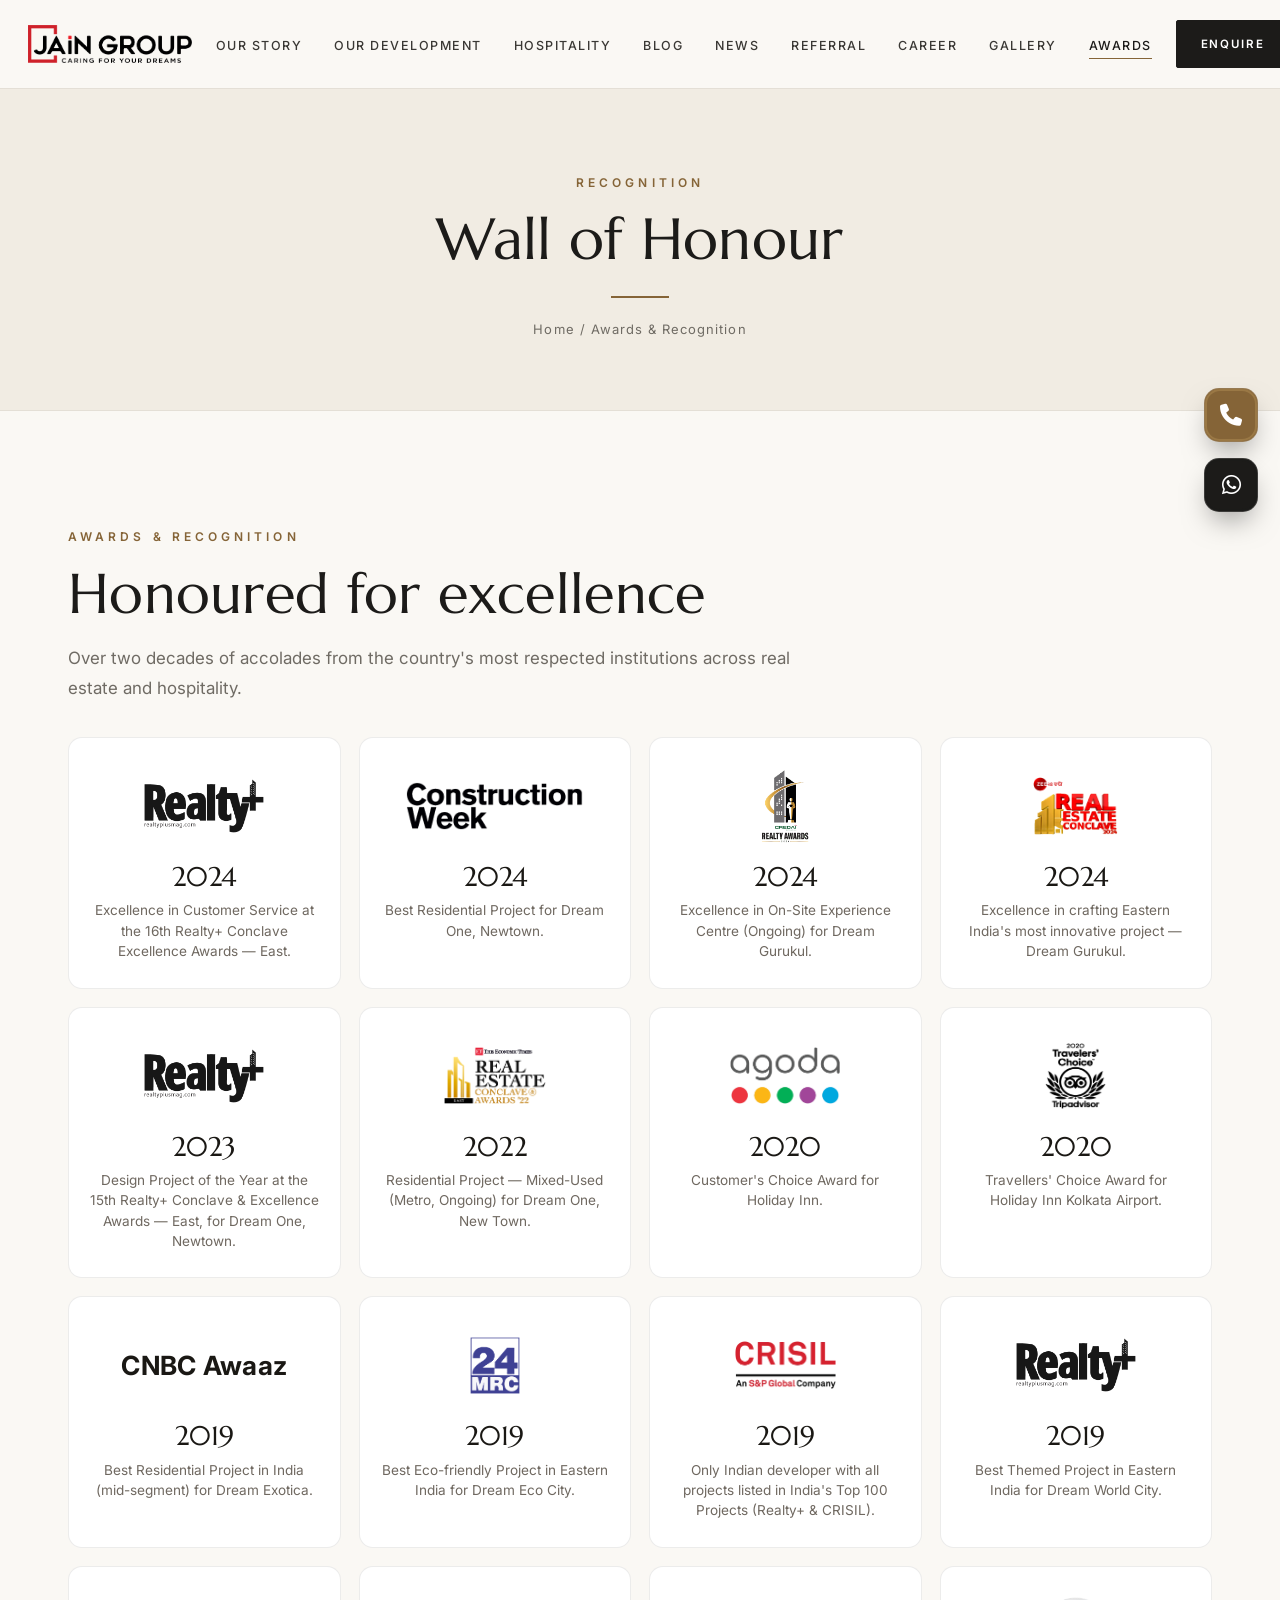
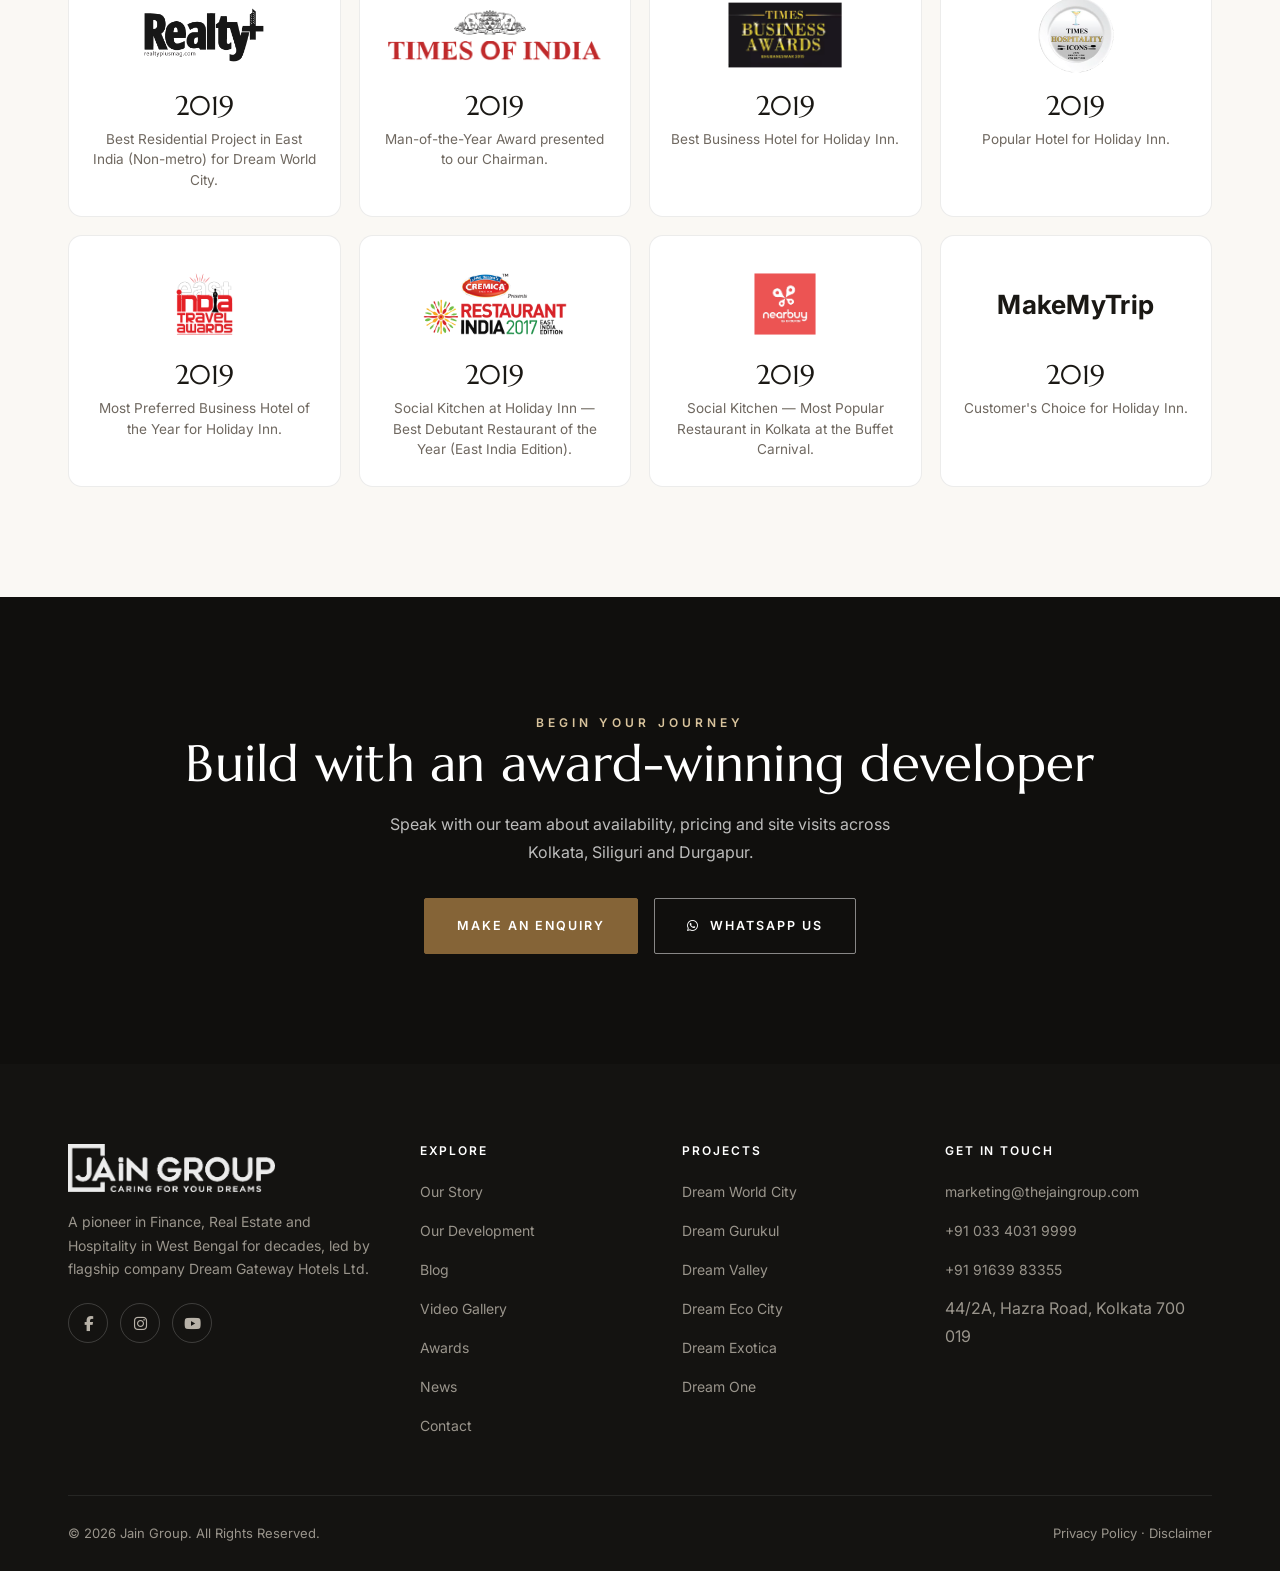
<file: awards.html>
<!DOCTYPE html>
<html lang="en">
<head>
<meta charset="UTF-8">
<meta name="viewport" content="width=device-width, initial-scale=1">
<title>Awards &amp; Recognition | The Jain Group</title>
<meta name="description" content="The Jain Group's Wall of Honour — awards and recognitions across real estate and hospitality from CRISIL, CNBC, Realty+, ET, CREDAI and more.">
<link rel="preconnect" href="https://fonts.googleapis.com">
<link rel="preconnect" href="https://fonts.gstatic.com" crossorigin>
<link href="https://fonts.googleapis.com/css2?family=Marcellus&family=Inter:wght@400;500;600&display=swap" rel="stylesheet">
<link rel="stylesheet" href="https://cdnjs.cloudflare.com/ajax/libs/font-awesome/6.5.1/css/all.min.css">
<link rel="icon" type="image/png" href="favicon.png">
<meta name="author" content="The Jain Group">
<meta name="robots" content="index, follow, max-image-preview:large">
<meta name="keywords" content="Jain Group awards, CRISIL award, CNBC award, Realty Plus award, real estate awards Kolkata, best developer East India">
<link rel="canonical" href="https://thejaingroup.com/awards.html">
<meta property="og:type" content="website">
<meta property="og:site_name" content="The Jain Group">
<meta property="og:title" content="Awards &amp; Recognition | The Jain Group Wall of Honour">
<meta property="og:description" content="Two decades of accolades for the Jain Group from CRISIL, CNBC, Realty+, ET, CREDAI and more across real estate and hospitality.">
<meta property="og:url" content="https://thejaingroup.com/awards.html">
<meta property="og:image" content="https://thejaingroup.com/images/Dream%20One%201.jpg">
<meta name="twitter:card" content="summary_large_image">
<meta name="twitter:title" content="Awards &amp; Recognition | The Jain Group">
<meta name="twitter:description" content="The Jain Group's Wall of Honour — awards across real estate and hospitality.">
<meta name="twitter:image" content="https://thejaingroup.com/images/Dream%20One%201.jpg">
<script type="application/ld+json">{"@context":"https://schema.org","@type":"BreadcrumbList","itemListElement":[{"@type":"ListItem","position":1,"name":"Home","item":"https://thejaingroup.com/"},{"@type":"ListItem","position":2,"name":"Awards","item":"https://thejaingroup.com/awards.html"}]}</script>
<link rel="stylesheet" href="style.css">
<style>
  .honour-grid{display:grid;grid-template-columns:repeat(4,1fr);gap:18px;}
  .honour-card{background:#fff;border:1px solid rgba(20,16,10,.08);border-radius:14px;padding:26px 20px;text-align:center;transition:transform .4s ease,box-shadow .4s ease;}
  .honour-card:hover{transform:translateY(-5px);box-shadow:0 26px 52px -30px rgba(20,16,10,.42);}
  .honour-card .hlogo{height:84px;display:flex;align-items:center;justify-content:center;margin-bottom:16px;}
  .honour-card .hlogo img{height:48px;width:auto;max-width:185px;object-fit:contain;}
  .honour-card .hlogo img[src*="Awards-12.png"]{height:54px;}
  .honour-card .hlogo img[src*="Awards-13.png"]{height:54px;max-width:215px;}
  .honour-card .hlogo img[src*="Awards-18.png"],
  .honour-card .hlogo img[src*="Awards-08.png"],
  .honour-card .hlogo img[src*="Awards-20.png"]{height:57px;}
  .honour-card .hlogo img[src*="Awards-23.png"]{height:58px;}
  .honour-card .hlogo img[src*="Awards-14.png"],
  .honour-card .hlogo img[src*="Awards-10.png"],
  .honour-card .hlogo img[src*="Awards-16.png"]{height:62px;}
  .honour-card .hlogo img[src*="Awards-19.png"],
  .honour-card .hlogo img[src*="Awards-15.png"]{height:66px;}
  .honour-card .hlogo img[src*="Awards-22.png"]{height:74px;}
  .honour-card .hlogo img[src*="Awards-17.png"]{height:76px;}
  .honour-card .hlogo .wm{font-weight:700;font-size:1.65rem;color:#1a1814;letter-spacing:.01em;}
  .honour-card .yr{font-family:'Marcellus',serif;font-size:1.7rem;line-height:1;color:#1a1814;}
  .honour-card .desc{font-size:.85rem;line-height:1.5;color:#6f6860;margin-top:9px;}
  @media(max-width:1024px){.honour-grid{grid-template-columns:repeat(3,1fr);}}
  @media(max-width:760px){.honour-grid{grid-template-columns:repeat(2,1fr);gap:14px;}}
  @media(max-width:460px){.honour-grid{grid-template-columns:1fr;}}
</style>
</head>
<body>
<header class="site-header">
  <div class="container nav">
    <a href="index.html" class="brand" aria-label="Jain Group Home"><img src="logo.png" alt="The Jain Group"></a>
    <nav><ul class="nav-links">
      <li><a href="our-story.html">Our Story</a></li>
      <li><a href="our-development.html">Our Development</a></li>
      <li><a href="hospitality.html">Hospitality</a></li>
      <li><a href="blog.html">Blog</a></li>
      <li><a href="news.html">News</a></li>
      <li><a href="referral.html">Referral</a></li>
      <li><a href="career.html">Career</a></li>
      <li><a href="video-gallery.html">Gallery</a></li>
    <li><a href="awards.html" class="active">Awards</a></li></ul></nav>
    <div class="nav-cta"><a href="contact.html" class="btn btn--solid btn--sm">Enquire</a><button class="nav-toggle" aria-label="Menu"><span></span><span></span><span></span></button></div>
  </div>
</header>
<main id="main">
<section class="page-intro">
  <div class="container">
    <span class="eyebrow">Recognition</span>
    <h1>Wall of Honour</h1>
    <div class="divider"></div>
    <div class="breadcrumb"><a href="index.html">Home</a> / Awards &amp; Recognition</div>
  </div>
</section>

<section class="section">
  <div class="container">
    <div class="section-head reveal" style="margin-bottom:34px;">
      <span class="eyebrow">Awards &amp; Recognition</span>
      <h2>Honoured for excellence</h2>
      <p>Over two decades of accolades from the country's most respected institutions across real estate and hospitality.</p>
    </div>
    <div class="honour-grid">
      <div class="honour-card reveal"><div class="hlogo"><img src="images/Awards-12.png" alt="Realty+"></div><div class="yr">2024</div><div class="desc">Excellence in Customer Service at the 16th Realty+ Conclave Excellence Awards — East.</div></div>
      <div class="honour-card reveal"><div class="hlogo"><img src="images/Awards-21.png" alt="Construction Week"></div><div class="yr">2024</div><div class="desc">Best Residential Project for Dream One, Newtown.</div></div>
      <div class="honour-card reveal"><div class="hlogo"><img src="images/Awards-22.png" alt="CREDAI Bengal Realty Awards"></div><div class="yr">2024</div><div class="desc">Excellence in On-Site Experience Centre (Ongoing) for Dream Gurukul.</div></div>
      <div class="honour-card reveal"><div class="hlogo"><img src="images/Awards-23.png" alt="Zee 24 Ghanta Conclave"></div><div class="yr">2024</div><div class="desc">Excellence in crafting Eastern India's most innovative project — Dream Gurukul.</div></div>
      <div class="honour-card reveal"><div class="hlogo"><img src="images/Awards-12.png" alt="Realty+"></div><div class="yr">2023</div><div class="desc">Design Project of the Year at the 15th Realty+ Conclave &amp; Excellence Awards — East, for Dream One, Newtown.</div></div>
      <div class="honour-card reveal"><div class="hlogo"><img src="images/Awards-20.png" alt="ET Real Estate Conclave"></div><div class="yr">2022</div><div class="desc">Residential Project — Mixed-Used (Metro, Ongoing) for Dream One, New Town.</div></div>
      <div class="honour-card reveal"><div class="hlogo"><img src="images/Awards-18.png" alt="Agoda"></div><div class="yr">2020</div><div class="desc">Customer's Choice Award for Holiday Inn.</div></div>
      <div class="honour-card reveal"><div class="hlogo"><img src="images/Awards-19.png" alt="Tripadvisor"></div><div class="yr">2020</div><div class="desc">Travellers' Choice Award for Holiday Inn Kolkata Airport.</div></div>
      <div class="honour-card reveal"><div class="hlogo"><span class="wm">CNBC Awaaz</span></div><div class="yr">2019</div><div class="desc">Best Residential Project in India (mid-segment) for Dream Exotica.</div></div>
      <div class="honour-card reveal"><div class="hlogo"><img src="images/Awards-08.png" alt="24 MRC"></div><div class="yr">2019</div><div class="desc">Best Eco-friendly Project in Eastern India for Dream Eco City.</div></div>
      <div class="honour-card reveal"><div class="hlogo"><img src="images/Awards-09.png" alt="CRISIL"></div><div class="yr">2019</div><div class="desc">Only Indian developer with all projects listed in India's Top 100 Projects (Realty+ &amp; CRISIL).</div></div>
      <div class="honour-card reveal"><div class="hlogo"><img src="images/Awards-12.png" alt="Realty+"></div><div class="yr">2019</div><div class="desc">Best Themed Project in Eastern India for Dream World City.</div></div>
      <div class="honour-card reveal"><div class="hlogo"><img src="images/Awards-12.png" alt="Realty+"></div><div class="yr">2019</div><div class="desc">Best Residential Project in East India (Non-metro) for Dream World City.</div></div>
      <div class="honour-card reveal"><div class="hlogo"><img src="images/Awards-13.png" alt="Times of India"></div><div class="yr">2019</div><div class="desc">Man-of-the-Year Award presented to our Chairman.</div></div>
      <div class="honour-card reveal"><div class="hlogo"><img src="images/Awards-15.png" alt="Times Business Awards"></div><div class="yr">2019</div><div class="desc">Best Business Hotel for Holiday Inn.</div></div>
      <div class="honour-card reveal"><div class="hlogo"><img src="images/Awards-17.png" alt="Times Hospitality Icons"></div><div class="yr">2019</div><div class="desc">Popular Hotel for Holiday Inn.</div></div>
      <div class="honour-card reveal"><div class="hlogo"><img src="images/Awards-14.png" alt="East India Travel Awards"></div><div class="yr">2019</div><div class="desc">Most Preferred Business Hotel of the Year for Holiday Inn.</div></div>
      <div class="honour-card reveal"><div class="hlogo"><img src="images/Awards-10.png" alt="Restaurant India"></div><div class="yr">2019</div><div class="desc">Social Kitchen at Holiday Inn — Best Debutant Restaurant of the Year (East India Edition).</div></div>
      <div class="honour-card reveal"><div class="hlogo"><img src="images/Awards-16.png" alt="nearbuy"></div><div class="yr">2019</div><div class="desc">Social Kitchen — Most Popular Restaurant in Kolkata at the Buffet Carnival.</div></div>
      <div class="honour-card reveal"><div class="hlogo"><span class="wm">MakeMyTrip</span></div><div class="yr">2019</div><div class="desc">Customer's Choice for Holiday Inn.</div></div>
    </div>
  </div>
</section>

<section class="section section--ink cta-band" style="background:#100f0d;">
  <div class="container">
    <span class="eyebrow reveal" style="color:#d8c39c;">Begin your journey</span>
    <h2 class="reveal">Build with an award-winning developer</h2>
    <p class="reveal">Speak with our team about availability, pricing and site visits across Kolkata, Siliguri and Durgapur.</p>
    <div class="actions reveal"><a href="contact.html" class="btn btn--gold">Make an Enquiry</a><a href="https://wa.me/919163983355?text=Interested%20in%20Jain%20Group" target="_blank" rel="noopener" class="btn btn--ghost-light"><i class="fa-brands fa-whatsapp"></i> WhatsApp Us</a></div>
  </div>
</section>

</main>
<footer class="site-footer">
  <div class="container">
    <div class="footer-top">
      <div>
        <img class="f-logo" src="logo.png" alt="The Jain Group">
        <p>A pioneer in Finance, Real Estate and Hospitality in West Bengal for decades, led by flagship company Dream Gateway Hotels Ltd.</p>
        <div class="social-row">
          <a href="https://www.facebook.com/thejaingroup/" target="_blank" rel="noopener" aria-label="Facebook"><i class="fa-brands fa-facebook-f"></i></a>
          <a href="https://www.instagram.com/jaingroupofficial/" target="_blank" rel="noopener" aria-label="Instagram"><i class="fa-brands fa-instagram"></i></a>
          <a href="https://www.youtube.com/user/marketing2014/videos" target="_blank" rel="noopener" aria-label="YouTube"><i class="fa-brands fa-youtube"></i></a>
        </div>
      </div>
      <div class="footer-col"><h4>Explore</h4><ul><li><a href="our-story.html">Our Story</a></li><li><a href="our-development.html">Our Development</a></li><li><a href="blog.html">Blog</a></li><li><a href="video-gallery.html">Video Gallery</a></li><li><a href="awards.html">Awards</a></li><li><a href="news.html">News</a></li><li><a href="contact.html">Contact</a></li></ul></div>
      <div class="footer-col"><h4>Projects</h4><ul><li><a href="our-development.html">Dream World City</a></li><li><a href="our-development.html">Dream Gurukul</a></li><li><a href="our-development.html">Dream Valley</a></li><li><a href="our-development.html">Dream Eco City</a></li><li><a href="our-development.html">Dream Exotica</a></li><li><a href="our-development.html">Dream One</a></li></ul></div>
      <div class="footer-col"><h4>Get in touch</h4><ul><li><a href="mailto:marketing@thejaingroup.com">marketing@thejaingroup.com</a></li><li><a href="tel:03340319999">+91 033 4031 9999</a></li><li><a href="tel:9163983355">+91 91639 83355</a></li><li>44/2A, Hazra Road, Kolkata 700 019</li></ul></div>
    </div>
    <div class="footer-bottom"><div>© <span id="yr"></span> Jain Group. All Rights Reserved.</div><div><a href="privacy-policy.html">Privacy Policy</a> · <a href="disclaimer.html">Disclaimer</a></div></div>
  </div>
</footer>

<div class="fab-stack">
  <a class="fab fab--call" href="tel:9163983355" aria-label="Call us"><i class="fa-solid fa-phone"></i></a>
  <a class="fab fab--wa" href="https://wa.me/919163983355?text=Interested%20in%20Jain%20Group" target="_blank" rel="noopener" aria-label="WhatsApp"><i class="fa-brands fa-whatsapp"></i></a>
</div>

<script>document.getElementById('yr').textContent=new Date().getFullYear();</script>
<script src="script.js"></script>
</body>
</html>
</file>
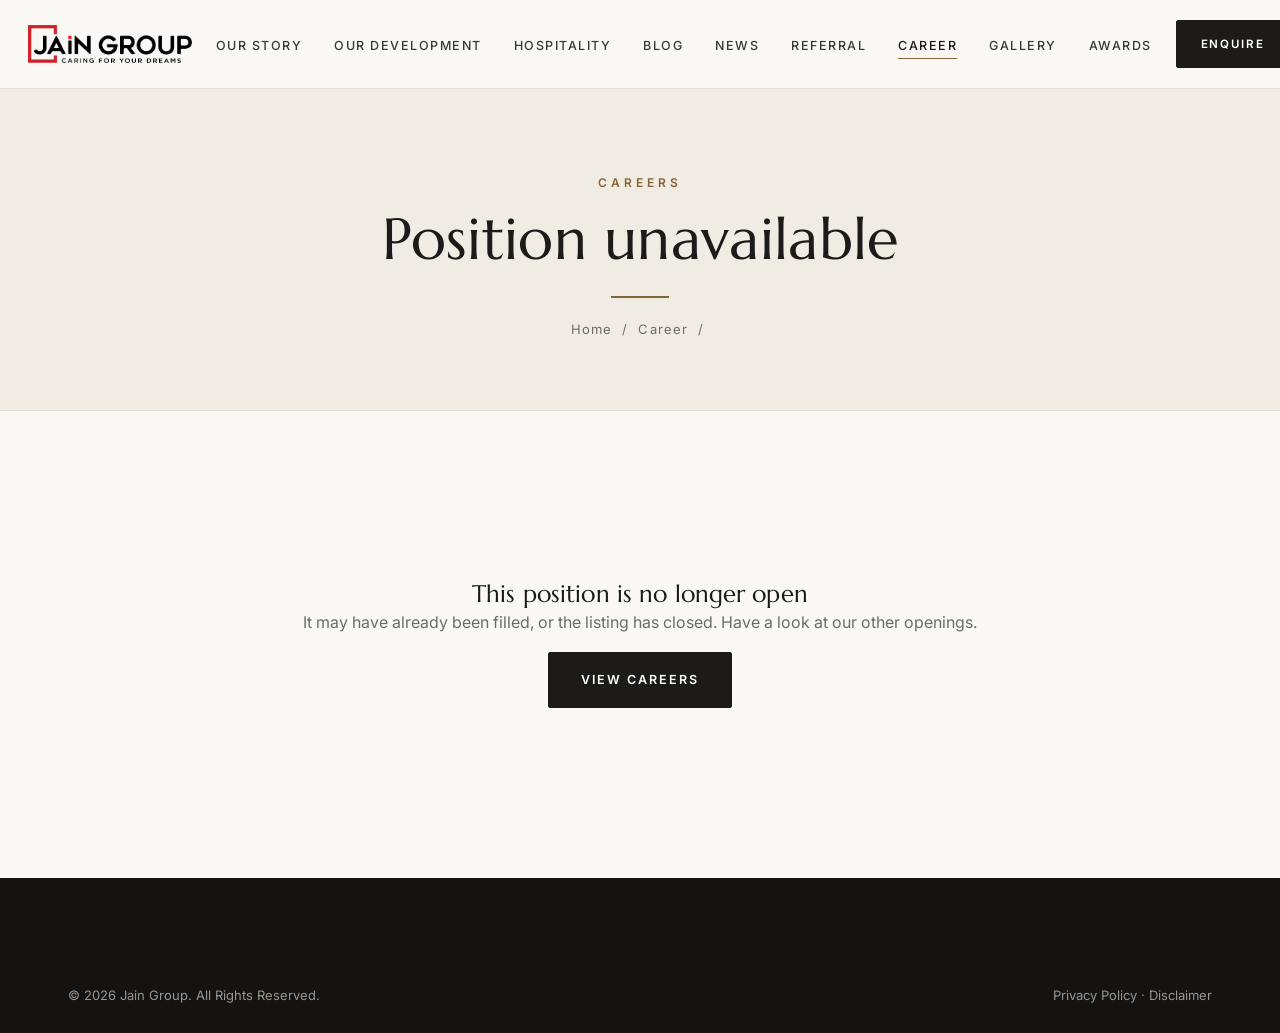
<file: career-position.html>
<!DOCTYPE html>
<html lang="en">
<head>
<meta charset="UTF-8">
<meta name="viewport" content="width=device-width, initial-scale=1">
<title>Careers | The Jain Group</title>
<meta name="description" content="Open positions at the Jain Group — apply directly online.">
<link rel="preconnect" href="https://fonts.googleapis.com">
<link rel="preconnect" href="https://fonts.gstatic.com" crossorigin>
<link href="https://fonts.googleapis.com/css2?family=Marcellus&family=Inter:wght@400;500;600&display=swap" rel="stylesheet">
<link rel="stylesheet" href="https://cdnjs.cloudflare.com/ajax/libs/font-awesome/6.5.1/css/all.min.css">
<link rel="icon" type="image/png" href="favicon.png">
<meta name="robots" content="noindex, follow">
<link rel="stylesheet" href="style.css">
<style>
  /* This page renders ONE position, whichever ?slug= names — there is no per-position file to
     create or deploy; sharing a different slug is what makes it a "different page" for a
     candidate, the same way test-take.html serves any test from one file via ?a=. */
  .jd-block{margin:0 0 28px}
  .jd-block h3{font-size:16px;margin:0 0 8px;color:var(--gold-deep,#8a6d3b)}
  .jd-block ul{margin:0;padding-left:20px}
  .jd-block li{margin-bottom:6px;color:var(--muted,#5a5a5a)}
  .field-error{color:#b3261e;font-size:12px;margin-top:4px}
  .invalid input,.invalid select{border-color:#b3261e}
  .gone-msg{text-align:center;padding:60px 20px}
</style>
</head>
<body>
<header class="site-header">
  <div class="container nav">
    <a href="index.html" class="brand" aria-label="Jain Group — Home"><img src="logo.png" alt="The Jain Group"></a>
    <nav><ul class="nav-links">
      <li><a href="our-story.html">Our Story</a></li>
      <li><a href="our-development.html">Our Development</a></li>
      <li><a href="hospitality.html">Hospitality</a></li>
      <li><a href="blog.html">Blog</a></li>
      <li><a href="news.html">News</a></li>
      <li><a href="referral.html">Referral</a></li>
      <li><a href="career.html" class="active">Career</a></li>
      <li><a href="video-gallery.html">Gallery</a></li>
      <li><a href="awards.html">Awards</a></li></ul></nav>
    <div class="nav-cta"><a href="contact.html" class="btn btn--solid btn--sm">Enquire</a><button class="nav-toggle" aria-label="Menu"><span></span><span></span><span></span></button></div>
  </div>
</header>
<main id="main">
<section class="page-intro">
  <div class="container">
    <span class="eyebrow">Careers</span>
    <h1 id="posTitle">Loading…</h1>
    <div class="divider"></div>
    <div class="breadcrumb"><a href="index.html">Home</a> &nbsp;/&nbsp; <a href="career.html">Career</a> &nbsp;/&nbsp; <span id="posCrumb"></span></div>
  </div>
</section>

<section class="section" id="jdSection" style="display:none">
  <div class="container">
    <div class="grid" style="grid-template-columns:1fr;gap:6px;margin-bottom:24px" id="posMeta"></div>
    <div class="jd-block"><h3>About the Role</h3><p id="posSummary" style="color:var(--muted,#5a5a5a)"></p></div>
    <div class="jd-block" id="posRespBlock"><h3>Key Responsibilities</h3><ul id="posResp"></ul></div>
    <div class="jd-block" id="posQualBlock"><h3>What We're Looking For</h3><ul id="posQual"></ul></div>
  </div>
</section>

<section class="section section--paper2" id="applySection" style="display:none">
  <div class="container" style="max-width:640px">
    <div class="section-head" style="margin-bottom:24px"><span class="eyebrow">Apply Now</span><h2>Submit your application</h2></div>
    <form id="applyForm" novalidate>
      <div class="form-row">
        <div class="field"><label for="fn">First Name *</label><input type="text" id="fn" required></div>
        <div class="field"><label for="ln">Last Name *</label><input type="text" id="ln" required></div>
      </div>
      <div class="form-row">
        <div class="field"><label for="em">Email *</label><input type="email" id="em" required></div>
        <div class="field"><label for="ph">Phone *</label><input type="tel" id="ph" required></div>
      </div>
      <div class="field"><label for="src">How did you hear about this opening? *</label>
        <!-- These four are only what shows before the real list arrives. HR keeps the list in
             JAIN-E and it comes back with the position, so a channel they add there appears here
             the next time this page is opened. Hard-coding it is how the site spent weeks
             offering four names while HR had seven. -->
        <select id="src" required>
          <option value="">Select an option</option>
          <option>LinkedIn</option><option>Naukri</option><option>Indeed</option>
          <option>Internshala</option>
          <option value="__other">Other</option>
        </select>
        <!-- "Other" on its own tells HR nothing. Picking it opens a box, and whatever is typed
             there is what gets stored, so it shows up by name in the Interviews Source list
             instead of as one more anonymous "Other". -->
        <input type="text" id="srcOther" placeholder="Please tell us where"
               maxlength="60" autocomplete="off"
               style="display:none;margin-top:8px">
      </div>
      <div class="field"><label for="cv">Resume (PDF, DOC, DOCX, RTF or ODT, max 8MB) *</label><input type="file" id="cv" accept=".pdf,.doc,.docx,.rtf,.odt" required></div>
      <input type="text" id="website" name="website" style="position:absolute;left:-9999px" tabindex="-1" autocomplete="off">
      <button type="submit" class="btn btn--solid" id="applyBtn" style="width:100%;justify-content:center">Submit Application</button>
      <p id="applyMsg" style="margin-top:14px;text-align:center"></p>
    </form>
  </div>
</section>

<section class="section" id="goneSection" style="display:none">
  <div class="container gone-msg">
    <h2>This position is no longer open</h2>
    <p style="color:var(--muted,#5a5a5a)">It may have already been filled, or the listing has closed. Have a look at our other openings.</p>
    <a href="career.html" class="btn btn--solid" style="margin-top:16px">View Careers</a>
  </div>
</section>
</main>
<footer class="site-footer">
  <div class="container">
    <div class="footer-bottom"><div>© <span id="yr"></span> Jain Group. All Rights Reserved.</div><div><a href="privacy-policy.html">Privacy Policy</a> · <a href="disclaimer.html">Disclaimer</a></div></div>
  </div>
</footer>
<script>document.getElementById('yr').textContent=new Date().getFullYear();</script>
<script>
const FN_BASE = 'https://rkxsgtauigjrpcjkmccu.supabase.co/functions/v1/career-apply';
const slug = new URLSearchParams(location.search).get('slug') || '';

function esc(s){ return String(s==null?'':s).replace(/[&<>"]/g, c => ({'&':'&amp;','<':'&lt;','>':'&gt;','"':'&quot;'}[c])); }
function showGone(){
  document.getElementById('jdSection').style.display='none';
  document.getElementById('applySection').style.display='none';
  document.getElementById('goneSection').style.display='';
  document.getElementById('posTitle').textContent='Position unavailable';
}

async function loadPosition(){
  if(!slug){ showGone(); return; }
  let data;
  try{
    const r = await fetch(FN_BASE, { method:'POST', headers:{'Content-Type':'application/json'}, body: JSON.stringify({action:'position', slug}) });
    data = await r.json();
    if(!r.ok || data.error || !data.position) { showGone(); return; }
  }catch(_){ showGone(); return; }

  fillSources(data.sources);

  const p = data.position;
  document.getElementById('posTitle').textContent = p.job_title || 'Open Position';
  document.getElementById('posCrumb').textContent = p.job_title || '';
  document.title = (p.job_title||'Careers') + ' | The Jain Group';

  const meta = [
    p.department ? ('<div><i class="fa-solid fa-building" style="width:18px;color:var(--gold-deep,#8a6d3b)"></i> '+esc(p.department)+'</div>') : '',
    p.location ? ('<div><i class="fa-solid fa-location-dot" style="width:18px;color:var(--gold-deep,#8a6d3b)"></i> '+esc(p.location)+'</div>') : '',
    p.experience ? ('<div><i class="fa-solid fa-briefcase" style="width:18px;color:var(--gold-deep,#8a6d3b)"></i> '+esc(p.experience)+' experience</div>') : '',
    p.vacancies ? ('<div><i class="fa-solid fa-users" style="width:18px;color:var(--gold-deep,#8a6d3b)"></i> '+esc(p.vacancies)+' opening(s)</div>') : ''
  ].filter(Boolean).join('');
  document.getElementById('posMeta').innerHTML = meta;
  document.getElementById('posSummary').textContent = p.summary || '';

  const respList = Array.isArray(p.responsibilities) ? p.responsibilities : [];
  if(respList.length){
    document.getElementById('posResp').innerHTML = respList.map(r=>'<li>'+esc((r&&(r.label?r.label+': ':'')+(r.detail||''))||r)+'</li>').join('');
  } else { document.getElementById('posRespBlock').style.display='none'; }

  const q = p.qualifications || {};
  const qLines = [];
  if(q.education) qLines.push('Education: '+q.education);
  if(q.experience) qLines.push('Experience: '+q.experience);
  if(Array.isArray(q.skills)&&q.skills.length) qLines.push('Skills: '+q.skills.join(', '));
  if(Array.isArray(q.personal_attributes)&&q.personal_attributes.length) qLines.push('Attributes: '+q.personal_attributes.join(', '));
  if(qLines.length){ document.getElementById('posQual').innerHTML = qLines.map(l=>'<li>'+esc(l)+'</li>').join(''); }
  else { document.getElementById('posQualBlock').style.display='none'; }

  document.getElementById('jdSection').style.display='';
  document.getElementById('applySection').style.display='';
}

/* HR's list, with "Other" put back on the end afterwards. "Other" is not one of HR's sources and
   is not stored as one - it is only the way to say "none of these", and what gets typed into the
   box it opens is what is recorded. */
function fillSources(list){
  var sel = document.getElementById('src');
  if(!sel || !Array.isArray(list) || !list.length) return;   // keep the built-in four if the list did not arrive
  var keep = sel.value;
  sel.innerHTML = '<option value="">Select an option</option>';
  list.forEach(function(name){
    var o = document.createElement('option');
    o.textContent = name; o.value = name;
    sel.appendChild(o);
  });
  var other = document.createElement('option');
  other.value = '__other'; other.textContent = 'Other';
  sel.appendChild(other);
  if(keep) sel.value = keep;
  srcToggle();
}

/* Wired here, at the top level of the script, rather than inside loadPosition() - that function
   returns early when a slug is missing or the post has closed, and anything wired after the
   return is simply never wired. */
function srcToggle(){
  var sel = document.getElementById('src'), box = document.getElementById('srcOther');
  if(!sel || !box) return;
  var other = sel.value === '__other';
  box.style.display = other ? 'block' : 'none';   // 'block', not '' - '' hands it back to the stylesheet
  if(!other) box.value = '';
}
if(document.getElementById('src')) document.getElementById('src').addEventListener('change', srcToggle);

document.getElementById('applyForm').addEventListener('submit', async function(e){
  e.preventDefault();
  const btn = document.getElementById('applyBtn');
  const msg = document.getElementById('applyMsg');
  msg.textContent=''; msg.style.color='';

  const cvInput = document.getElementById('cv');
  const file = cvInput.files[0];
  if(!file){ msg.textContent='Please attach your resume.'; msg.style.color='#b3261e'; return; }

  // Picking "Other" and leaving the box empty would store the literal "__other", so it is asked for.
  var srcSel = document.getElementById('src'), srcBox = document.getElementById('srcOther');
  var source = srcSel.value;
  // Every field is required (27 Oct 2026), this one included - HR reads it to see which channel works.
  if(!source){ msg.textContent='Please tell us how you heard about this opening.'; msg.style.color='#b3261e'; srcSel.focus(); return; }
  if(source === '__other'){
    source = (srcBox.value || '').trim().replace(/\s+/g, ' ');
    if(!source){ msg.textContent='Please tell us where you heard about this opening.'; msg.style.color='#b3261e'; srcBox.focus(); return; }
  }

  btn.disabled = true; btn.textContent = 'Uploading resume…';
  try{
    const fd = new FormData();
    fd.append('slug', slug);
    fd.append('cv', file);
    const upRes = await fetch(FN_BASE, { method:'POST', body: fd });
    const upData = await upRes.json();
    if(!upRes.ok || upData.error){ throw new Error(upData.error || 'Could not upload your CV.'); }

    btn.textContent = 'Submitting…';
    const payload = {
      action:'submit', slug,
      first_name: document.getElementById('fn').value.trim(),
      last_name: document.getElementById('ln').value.trim(),
      email: document.getElementById('em').value.trim(),
      phone: document.getElementById('ph').value.trim(),
      source: source,
      storage_path: upData.storage_path,
      file_name: upData.file_name,
      website: document.getElementById('website').value // honeypot — real users leave it blank
    };
    const subRes = await fetch(FN_BASE, { method:'POST', headers:{'Content-Type':'application/json'}, body: JSON.stringify(payload) });
    const subData = await subRes.json();
    if(!subRes.ok || subData.error){ throw new Error(subData.error || 'Could not submit your application.'); }

    document.getElementById('applyForm').innerHTML = '<div style="text-align:center;padding:20px 0"><i class="fa-solid fa-circle-check" style="font-size:36px;color:#2e7d32;margin-bottom:12px"></i><p style="font-size:16px">'+esc(subData.message||'Thank you — your application has reached us.')+'</p></div>';
  }catch(err){
    msg.textContent = err.message || 'Something went wrong. Please try again.';
    msg.style.color = '#b3261e';
    btn.disabled = false; btn.textContent = 'Submit Application';
  }
});

loadPosition();
</script>
</body>
</html>
</file>
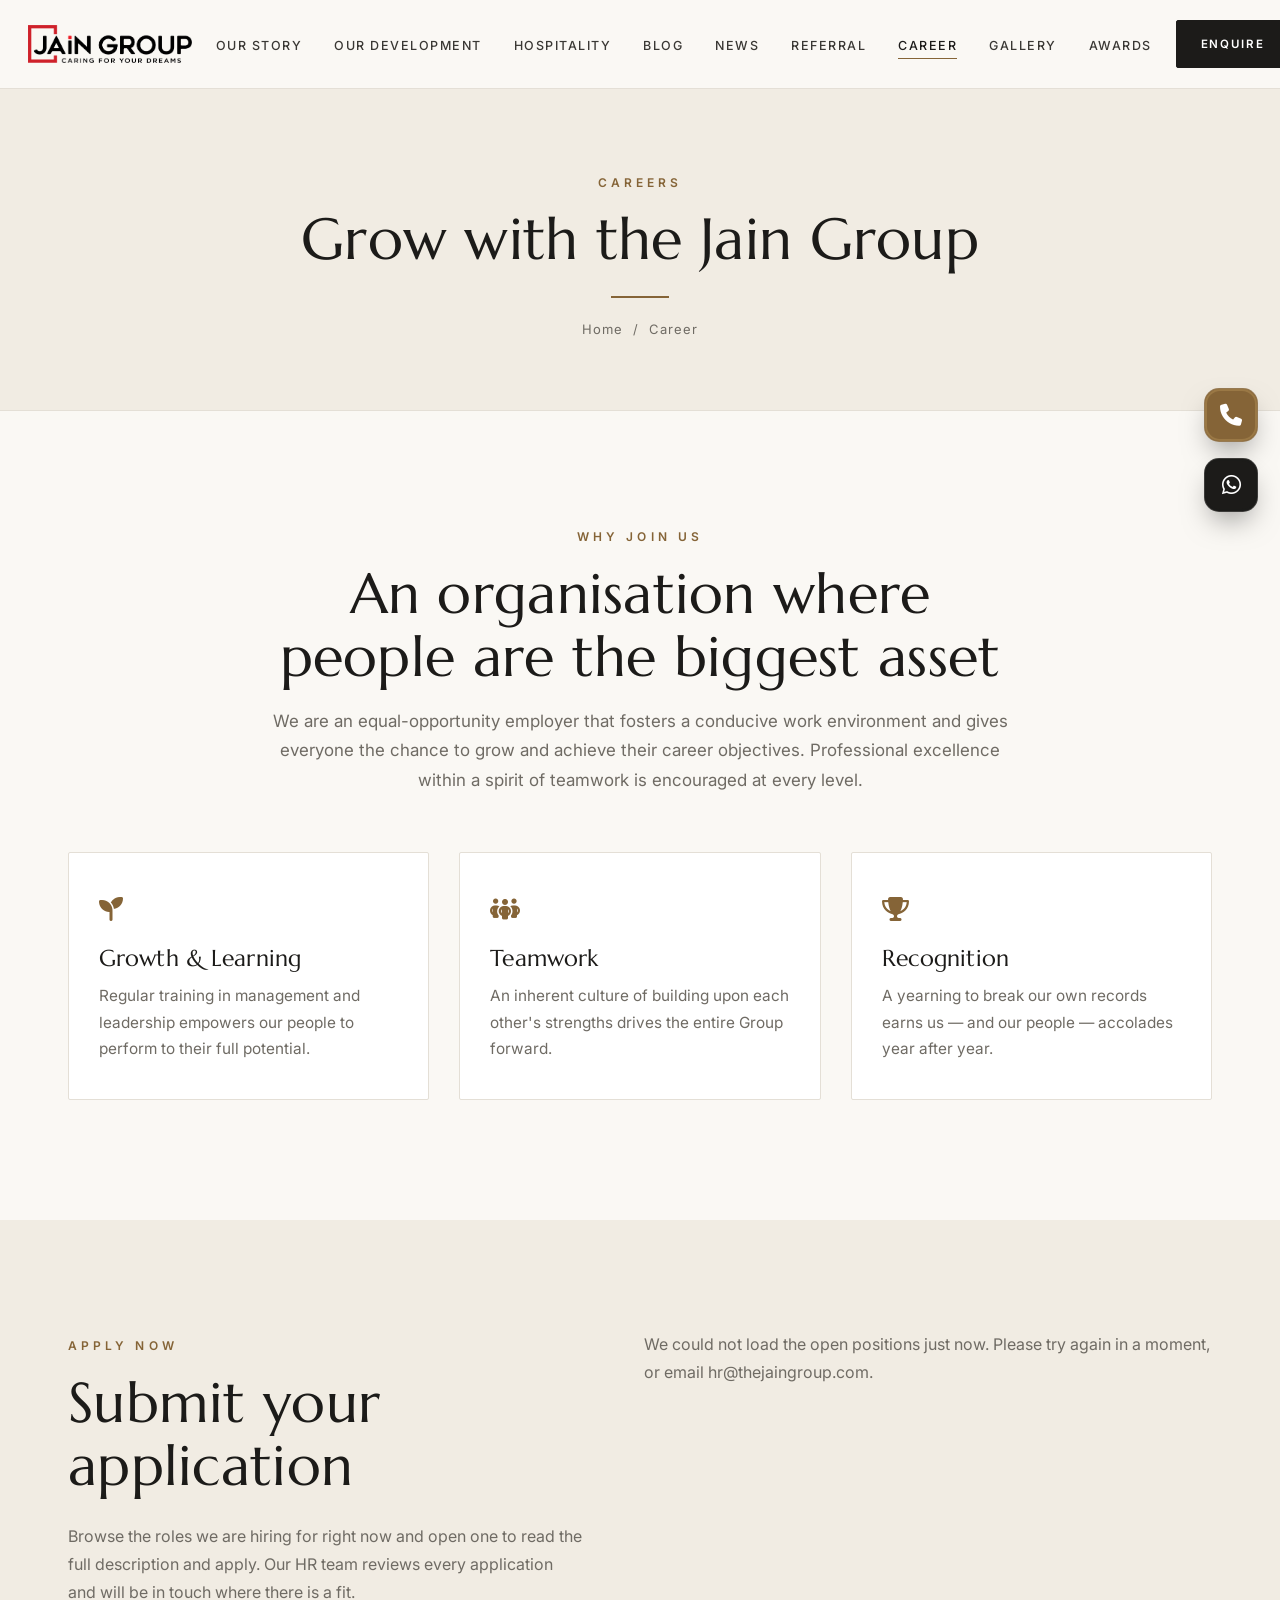
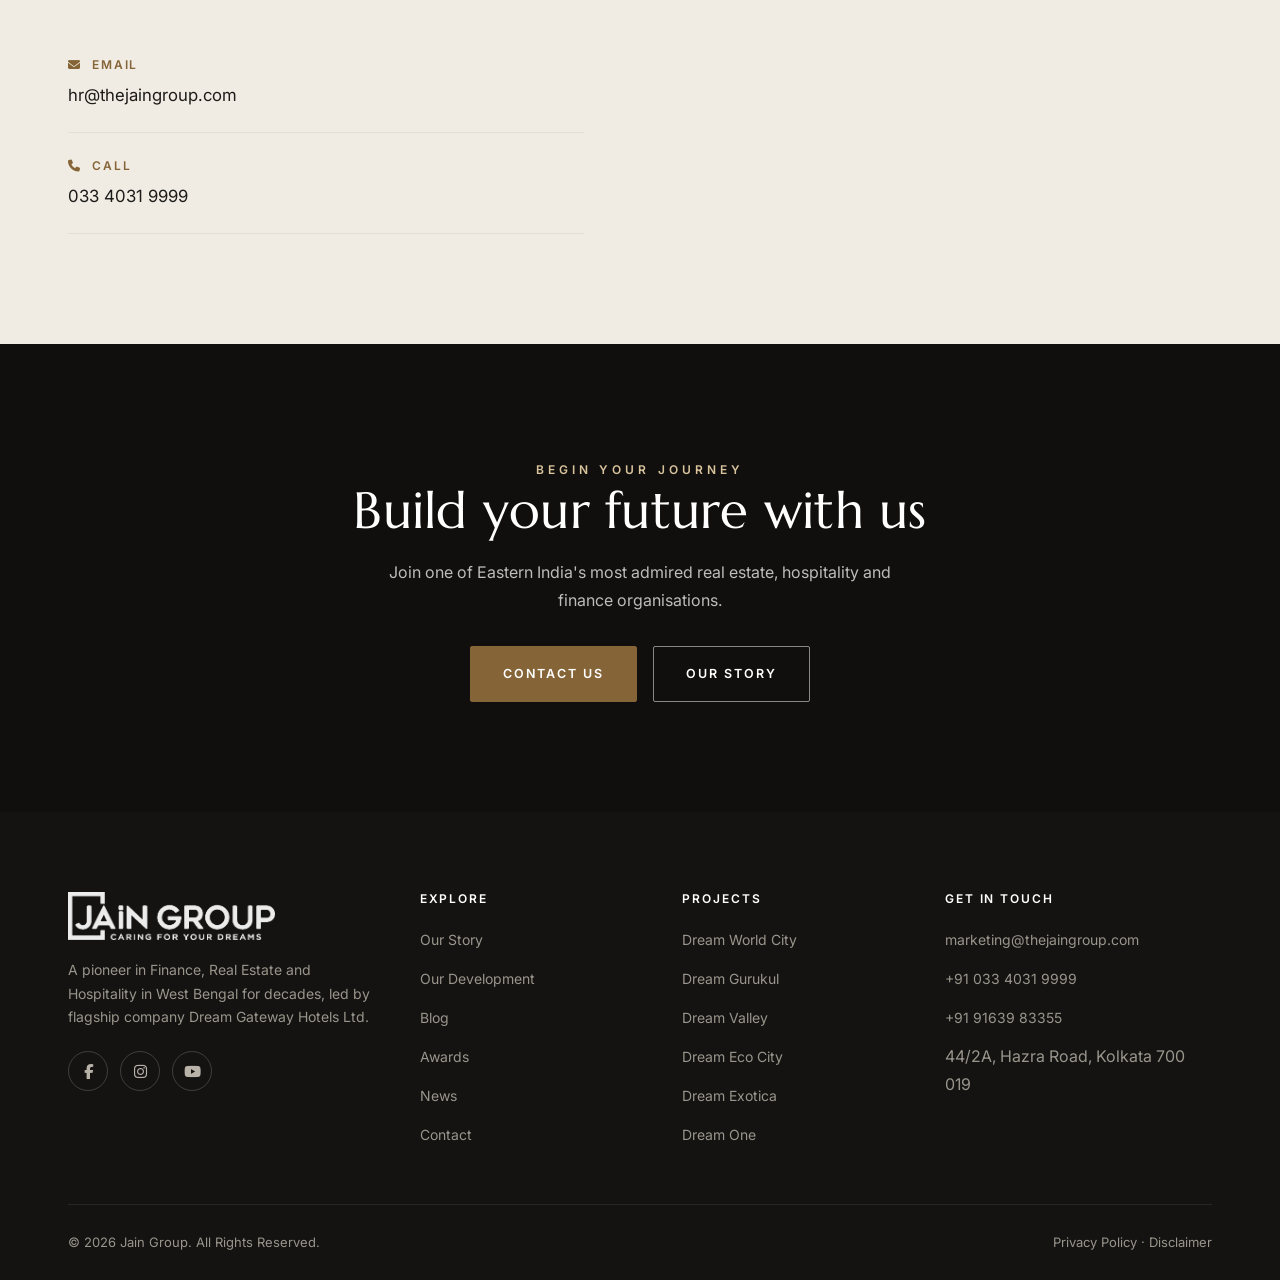
<file: career.html>
<!DOCTYPE html>
<html lang="en">
<head>
<meta charset="UTF-8">
<meta name="viewport" content="width=device-width, initial-scale=1">
<title>Career | The Jain Group</title>
<meta name="description" content="Build your career with the Jain Group — join one of Eastern India's most admired real estate, hospitality and finance organisations.">
<link rel="preconnect" href="https://fonts.googleapis.com">
<link rel="preconnect" href="https://fonts.gstatic.com" crossorigin>
<link href="https://fonts.googleapis.com/css2?family=Marcellus&family=Inter:wght@400;500;600&display=swap" rel="stylesheet">
<link rel="stylesheet" href="https://cdnjs.cloudflare.com/ajax/libs/font-awesome/6.5.1/css/all.min.css">
<link rel="icon" type="image/png" href="favicon.png">
<meta name="author" content="The Jain Group">
<meta name="robots" content="index, follow, max-image-preview:large">
<meta name="keywords" content="Jain Group careers, real estate jobs Kolkata, hospitality jobs Kolkata, work at Jain Group">
<link rel="canonical" href="https://thejaingroup.com/career.html">
<meta property="og:type" content="website">
<meta property="og:site_name" content="The Jain Group">
<meta property="og:title" content="Careers | Work with the Jain Group">
<meta property="og:description" content="Build your career with the Jain Group — join one of Eastern India's most admired real estate, hospitality and finance organisations.">
<meta property="og:url" content="https://thejaingroup.com/career.html">
<meta property="og:image" content="https://thejaingroup.com/images/Our%20Story.jpg">
<meta name="twitter:card" content="summary_large_image">
<meta name="twitter:title" content="Careers | The Jain Group">
<meta name="twitter:description" content="Join one of Eastern India's most admired groups.">
<meta name="twitter:image" content="https://thejaingroup.com/images/Our%20Story.jpg">
<script type="application/ld+json">{"@context":"https://schema.org","@type":"BreadcrumbList","itemListElement":[{"@type":"ListItem","position":1,"name":"Home","item":"https://thejaingroup.com/"},{"@type":"ListItem","position":2,"name":"Career","item":"https://thejaingroup.com/career.html"}]}</script>
<link rel="stylesheet" href="style.css">
</head>
<body>

<header class="site-header">
  <div class="container nav">
    <a href="index.html" class="brand" aria-label="Jain Group — Home"><img src="logo.png" alt="The Jain Group"></a>
    <nav><ul class="nav-links">
      <li><a href="our-story.html">Our Story</a></li>
      <li><a href="our-development.html">Our Development</a></li>
      <li><a href="hospitality.html">Hospitality</a></li>
      <li><a href="blog.html">Blog</a></li>
      <li><a href="news.html">News</a></li>
      <li><a href="referral.html">Referral</a></li>
      <li><a href="career.html" class="active">Career</a></li>
      <li><a href="video-gallery.html">Gallery</a></li>
    <li><a href="awards.html">Awards</a></li></ul></nav>
    <div class="nav-cta"><a href="contact.html" class="btn btn--solid btn--sm">Enquire</a><button class="nav-toggle" aria-label="Menu"><span></span><span></span><span></span></button></div>
  </div>
</header>
<main id="main">
<section class="page-intro">
  <div class="container">
    <span class="eyebrow">Careers</span>
    <h1>Grow with the Jain Group</h1>
    <div class="divider"></div>
    <div class="breadcrumb"><a href="index.html">Home</a> &nbsp;/&nbsp; Career</div>
  </div>
</section>

<section class="section">
  <div class="container">
    <div class="section-head center reveal">
      <span class="eyebrow">Why Join Us</span>
      <h2>An organisation where people are the biggest asset</h2>
      <p>We are an equal-opportunity employer that fosters a conducive work environment and gives everyone the chance to grow and achieve their career objectives. Professional excellence within a spirit of teamwork is encouraged at every level.</p>
    </div>
    <div class="grid grid-3" style="margin-bottom:10px;">
      <div class="value-card reveal"><div class="ic" style="font-size:24px;color:var(--gold-deep);margin-bottom:14px;"><i class="fa-solid fa-seedling"></i></div><h3>Growth &amp; Learning</h3><p>Regular training in management and leadership empowers our people to perform to their full potential.</p></div>
      <div class="value-card reveal"><div class="ic" style="font-size:24px;color:var(--gold-deep);margin-bottom:14px;"><i class="fa-solid fa-people-group"></i></div><h3>Teamwork</h3><p>An inherent culture of building upon each other's strengths drives the entire Group forward.</p></div>
      <div class="value-card reveal"><div class="ic" style="font-size:24px;color:var(--gold-deep);margin-bottom:14px;"><i class="fa-solid fa-trophy"></i></div><h3>Recognition</h3><p>A yearning to break our own records earns us — and our people — accolades year after year.</p></div>
    </div>
  </div>
</section>

<section class="section section--paper2">
  <div class="container contact-grid">
    <div class="contact-info reveal">
      <div class="section-head" style="margin-bottom:24px;"><span class="eyebrow">Apply Now</span><h2>Submit your application</h2></div>
      <p style="color:var(--muted);margin-bottom:26px;">Browse the roles we are hiring for right now and open one to read the full description and apply. Our HR team reviews every application and will be in touch where there is a fit.</p>
      <div class="ci-block"><div class="ci-label"><i class="fa-solid fa-envelope"></i> &nbsp;Email</div><div class="ci-value"><a href="mailto:hr@thejaingroup.com">hr@thejaingroup.com</a></div></div>
      <div class="ci-block"><div class="ci-label"><i class="fa-solid fa-phone"></i> &nbsp;Call</div><div class="ci-value"><a href="tel:03340319999">033 4031 9999</a></div></div>
    </div>

    <div class="reveal">
      <!-- THE OPEN POSITIONS, in place of a blank application form.

           The form that used to sit here asked for a name, a CV and a free-text "position you are
           applying for" - which meant somebody could apply for a role that was never open, and
           every application arrived needing a human to work out what it was for. Each position now
           has its own page with its own description, and applying happens there, against a real
           requisition. That is also what makes the application land in the right place by itself.

           The list is fetched, not written into this file, so a position opening or closing changes
           this page with no edit and no deploy. There is still no database key on this site: the
           career-apply function answers with the title, department, location, vacancies and the
           slug to open, and nothing else. -->
      <div id="openRoles" class="open-roles" aria-live="polite">
        <p style="color:var(--muted);">Loading open positions&hellip;</p>
      </div>
    </div>
  </div>
</section>

<section class="section section--ink cta-band" style="background:#100f0d;">
  <div class="container">
    <span class="eyebrow reveal" style="color:#d8c39c;">Begin your journey</span>
    <h2 class="reveal">Build your future with us</h2>
    <p class="reveal">Join one of Eastern India's most admired real estate, hospitality and finance organisations.</p>
    <div class="actions reveal"><a href="contact.html" class="btn btn--gold">Contact Us</a><a href="our-story.html" class="btn btn--ghost-light">Our Story</a></div>
  </div>
</section>

</main>
<footer class="site-footer">
  <div class="container">
    <div class="footer-top">
      <div>
        <img class="f-logo" src="logo.png" alt="The Jain Group">
        <p>A pioneer in Finance, Real Estate and Hospitality in West Bengal for decades, led by flagship company Dream Gateway Hotels Ltd.</p>
        <div class="social-row">
          <a href="https://www.facebook.com/thejaingroup/" target="_blank" rel="noopener" aria-label="Facebook"><i class="fa-brands fa-facebook-f"></i></a>
          <a href="https://www.instagram.com/jaingroupofficial/" target="_blank" rel="noopener" aria-label="Instagram"><i class="fa-brands fa-instagram"></i></a>
          <a href="https://www.youtube.com/user/marketing2014/videos" target="_blank" rel="noopener" aria-label="YouTube"><i class="fa-brands fa-youtube"></i></a>
        </div>
      </div>
      <div class="footer-col"><h4>Explore</h4><ul><li><a href="our-story.html">Our Story</a></li><li><a href="our-development.html">Our Development</a></li><li><a href="blog.html">Blog</a></li><li><a href="awards.html">Awards</a></li><li><a href="news.html">News</a></li><li><a href="contact.html">Contact</a></li></ul></div>
      <div class="footer-col"><h4>Projects</h4><ul>
        <li><a href="our-development.html">Dream World City</a></li>
        <li><a href="our-development.html">Dream Gurukul</a></li>
        <li><a href="our-development.html">Dream Valley</a></li>
        <li><a href="our-development.html">Dream Eco City</a></li>
        <li><a href="our-development.html">Dream Exotica</a></li>
        <li><a href="our-development.html">Dream One</a></li>
      </ul></div>
      <div class="footer-col"><h4>Get in touch</h4><ul><li><a href="mailto:marketing@thejaingroup.com">marketing@thejaingroup.com</a></li><li><a href="tel:03340319999">+91 033 4031 9999</a></li><li><a href="tel:9163983355">+91 91639 83355</a></li><li>44/2A, Hazra Road, Kolkata 700 019</li></ul></div>
    </div>
    <div class="footer-bottom"><div>© <span id="yr"></span> Jain Group. All Rights Reserved.</div><div><a href="privacy-policy.html">Privacy Policy</a> · <a href="disclaimer.html">Disclaimer</a></div></div>
  </div>
</footer>

<div class="fab-stack">
  <a class="fab fab--call" href="tel:9163983355" aria-label="Call us"><i class="fa-solid fa-phone"></i></a>
  <a class="fab fab--wa" href="https://wa.me/919163983355?text=Interested%20in%20Jain%20Group" target="_blank" rel="noopener" aria-label="WhatsApp"><i class="fa-brands fa-whatsapp"></i></a>
</div>

<style>
  .open-roles .role-card{display:flex;align-items:center;gap:18px;justify-content:space-between;
    background:#fff;border:1px solid rgba(0,0,0,.09);border-radius:10px;padding:18px 20px;
    margin-bottom:12px;transition:border-color .18s,box-shadow .18s,transform .18s}
  .open-roles .role-card:hover{border-color:var(--gold-deep);box-shadow:0 6px 22px rgba(0,0,0,.07);
    transform:translateY(-1px)}
  .open-roles .role-title{font-size:17px;font-weight:600;margin:0 0 6px}
  .open-roles .role-meta{color:var(--muted);font-size:13.5px;margin:0}
  .open-roles .role-meta span{white-space:nowrap}
  .open-roles .role-meta span+span:before{content:"\00b7";margin:0 8px}
  .open-roles .role-go{flex:none}
  @media(max-width:560px){
    .open-roles .role-card{flex-direction:column;align-items:flex-start;gap:12px}
    .open-roles .role-go{width:100%;justify-content:center}
  }
</style>
<script>document.getElementById('yr').textContent=new Date().getFullYear();</script>
<script>
/* Open positions for the Apply Now section. Same single endpoint the individual position pages
   use - no database key on this site. */
(function () {
  var API = 'https://rkxsgtauigjrpcjkmccu.supabase.co/functions/v1/career-apply';
  var box = document.getElementById('openRoles');
  if (!box) return;

  function esc(v) {
    return String(v == null ? '' : v)
      .replace(/&/g, '&amp;').replace(/</g, '&lt;').replace(/>/g, '&gt;')
      .replace(/"/g, '&quot;');
  }
  // Everything here is written by HR, but it is still put on a public page through innerHTML, so
  // it is escaped the same as anything else would be.
  function card(p) {
    var bits = [];
    if (p.department) bits.push('<span>' + esc(p.department) + '</span>');
    if (p.location)   bits.push('<span>' + esc(p.location) + '</span>');
    if (p.experience) bits.push('<span>' + esc(p.experience) + '</span>');
    if (p.vacancies)  bits.push('<span>' + esc(p.vacancies) + ' opening' + (String(p.vacancies) === '1' ? '' : 's') + '</span>');
    // career-position.html, not career-post.html: that is the page that is actually deployed, and
    // the one JAIN-E's own 'Careers Page link' points at. It renders whichever position ?slug= names.
    var href = 'career-position.html?slug=' + encodeURIComponent(p.slug || '');
    return '<div class="role-card">'
      + '<div><h3 class="role-title">' + esc(p.job_title || 'Open position') + '</h3>'
      + '<p class="role-meta">' + (bits.join('') || '&nbsp;') + '</p></div>'
      + '<a class="btn btn--solid btn--sm role-go" href="' + href + '">View &amp; Apply</a>'
      + '</div>';
  }
  function message(text) {
    box.innerHTML = '<p style="color:var(--muted);">' + esc(text) + '</p>';
  }

  fetch(API, {
    method: 'POST',
    headers: { 'Content-Type': 'application/json' },
    body: JSON.stringify({ action: 'list' })
  })
    .then(function (r) { return r.json(); })
    .then(function (out) {
      var list = (out && out.positions) || [];
      if (!list.length) {
        /* Nothing open is a normal state, not a failure. The email and phone number are in the
           column beside this one, so there is still somewhere to go. */
        message('There are no open positions at the moment. Do write to us anyway — we are always glad to hear from good people.');
        return;
      }
      box.innerHTML = list.map(card).join('');
    })
    .catch(function () {
      message('We could not load the open positions just now. Please try again in a moment, or email hr@thejaingroup.com.');
    });
})();
</script>
<script src="script.js"></script>
</body>
</html>
                               
</file>
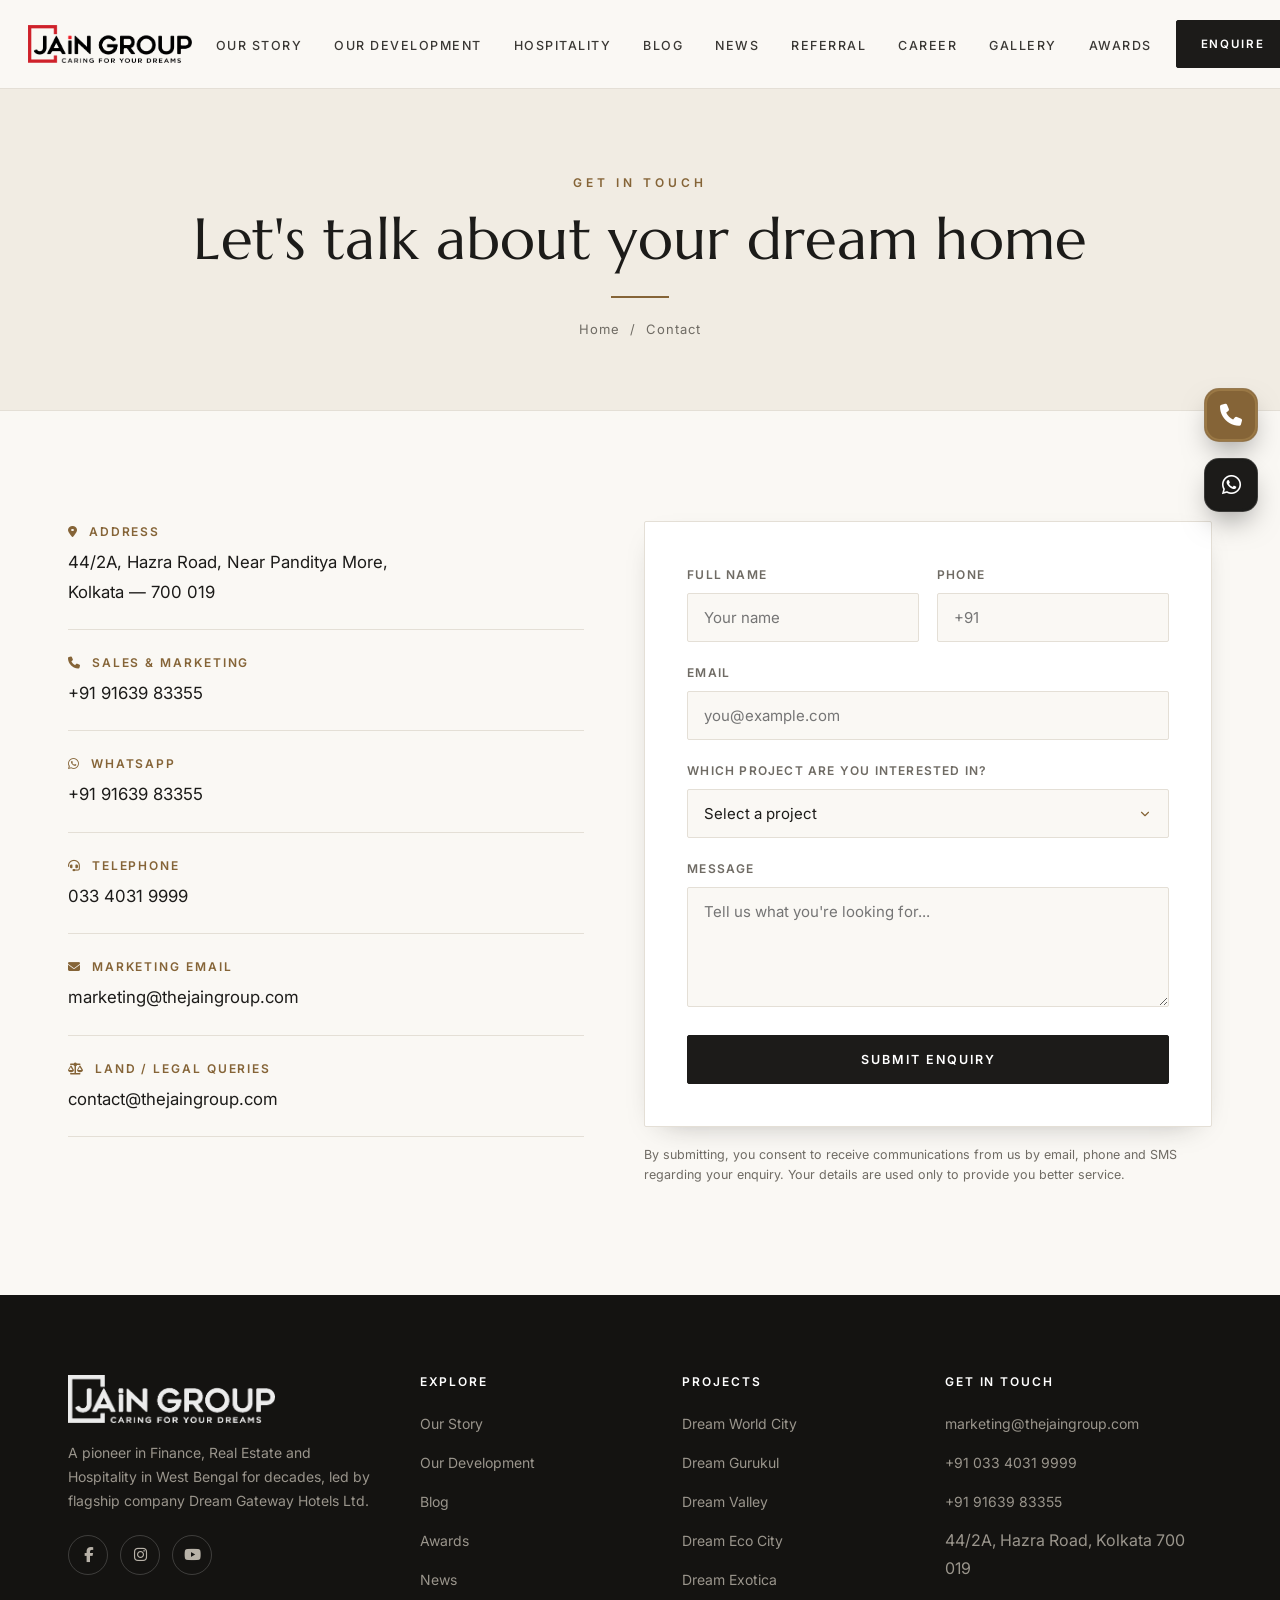
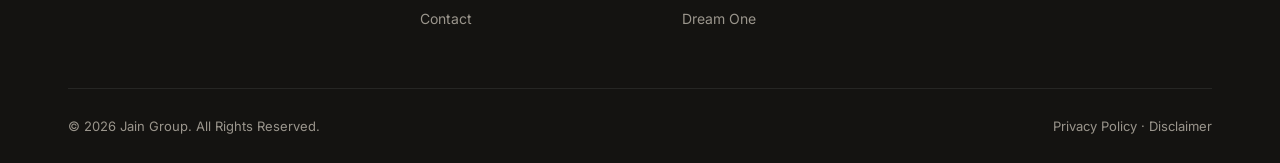
<file: contact.html>
<!DOCTYPE html>
<html lang="en">
<head>
<meta charset="UTF-8">
<meta name="viewport" content="width=device-width, initial-scale=1">
<title>Contact Us | The Jain Group</title>
<meta name="description" content="Get in touch with the Jain Group — sales, marketing and general enquiries. 44/2A, Hazra Road, Kolkata 700 019.">
<link rel="preconnect" href="https://fonts.googleapis.com">
<link rel="preconnect" href="https://fonts.gstatic.com" crossorigin>
<link href="https://fonts.googleapis.com/css2?family=Marcellus&family=Inter:wght@400;500;600&display=swap" rel="stylesheet">
<link rel="stylesheet" href="https://cdnjs.cloudflare.com/ajax/libs/font-awesome/6.5.1/css/all.min.css">
<link rel="icon" type="image/png" href="favicon.png">
<meta name="author" content="The Jain Group">
<meta name="robots" content="index, follow, max-image-preview:large">
<meta name="keywords" content="contact Jain Group, Jain Group Kolkata office, real estate enquiry Kolkata, Hazra Road Kolkata, book site visit">
<link rel="canonical" href="https://thejaingroup.com/contact.html">
<meta property="og:type" content="website">
<meta property="og:site_name" content="The Jain Group">
<meta property="og:title" content="Contact Us | The Jain Group, Kolkata Real Estate">
<meta property="og:description" content="Get in touch with the Jain Group for sales, site visits and general enquiries. 44/2A, Hazra Road, Kolkata 700019. Call +91 91639 83355.">
<meta property="og:url" content="https://thejaingroup.com/contact.html">
<meta property="og:image" content="https://thejaingroup.com/images/Our%20Story.jpg">
<meta name="twitter:card" content="summary_large_image">
<meta name="twitter:title" content="Contact Us | The Jain Group">
<meta name="twitter:description" content="Sales, site visits and enquiries — Kolkata, Siliguri and Durgapur.">
<meta name="twitter:image" content="https://thejaingroup.com/images/Our%20Story.jpg">
<script type="application/ld+json">{"@context":"https://schema.org","@type":"BreadcrumbList","itemListElement":[{"@type":"ListItem","position":1,"name":"Home","item":"https://thejaingroup.com/"},{"@type":"ListItem","position":2,"name":"Contact","item":"https://thejaingroup.com/contact.html"}]}</script>
<link rel="stylesheet" href="style.css">
</head>
<body>

<header class="site-header">
  <div class="container nav">
    <a href="index.html" class="brand" aria-label="Jain Group — Home"><img src="logo.png" alt="The Jain Group"></a>
    <nav><ul class="nav-links">
      <li><a href="our-story.html">Our Story</a></li>
      <li><a href="our-development.html">Our Development</a></li>
      <li><a href="hospitality.html">Hospitality</a></li>
      <li><a href="blog.html">Blog</a></li>
      <li><a href="news.html">News</a></li>
      <li><a href="referral.html">Referral</a></li>
      <li><a href="career.html">Career</a></li>
      <li><a href="video-gallery.html">Gallery</a></li>
    <li><a href="awards.html">Awards</a></li></ul></nav>
    <div class="nav-cta"><a href="contact.html" class="btn btn--solid btn--sm">Enquire</a><button class="nav-toggle" aria-label="Menu"><span></span><span></span><span></span></button></div>
  </div>
</header>
<main id="main">
<section class="page-intro">
  <div class="container">
    <span class="eyebrow">Get in Touch</span>
    <h1>Let's talk about your dream home</h1>
    <div class="divider"></div>
    <div class="breadcrumb"><a href="index.html">Home</a> &nbsp;/&nbsp; Contact</div>
  </div>
</section>

<section class="section">
  <div class="container contact-grid">

    <div class="contact-info reveal">
      <div class="ci-block"><div class="ci-label"><i class="fa-solid fa-location-dot"></i> &nbsp;Address</div><div class="ci-value">44/2A, Hazra Road, Near Panditya More,<br>Kolkata — 700 019</div></div>
      <div class="ci-block"><div class="ci-label"><i class="fa-solid fa-phone"></i> &nbsp;Sales &amp; Marketing</div><div class="ci-value"><a href="tel:9163983355">+91 91639 83355</a></div></div>
      <div class="ci-block"><div class="ci-label"><i class="fa-brands fa-whatsapp"></i> &nbsp;WhatsApp</div><div class="ci-value"><a href="https://wa.me/9163983355" target="_blank" rel="noopener">+91 91639 83355</a></div></div>
      <div class="ci-block"><div class="ci-label"><i class="fa-solid fa-headset"></i> &nbsp;Telephone</div><div class="ci-value"><a href="tel:03340319999">033 4031 9999</a></div></div>
      <div class="ci-block"><div class="ci-label"><i class="fa-solid fa-envelope"></i> &nbsp;Marketing Email</div><div class="ci-value"><a href="mailto:marketing@thejaingroup.com">marketing@thejaingroup.com</a></div></div>
      <div class="ci-block"><div class="ci-label"><i class="fa-solid fa-scale-balanced"></i> &nbsp;Land / Legal Queries</div><div class="ci-value"><a href="mailto:contact@thejaingroup.com">contact@thejaingroup.com</a></div></div>
    </div>

    <div class="reveal">
      <form class="form" id="enquiryForm" data-form="enquiry" novalidate>
        <div class="form-row">
          <div class="field"><label for="name">Full Name</label><input type="text" id="name" name="name" placeholder="Your name" required></div>
          <div class="field"><label for="phone">Phone</label><input type="tel" id="phone" name="phone" placeholder="+91" required></div>
        </div>
        <div class="field"><label for="email">Email</label><input type="email" id="email" name="email" placeholder="you@example.com" required></div>
        <div class="field">
          <label for="project">Which project are you interested in?</label>
          <select id="project" name="project">
            <option value="">Select a project</option>
            <option>Dream One</option>
            <option>Dream One Hotel Apartment</option>
            <option>Dream World City</option>
            <option>Dream Eco City</option>
            <option>Dream Valley</option>
            <option>Ecocity Bungalows</option>
            <option>Dream Palazzo</option>
            <option>Dream Residency Manor</option>
            <option>Dream Exotica</option>
            <option>Dream Gurukul</option>
            <option>Others</option>
          </select>
        </div>
        <div class="field"><label for="message">Message</label><textarea id="message" name="message" placeholder="Tell us what you're looking for..."></textarea></div>
        <button type="submit" class="btn btn--solid" style="width:100%;justify-content:center;">Submit Enquiry</button>
        <p class="form-note" style="display:none;margin-top:18px;color:var(--gold-deep);font-weight:500;"></p>
      </form>
      <p style="font-size:12.5px;color:var(--muted);margin-top:18px;line-height:1.6;">By submitting, you consent to receive communications from us by email, phone and SMS regarding your enquiry. Your details are used only to provide you better service.</p>
    </div>

  </div>
</section>

</main>
<footer class="site-footer">
  <div class="container">
    <div class="footer-top">
      <div>
        <img class="f-logo" src="logo.png" alt="The Jain Group">
        <p>A pioneer in Finance, Real Estate and Hospitality in West Bengal for decades, led by flagship company Dream Gateway Hotels Ltd.</p>
        <div class="social-row">
          <a href="https://www.facebook.com/thejaingroup/" target="_blank" rel="noopener" aria-label="Facebook"><i class="fa-brands fa-facebook-f"></i></a>
          <a href="https://www.instagram.com/jaingroupofficial/" target="_blank" rel="noopener" aria-label="Instagram"><i class="fa-brands fa-instagram"></i></a>
          <a href="https://www.youtube.com/user/marketing2014/videos" target="_blank" rel="noopener" aria-label="YouTube"><i class="fa-brands fa-youtube"></i></a>
        </div>
      </div>
      <div class="footer-col"><h4>Explore</h4><ul><li><a href="our-story.html">Our Story</a></li><li><a href="our-development.html">Our Development</a></li><li><a href="blog.html">Blog</a></li><li><a href="awards.html">Awards</a></li><li><a href="news.html">News</a></li><li><a href="contact.html">Contact</a></li></ul></div>
      <div class="footer-col"><h4>Projects</h4><ul>
        <li><a href="our-development.html">Dream World City</a></li>
        <li><a href="our-development.html">Dream Gurukul</a></li>
        <li><a href="our-development.html">Dream Valley</a></li>
        <li><a href="our-development.html">Dream Eco City</a></li>
        <li><a href="our-development.html">Dream Exotica</a></li>
        <li><a href="our-development.html">Dream One</a></li>
      </ul></div>
      <div class="footer-col"><h4>Get in touch</h4><ul><li><a href="mailto:marketing@thejaingroup.com">marketing@thejaingroup.com</a></li><li><a href="tel:03340319999">+91 033 4031 9999</a></li><li><a href="tel:9163983355">+91 91639 83355</a></li><li>44/2A, Hazra Road, Kolkata 700 019</li></ul></div>
    </div>
    <div class="footer-bottom"><div>© <span id="yr"></span> Jain Group. All Rights Reserved.</div><div><a href="privacy-policy.html">Privacy Policy</a> · <a href="disclaimer.html">Disclaimer</a></div></div>
  </div>
</footer>

<div class="fab-stack">
  <a class="fab fab--call" href="tel:9163983355" aria-label="Call us"><i class="fa-solid fa-phone"></i></a>
  <a class="fab fab--wa" href="https://wa.me/919163983355?text=Interested%20in%20Jain%20Group" target="_blank" rel="noopener" aria-label="WhatsApp"><i class="fa-brands fa-whatsapp"></i></a>
</div>

<script>document.getElementById('yr').textContent=new Date().getFullYear();</script>
<script src="script.js"></script>
</body>
</html>
                              
</file>
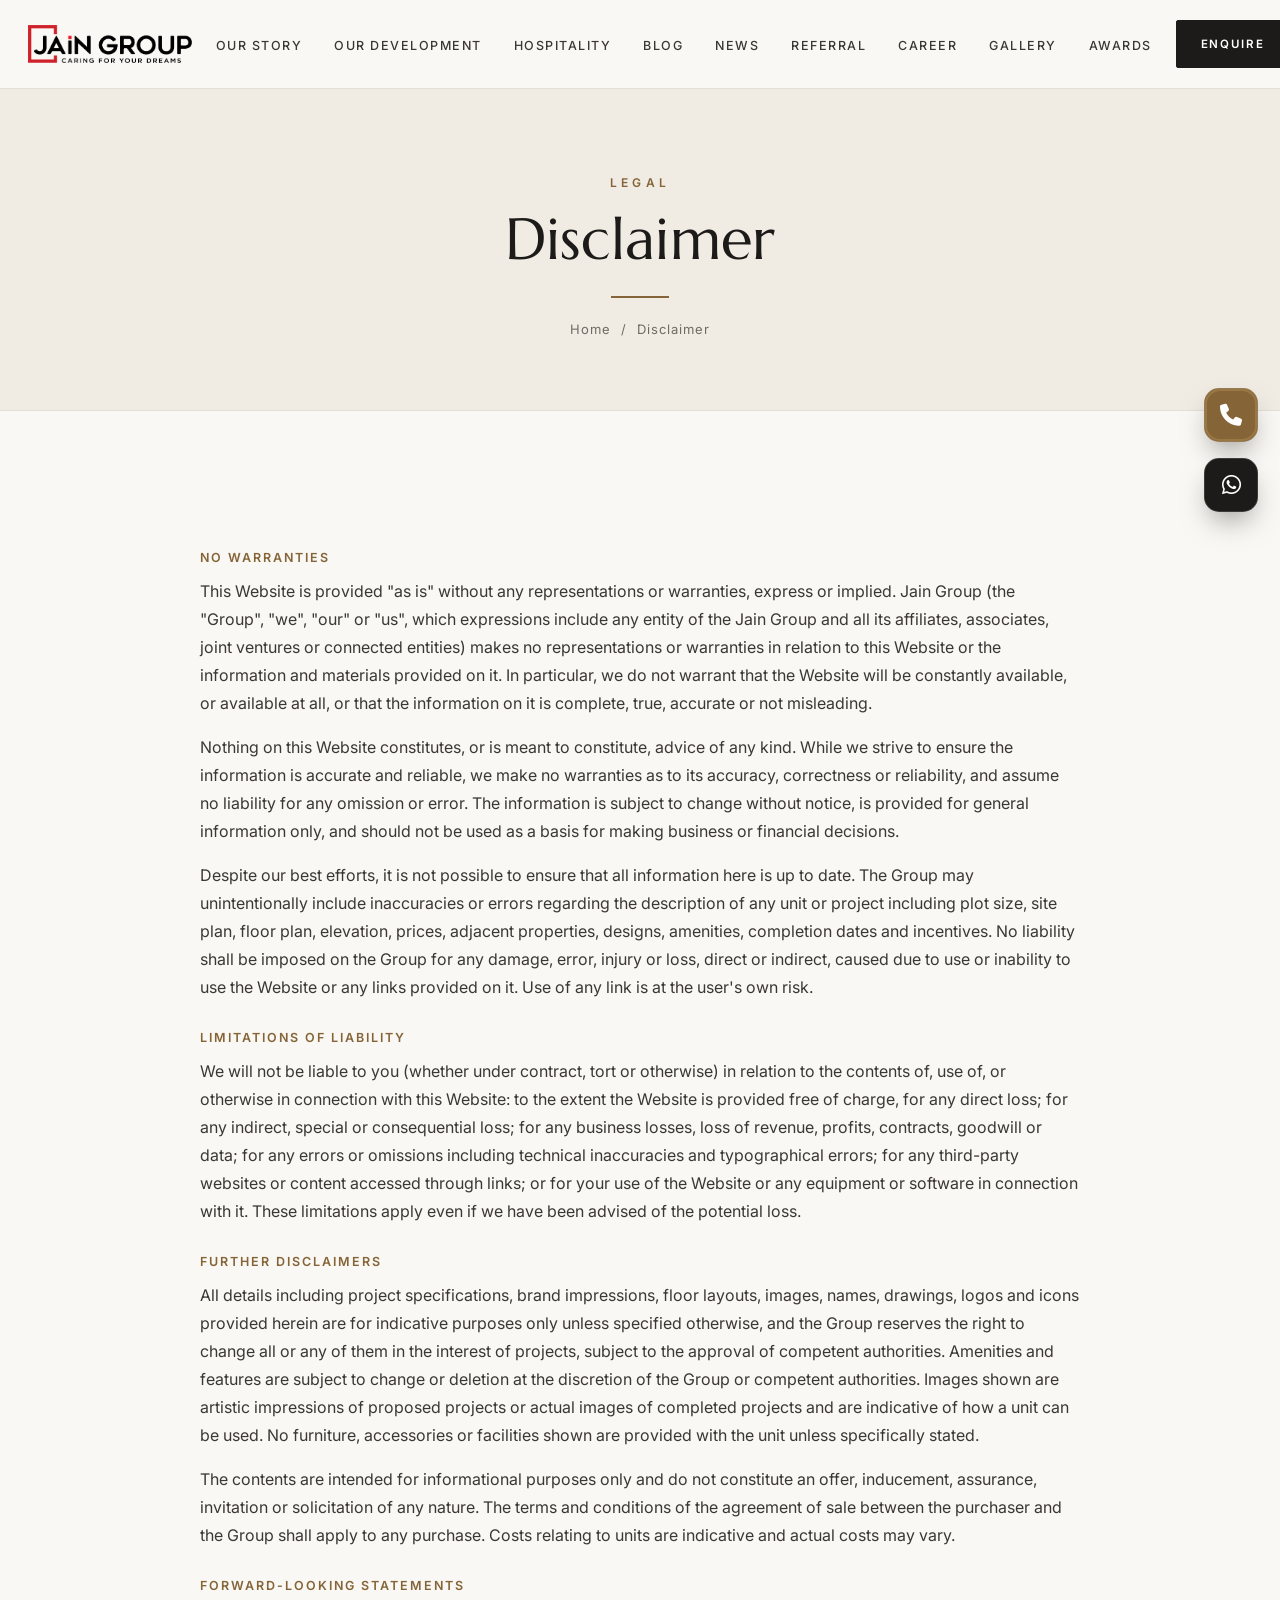
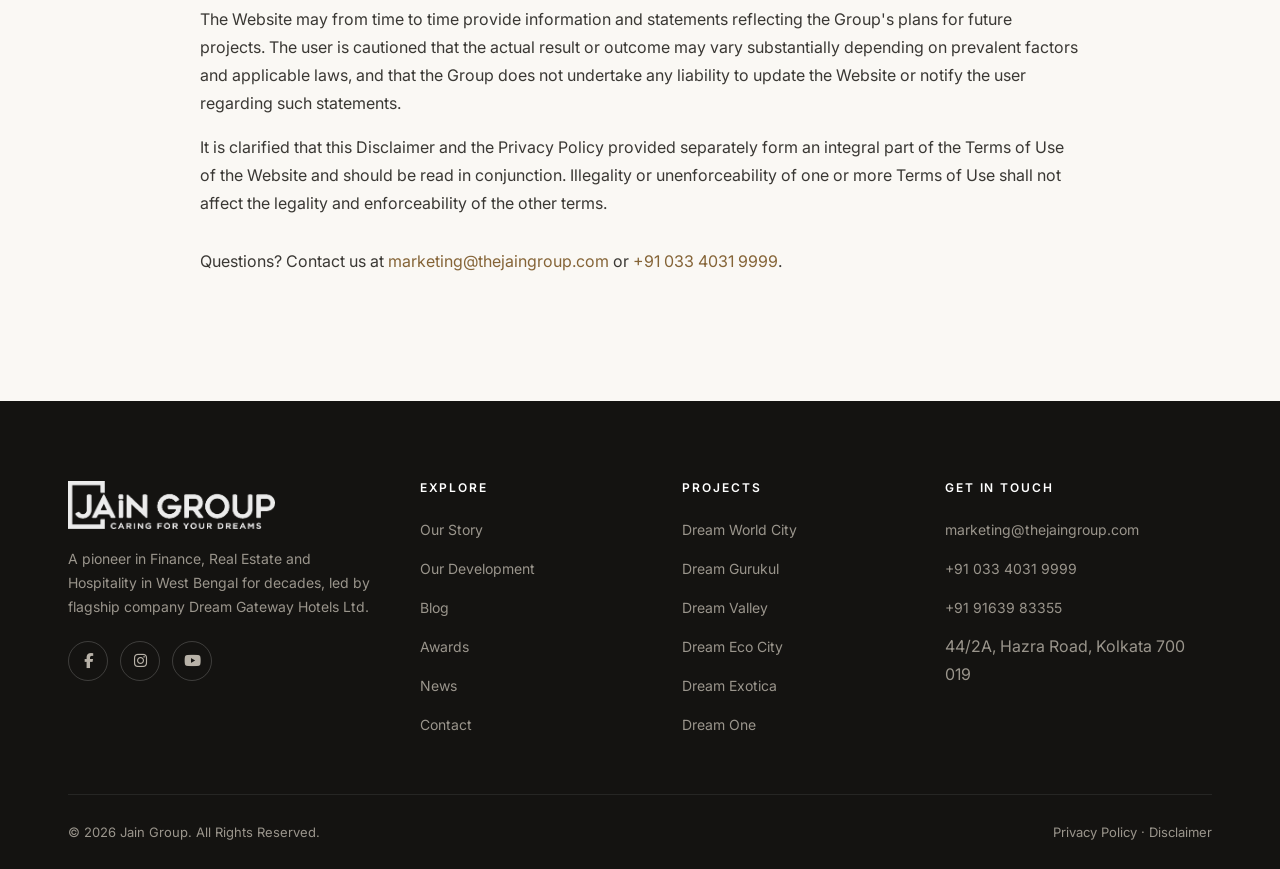
<file: disclaimer.html>
<!DOCTYPE html>
<html lang="en">
<head>
<meta charset="UTF-8">
<meta name="viewport" content="width=device-width, initial-scale=1">
<title>Disclaimer | The Jain Group</title>
<meta name="description" content="Disclaimer for the Jain Group website — no warranties, limitations of liability and forward-looking statements.">
<link rel="preconnect" href="https://fonts.googleapis.com">
<link rel="preconnect" href="https://fonts.gstatic.com" crossorigin>
<link href="https://fonts.googleapis.com/css2?family=Marcellus&family=Inter:wght@400;500;600&display=swap" rel="stylesheet">
<link rel="stylesheet" href="https://cdnjs.cloudflare.com/ajax/libs/font-awesome/6.5.1/css/all.min.css">
<link rel="icon" type="image/png" href="favicon.png">
<meta name="author" content="The Jain Group">
<meta name="robots" content="index, follow">
<link rel="canonical" href="https://thejaingroup.com/disclaimer.html">
<meta property="og:type" content="website">
<meta property="og:site_name" content="The Jain Group">
<meta property="og:title" content="Disclaimer | The Jain Group">
<meta property="og:description" content="Disclaimer for the Jain Group website — no warranties, limitations of liability and forward-looking statements.">
<meta property="og:url" content="https://thejaingroup.com/disclaimer.html">
<meta property="og:image" content="https://thejaingroup.com/logo.png">
<meta name="twitter:card" content="summary">
<script type="application/ld+json">{"@context":"https://schema.org","@type":"BreadcrumbList","itemListElement":[{"@type":"ListItem","position":1,"name":"Home","item":"https://thejaingroup.com/"},{"@type":"ListItem","position":2,"name":"Disclaimer","item":"https://thejaingroup.com/disclaimer.html"}]}</script>
<link rel="stylesheet" href="style.css">
</head>
<body>

<header class="site-header">
  <div class="container nav">
    <a href="index.html" class="brand" aria-label="Jain Group — Home"><img src="logo.png" alt="The Jain Group"></a>
    <nav><ul class="nav-links">
      <li><a href="our-story.html">Our Story</a></li>
      <li><a href="our-development.html">Our Development</a></li>
      <li><a href="hospitality.html">Hospitality</a></li>
      <li><a href="blog.html">Blog</a></li>
      <li><a href="news.html">News</a></li>
      <li><a href="referral.html">Referral</a></li>
      <li><a href="career.html">Career</a></li>
      <li><a href="video-gallery.html">Gallery</a></li>
    <li><a href="awards.html">Awards</a></li></ul></nav>
    <div class="nav-cta"><a href="contact.html" class="btn btn--solid btn--sm">Enquire</a><button class="nav-toggle" aria-label="Menu"><span></span><span></span><span></span></button></div>
  </div>
</header>
<main id="main">
<section class="page-intro">
  <div class="container">
    <span class="eyebrow">Legal</span>
    <h1>Disclaimer</h1>
    <div class="divider"></div>
    <div class="breadcrumb"><a href="index.html">Home</a> &nbsp;/&nbsp; Disclaimer</div>
  </div>
</section>

<section class="section">
  <div class="container">
    <div class="legal reveal">
      <h3>No Warranties</h3>
      <p>This Website is provided "as is" without any representations or warranties, express or implied. Jain Group (the "Group", "we", "our" or "us", which expressions include any entity of the Jain Group and all its affiliates, associates, joint ventures or connected entities) makes no representations or warranties in relation to this Website or the information and materials provided on it. In particular, we do not warrant that the Website will be constantly available, or available at all, or that the information on it is complete, true, accurate or not misleading.</p>
      <p>Nothing on this Website constitutes, or is meant to constitute, advice of any kind. While we strive to ensure the information is accurate and reliable, we make no warranties as to its accuracy, correctness or reliability, and assume no liability for any omission or error. The information is subject to change without notice, is provided for general information only, and should not be used as a basis for making business or financial decisions.</p>
      <p>Despite our best efforts, it is not possible to ensure that all information here is up to date. The Group may unintentionally include inaccuracies or errors regarding the description of any unit or project including plot size, site plan, floor plan, elevation, prices, adjacent properties, designs, amenities, completion dates and incentives. No liability shall be imposed on the Group for any damage, error, injury or loss, direct or indirect, caused due to use or inability to use the Website or any links provided on it. Use of any link is at the user's own risk.</p>

      <h3>Limitations of Liability</h3>
      <p>We will not be liable to you (whether under contract, tort or otherwise) in relation to the contents of, use of, or otherwise in connection with this Website: to the extent the Website is provided free of charge, for any direct loss; for any indirect, special or consequential loss; for any business losses, loss of revenue, profits, contracts, goodwill or data; for any errors or omissions including technical inaccuracies and typographical errors; for any third-party websites or content accessed through links; or for your use of the Website or any equipment or software in connection with it. These limitations apply even if we have been advised of the potential loss.</p>

      <h3>Further Disclaimers</h3>
      <p>All details including project specifications, brand impressions, floor layouts, images, names, drawings, logos and icons provided herein are for indicative purposes only unless specified otherwise, and the Group reserves the right to change all or any of them in the interest of projects, subject to the approval of competent authorities. Amenities and features are subject to change or deletion at the discretion of the Group or competent authorities. Images shown are artistic impressions of proposed projects or actual images of completed projects and are indicative of how a unit can be used. No furniture, accessories or facilities shown are provided with the unit unless specifically stated.</p>
      <p>The contents are intended for informational purposes only and do not constitute an offer, inducement, assurance, invitation or solicitation of any nature. The terms and conditions of the agreement of sale between the purchaser and the Group shall apply to any purchase. Costs relating to units are indicative and actual costs may vary.</p>

      <h3>Forward-Looking Statements</h3>
      <p>The Website may from time to time provide information and statements reflecting the Group's plans for future projects. The user is cautioned that the actual result or outcome may vary substantially depending on prevalent factors and applicable laws, and that the Group does not undertake any liability to update the Website or notify the user regarding such statements.</p>

      <p>It is clarified that this Disclaimer and the Privacy Policy provided separately form an integral part of the Terms of Use of the Website and should be read in conjunction. Illegality or unenforceability of one or more Terms of Use shall not affect the legality and enforceability of the other terms.</p>

      <p style="margin-top:30px;">Questions? Contact us at <a href="mailto:marketing@thejaingroup.com" style="color:var(--gold-deep);">marketing@thejaingroup.com</a> or <a href="tel:03340319999" style="color:var(--gold-deep);">+91 033 4031 9999</a>.</p>
    </div>
  </div>
</section>

</main>
<footer class="site-footer">
  <div class="container">
    <div class="footer-top">
      <div>
        <img class="f-logo" src="logo.png" alt="The Jain Group">
        <p>A pioneer in Finance, Real Estate and Hospitality in West Bengal for decades, led by flagship company Dream Gateway Hotels Ltd.</p>
        <div class="social-row">
          <a href="https://www.facebook.com/thejaingroup/" target="_blank" rel="noopener" aria-label="Facebook"><i class="fa-brands fa-facebook-f"></i></a>
          <a href="https://www.instagram.com/jaingroupofficial/" target="_blank" rel="noopener" aria-label="Instagram"><i class="fa-brands fa-instagram"></i></a>
          <a href="https://www.youtube.com/user/marketing2014/videos" target="_blank" rel="noopener" aria-label="YouTube"><i class="fa-brands fa-youtube"></i></a>
        </div>
      </div>
      <div class="footer-col"><h4>Explore</h4><ul><li><a href="our-story.html">Our Story</a></li><li><a href="our-development.html">Our Development</a></li><li><a href="blog.html">Blog</a></li><li><a href="awards.html">Awards</a></li><li><a href="news.html">News</a></li><li><a href="contact.html">Contact</a></li></ul></div>
      <div class="footer-col"><h4>Projects</h4><ul>
        <li><a href="our-development.html">Dream World City</a></li>
        <li><a href="our-development.html">Dream Gurukul</a></li>
        <li><a href="our-development.html">Dream Valley</a></li>
        <li><a href="our-development.html">Dream Eco City</a></li>
        <li><a href="our-development.html">Dream Exotica</a></li>
        <li><a href="our-development.html">Dream One</a></li>
      </ul></div>
      <div class="footer-col"><h4>Get in touch</h4><ul><li><a href="mailto:marketing@thejaingroup.com">marketing@thejaingroup.com</a></li><li><a href="tel:03340319999">+91 033 4031 9999</a></li><li><a href="tel:9163983355">+91 91639 83355</a></li><li>44/2A, Hazra Road, Kolkata 700 019</li></ul></div>
    </div>
    <div class="footer-bottom"><div>© <span id="yr"></span> Jain Group. All Rights Reserved.</div><div><a href="privacy-policy.html">Privacy Policy</a> · <a href="disclaimer.html">Disclaimer</a></div></div>
  </div>
</footer>

<div class="fab-stack">
  <a class="fab fab--call" href="tel:9163983355" aria-label="Call us"><i class="fa-solid fa-phone"></i></a>
  <a class="fab fab--wa" href="https://wa.me/919163983355?text=Interested%20in%20Jain%20Group" target="_blank" rel="noopener" aria-label="WhatsApp"><i class="fa-brands fa-whatsapp"></i></a>
</div>

<script>document.getElementById('yr').textContent=new Date().getFullYear();</script>
<script src="script.js"></script>
</body>
</html>
</file>
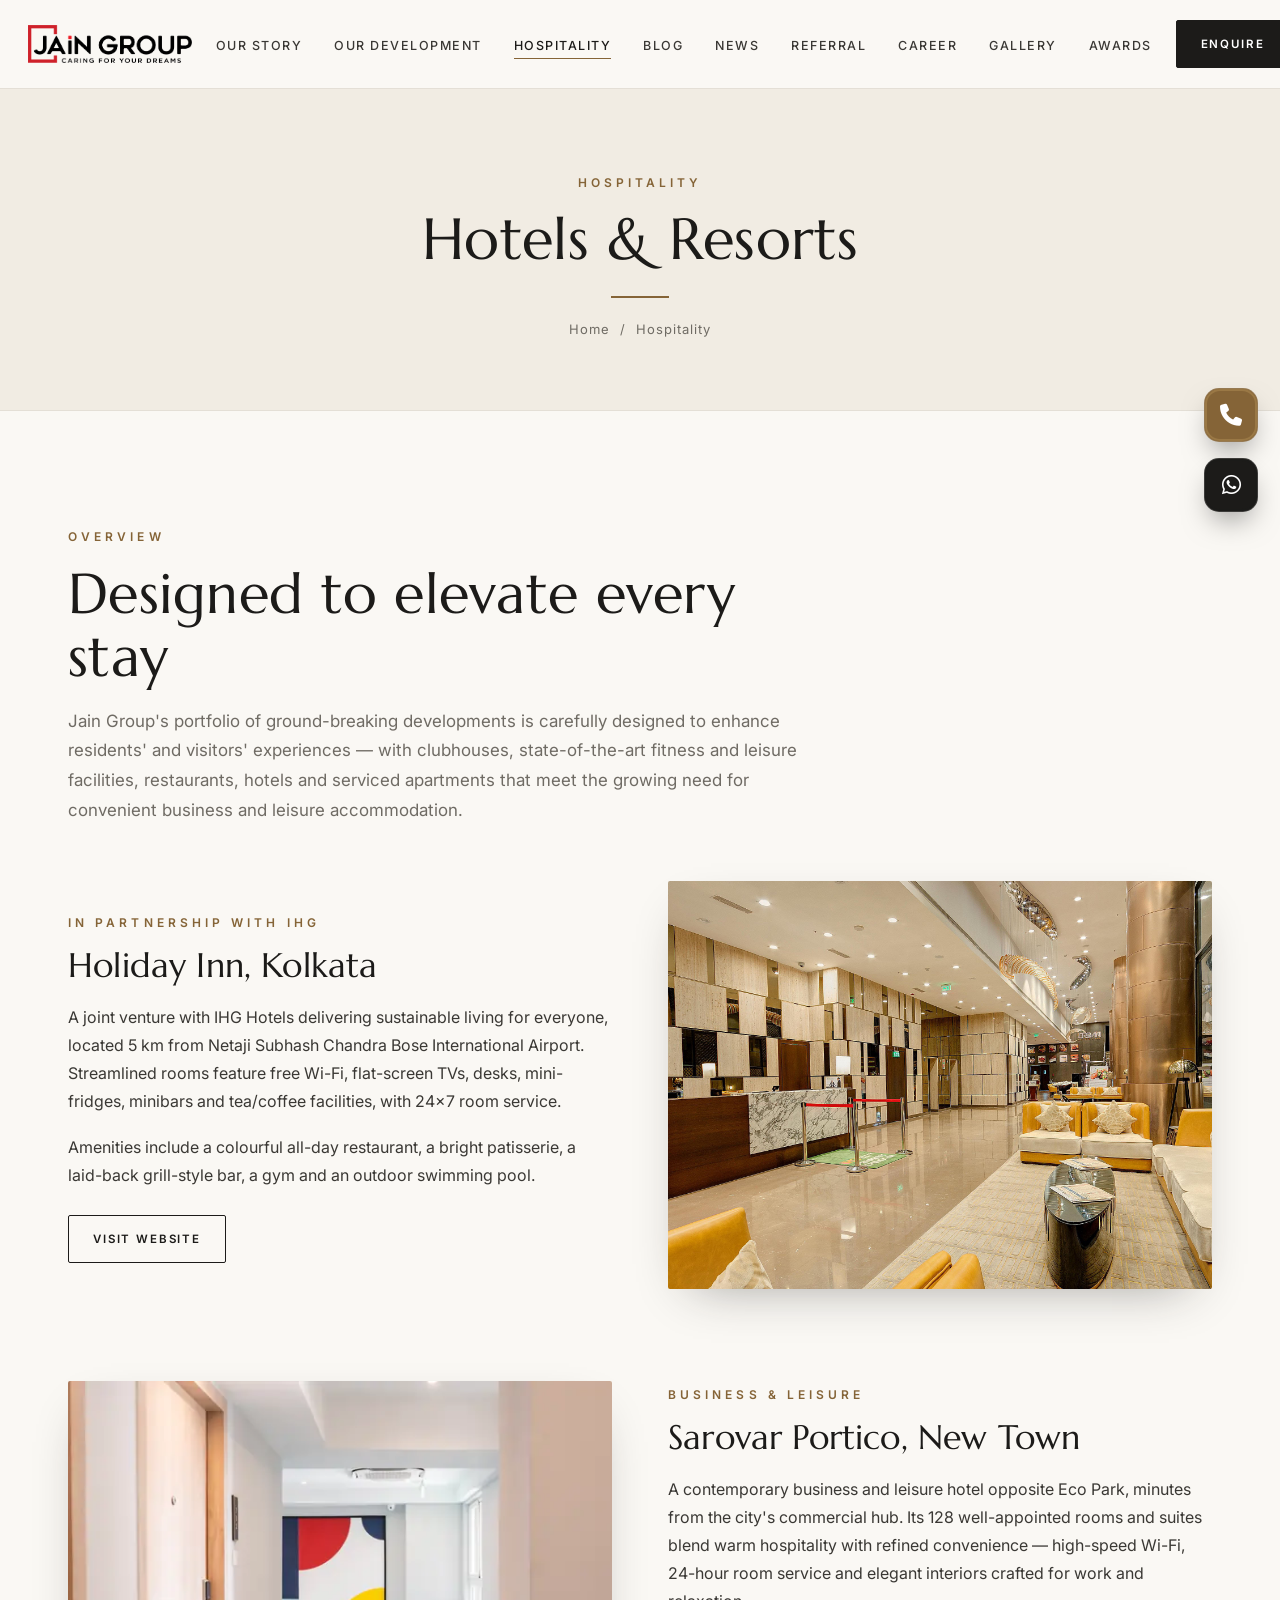
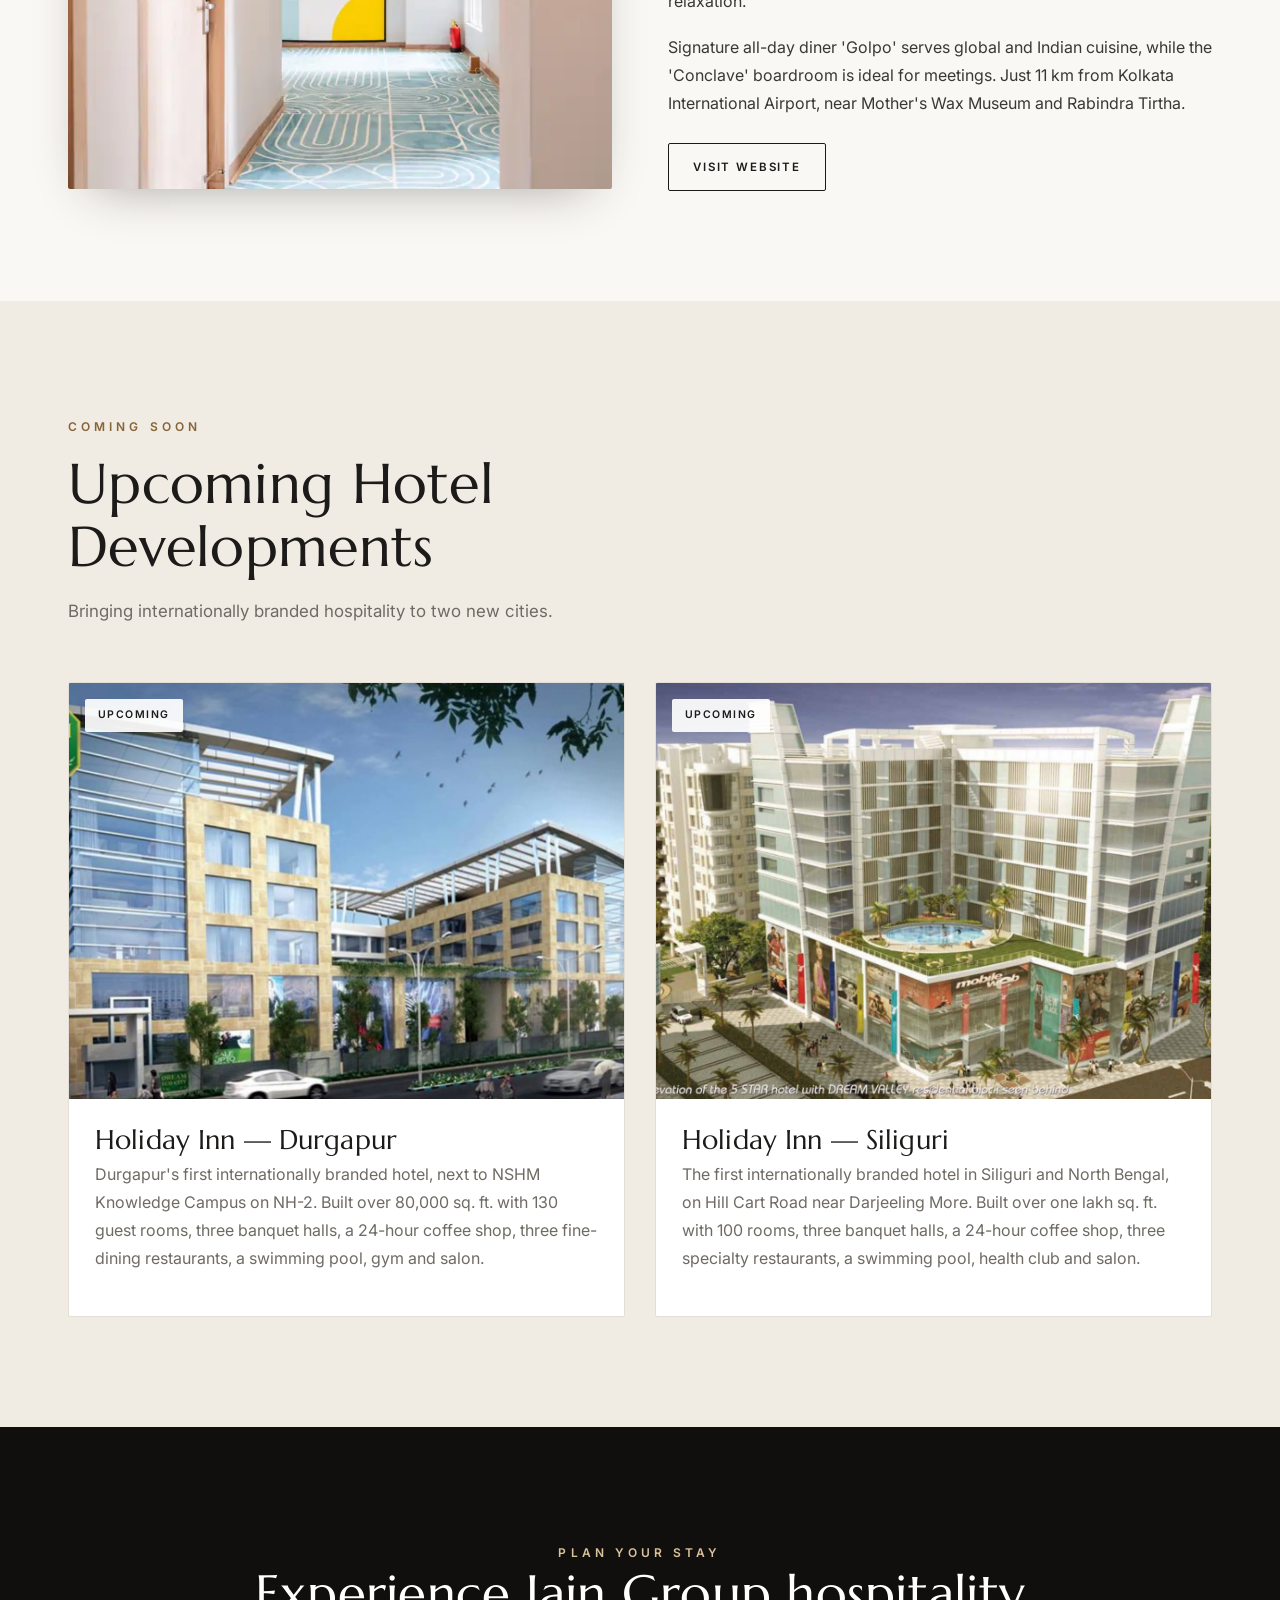
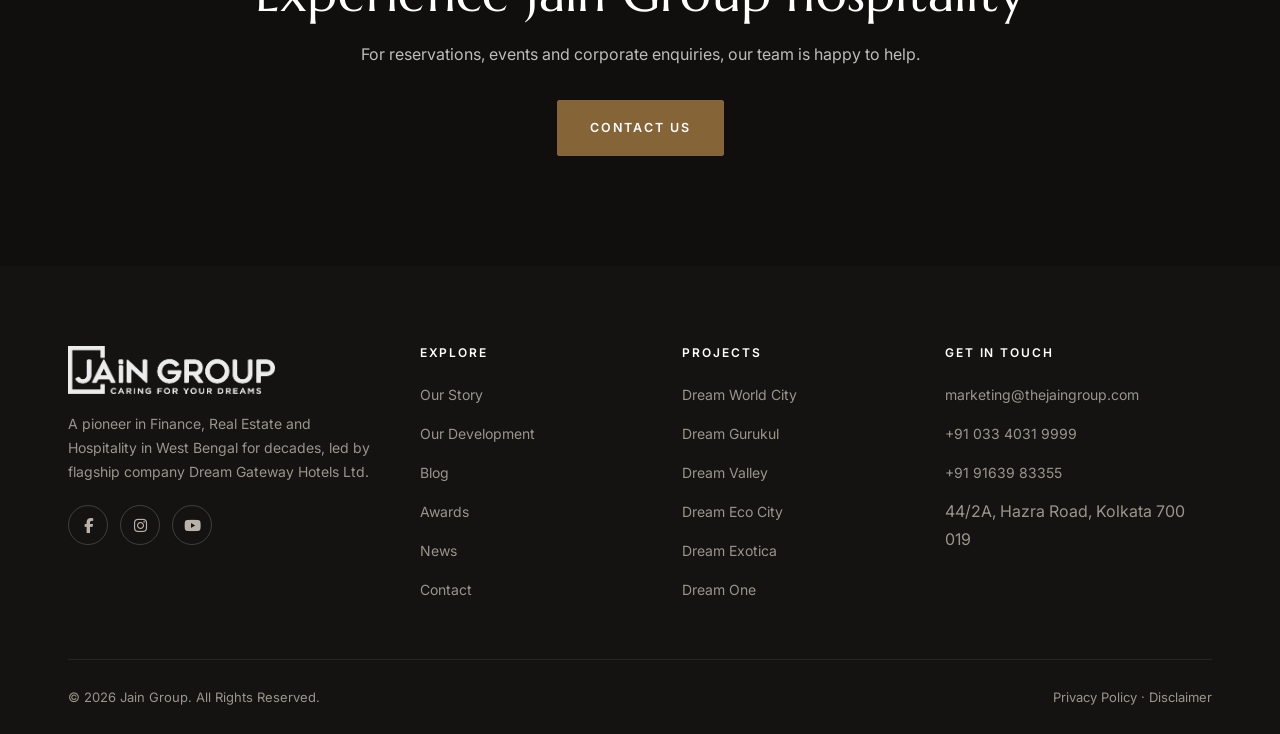
<file: hospitality.html>
<!DOCTYPE html>
<html lang="en">
<head>
<meta charset="UTF-8">
<meta name="viewport" content="width=device-width, initial-scale=1">
<title>Hospitality | The Jain Group</title>
<meta name="description" content="Jain Group Hospitality — Holiday Inn Kolkata, Sarovar Portico New Town and upcoming internationally branded hotels in Durgapur and Siliguri.">
<link rel="preconnect" href="https://fonts.googleapis.com">
<link rel="preconnect" href="https://fonts.gstatic.com" crossorigin>
<link href="https://fonts.googleapis.com/css2?family=Marcellus&family=Inter:wght@400;500;600&display=swap" rel="stylesheet">
<link rel="stylesheet" href="https://cdnjs.cloudflare.com/ajax/libs/font-awesome/6.5.1/css/all.min.css">
<link rel="icon" type="image/png" href="favicon.png">
<meta name="author" content="The Jain Group">
<meta name="robots" content="index, follow, max-image-preview:large">
<meta name="keywords" content="Holiday Inn Kolkata, Sarovar Portico New Town, hotels in Kolkata, 5 star hotel Kolkata airport, Jain Group hospitality, hotels Durgapur Siliguri">
<link rel="canonical" href="https://thejaingroup.com/hospitality.html">
<meta property="og:type" content="website">
<meta property="og:site_name" content="The Jain Group">
<meta property="og:title" content="Hotels &amp; Resorts | Jain Group Hospitality — Holiday Inn Kolkata">
<meta property="og:description" content="Jain Group Hospitality — Holiday Inn Kolkata Airport, Sarovar Portico New Town, and upcoming internationally branded hotels in Durgapur and Siliguri.">
<meta property="og:url" content="https://thejaingroup.com/hospitality.html">
<meta property="og:image" content="https://thejaingroup.com/images/Sarovar%20Portico.webp">
<meta name="twitter:card" content="summary_large_image">
<meta name="twitter:title" content="Hotels &amp; Resorts | Jain Group Hospitality">
<meta name="twitter:description" content="Holiday Inn Kolkata, Sarovar Portico and upcoming hotels in Durgapur and Siliguri.">
<meta name="twitter:image" content="https://thejaingroup.com/images/Sarovar%20Portico.webp">
<script type="application/ld+json">{"@context":"https://schema.org","@type":"BreadcrumbList","itemListElement":[{"@type":"ListItem","position":1,"name":"Home","item":"https://thejaingroup.com/"},{"@type":"ListItem","position":2,"name":"Hospitality","item":"https://thejaingroup.com/hospitality.html"}]}</script>
<link rel="stylesheet" href="style.css">
</head>
<body>

<header class="site-header">
  <div class="container nav">
    <a href="index.html" class="brand" aria-label="Jain Group — Home"><img src="logo.png" alt="The Jain Group"></a>
    <nav><ul class="nav-links">
      <li><a href="our-story.html">Our Story</a></li>
      <li><a href="our-development.html">Our Development</a></li>
      <li><a href="hospitality.html" class="active">Hospitality</a></li>
      <li><a href="blog.html">Blog</a></li>
      <li><a href="news.html">News</a></li>
      <li><a href="referral.html">Referral</a></li>
      <li><a href="career.html">Career</a></li>
      <li><a href="video-gallery.html">Gallery</a></li>
    <li><a href="awards.html">Awards</a></li></ul></nav>
    <div class="nav-cta"><a href="contact.html" class="btn btn--solid btn--sm">Enquire</a><button class="nav-toggle" aria-label="Menu"><span></span><span></span><span></span></button></div>
  </div>
</header>
<main id="main">
<section class="page-intro">
  <div class="container">
    <span class="eyebrow">Hospitality</span>
    <h1>Hotels &amp; Resorts</h1>
    <div class="divider"></div>
    <div class="breadcrumb"><a href="index.html">Home</a> &nbsp;/&nbsp; Hospitality</div>
  </div>
</section>

<section class="section">
  <div class="container">
    <div class="section-head reveal">
      <span class="eyebrow">Overview</span>
      <h2>Designed to elevate every stay</h2>
      <p>Jain Group's portfolio of ground-breaking developments is carefully designed to enhance residents' and visitors' experiences — with clubhouses, state-of-the-art fitness and leisure facilities, restaurants, hotels and serviced apartments that meet the growing need for convenient business and leisure accommodation.</p>
    </div>

    <div class="hotel reverse reveal">
      <div class="hotel__media"><img src="images/Holiday%20Inn%5D.jpg" alt="Holiday Inn Kolkata"></div>
      <div>
        <span class="eyebrow">In partnership with IHG</span>
        <h3>Holiday Inn, Kolkata</h3>
        <p>A joint venture with IHG Hotels delivering sustainable living for everyone, located 5 km from Netaji Subhash Chandra Bose International Airport. Streamlined rooms feature free Wi-Fi, flat-screen TVs, desks, mini-fridges, minibars and tea/coffee facilities, with 24×7 room service.</p>
        <p>Amenities include a colourful all-day restaurant, a bright patisserie, a laid-back grill-style bar, a gym and an outdoor swimming pool.</p>
        <a href="https://www.ihg.com/holidayinn/hotels/us/en/kolkata/ccuap/hoteldetail" target="_blank" rel="noopener" class="btn btn--sm" style="margin-top:8px;">Visit Website</a>
      </div>
    </div>

    <div class="hotel reveal">
      <div class="hotel__media"><img src="images/Sarovar%20Portico.webp" alt="Sarovar Portico New Town"></div>
      <div>
        <span class="eyebrow">Business &amp; Leisure</span>
        <h3>Sarovar Portico, New Town</h3>
        <p>A contemporary business and leisure hotel opposite Eco Park, minutes from the city's commercial hub. Its 128 well-appointed rooms and suites blend warm hospitality with refined convenience — high-speed Wi-Fi, 24-hour room service and elegant interiors crafted for work and relaxation.</p>
        <p>Signature all-day diner 'Golpo' serves global and Indian cuisine, while the 'Conclave' boardroom is ideal for meetings. Just 11 km from Kolkata International Airport, near Mother's Wax Museum and Rabindra Tirtha.</p>
        <a href="https://www.sarovarhotels.com/sarovar-portico-kolkata-rajarhat/" target="_blank" rel="noopener" class="btn btn--sm" style="margin-top:8px;">Visit Website</a>
      </div>
    </div>

  </div>
</section>

<section class="section section--paper2">
  <div class="container">
    <div class="section-head reveal"><span class="eyebrow">Coming Soon</span><h2>Upcoming Hotel Developments</h2><p>Bringing internationally branded hospitality to two new cities.</p></div>
    <div class="grid grid-2">
      <article class="card reveal">
        <div class="card__media"><span class="card__tag">Upcoming</span><img src="images/Holiday%20inn%20-%20Durgapur.jpg" alt="Holiday Inn Durgapur"></div>
        <div class="card__body"><h3>Holiday Inn — Durgapur</h3>
          <p style="color:var(--muted);margin-bottom:16px;">Durgapur's first internationally branded hotel, next to NSHM Knowledge Campus on NH-2. Built over 80,000 sq. ft. with 130 guest rooms, three banquet halls, a 24-hour coffee shop, three fine-dining restaurants, a swimming pool, gym and salon.</p>
        </div>
      </article>
      <article class="card reveal">
        <div class="card__media"><span class="card__tag">Upcoming</span><img src="images/Holiday%20Inn%20Siliguri.jpeg" alt="Holiday Inn Siliguri"></div>
        <div class="card__body"><h3>Holiday Inn — Siliguri</h3>
          <p style="color:var(--muted);margin-bottom:16px;">The first internationally branded hotel in Siliguri and North Bengal, on Hill Cart Road near Darjeeling More. Built over one lakh sq. ft. with 100 rooms, three banquet halls, a 24-hour coffee shop, three specialty restaurants, a swimming pool, health club and salon.</p>
        </div>
      </article>
    </div>
  </div>
</section>

<section class="section section--ink cta-band" style="background:#100f0d;">
  <div class="container">
    <span class="eyebrow reveal" style="color:#d8c39c;">Plan your stay</span>
    <h2 class="reveal">Experience Jain Group hospitality</h2>
    <p class="reveal">For reservations, events and corporate enquiries, our team is happy to help.</p>
    <div class="actions reveal"><a href="contact.html" class="btn btn--gold">Contact Us</a></div>
  </div>
</section>

</main>
<footer class="site-footer">
  <div class="container">
    <div class="footer-top">
      <div>
        <img class="f-logo" src="logo.png" alt="The Jain Group">
        <p>A pioneer in Finance, Real Estate and Hospitality in West Bengal for decades, led by flagship company Dream Gateway Hotels Ltd.</p>
        <div class="social-row">
          <a href="https://www.facebook.com/thejaingroup/" target="_blank" rel="noopener" aria-label="Facebook"><i class="fa-brands fa-facebook-f"></i></a>
          <a href="https://www.instagram.com/jaingroupofficial/" target="_blank" rel="noopener" aria-label="Instagram"><i class="fa-brands fa-instagram"></i></a>
          <a href="https://www.youtube.com/user/marketing2014/videos" target="_blank" rel="noopener" aria-label="YouTube"><i class="fa-brands fa-youtube"></i></a>
        </div>
      </div>
      <div class="footer-col"><h4>Explore</h4><ul><li><a href="our-story.html">Our Story</a></li><li><a href="our-development.html">Our Development</a></li><li><a href="blog.html">Blog</a></li><li><a href="awards.html">Awards</a></li><li><a href="news.html">News</a></li><li><a href="contact.html">Contact</a></li></ul></div>
      <div class="footer-col"><h4>Projects</h4><ul>
        <li><a href="our-development.html">Dream World City</a></li>
        <li><a href="our-development.html">Dream Gurukul</a></li>
        <li><a href="our-development.html">Dream Valley</a></li>
        <li><a href="our-development.html">Dream Eco City</a></li>
        <li><a href="our-development.html">Dream Exotica</a></li>
        <li><a href="our-development.html">Dream One</a></li>
      </ul></div>
      <div class="footer-col"><h4>Get in touch</h4><ul><li><a href="mailto:marketing@thejaingroup.com">marketing@thejaingroup.com</a></li><li><a href="tel:03340319999">+91 033 4031 9999</a></li><li><a href="tel:9163983355">+91 91639 83355</a></li><li>44/2A, Hazra Road, Kolkata 700 019</li></ul></div>
    </div>
    <div class="footer-bottom"><div>© <span id="yr"></span> Jain Group. All Rights Reserved.</div><div><a href="privacy-policy.html">Privacy Policy</a> · <a href="disclaimer.html">Disclaimer</a></div></div>
  </div>
</footer>

<div class="fab-stack">
  <a class="fab fab--call" href="tel:9163983355" aria-label="Call us"><i class="fa-solid fa-phone"></i></a>
  <a class="fab fab--wa" href="https://wa.me/919163983355?text=Interested%20in%20Jain%20Group" target="_blank" rel="noopener" aria-label="WhatsApp"><i class="fa-brands fa-whatsapp"></i></a>
</div>

<script>document.getElementById('yr').textContent=new Date().getFullYear();</script>
<script src="script.js"></script>
</body>
</html>
                                                             
</file>
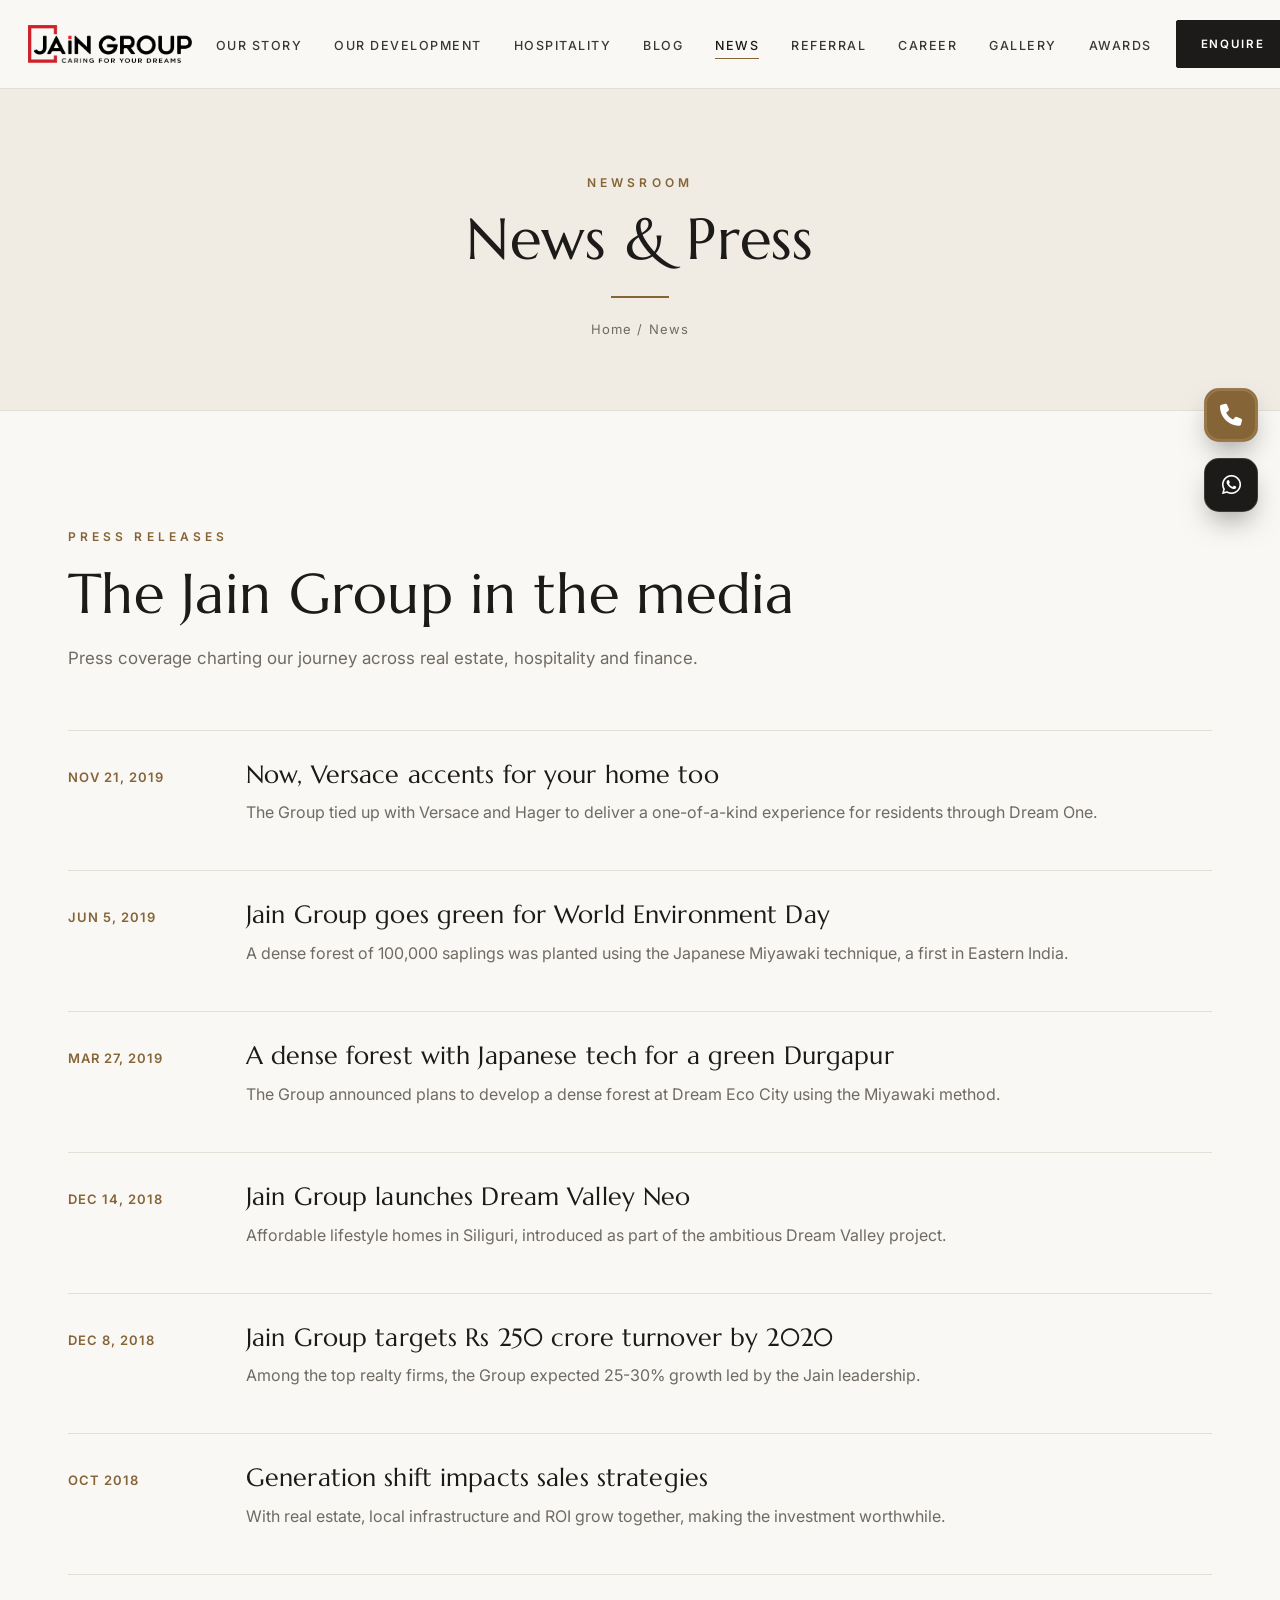
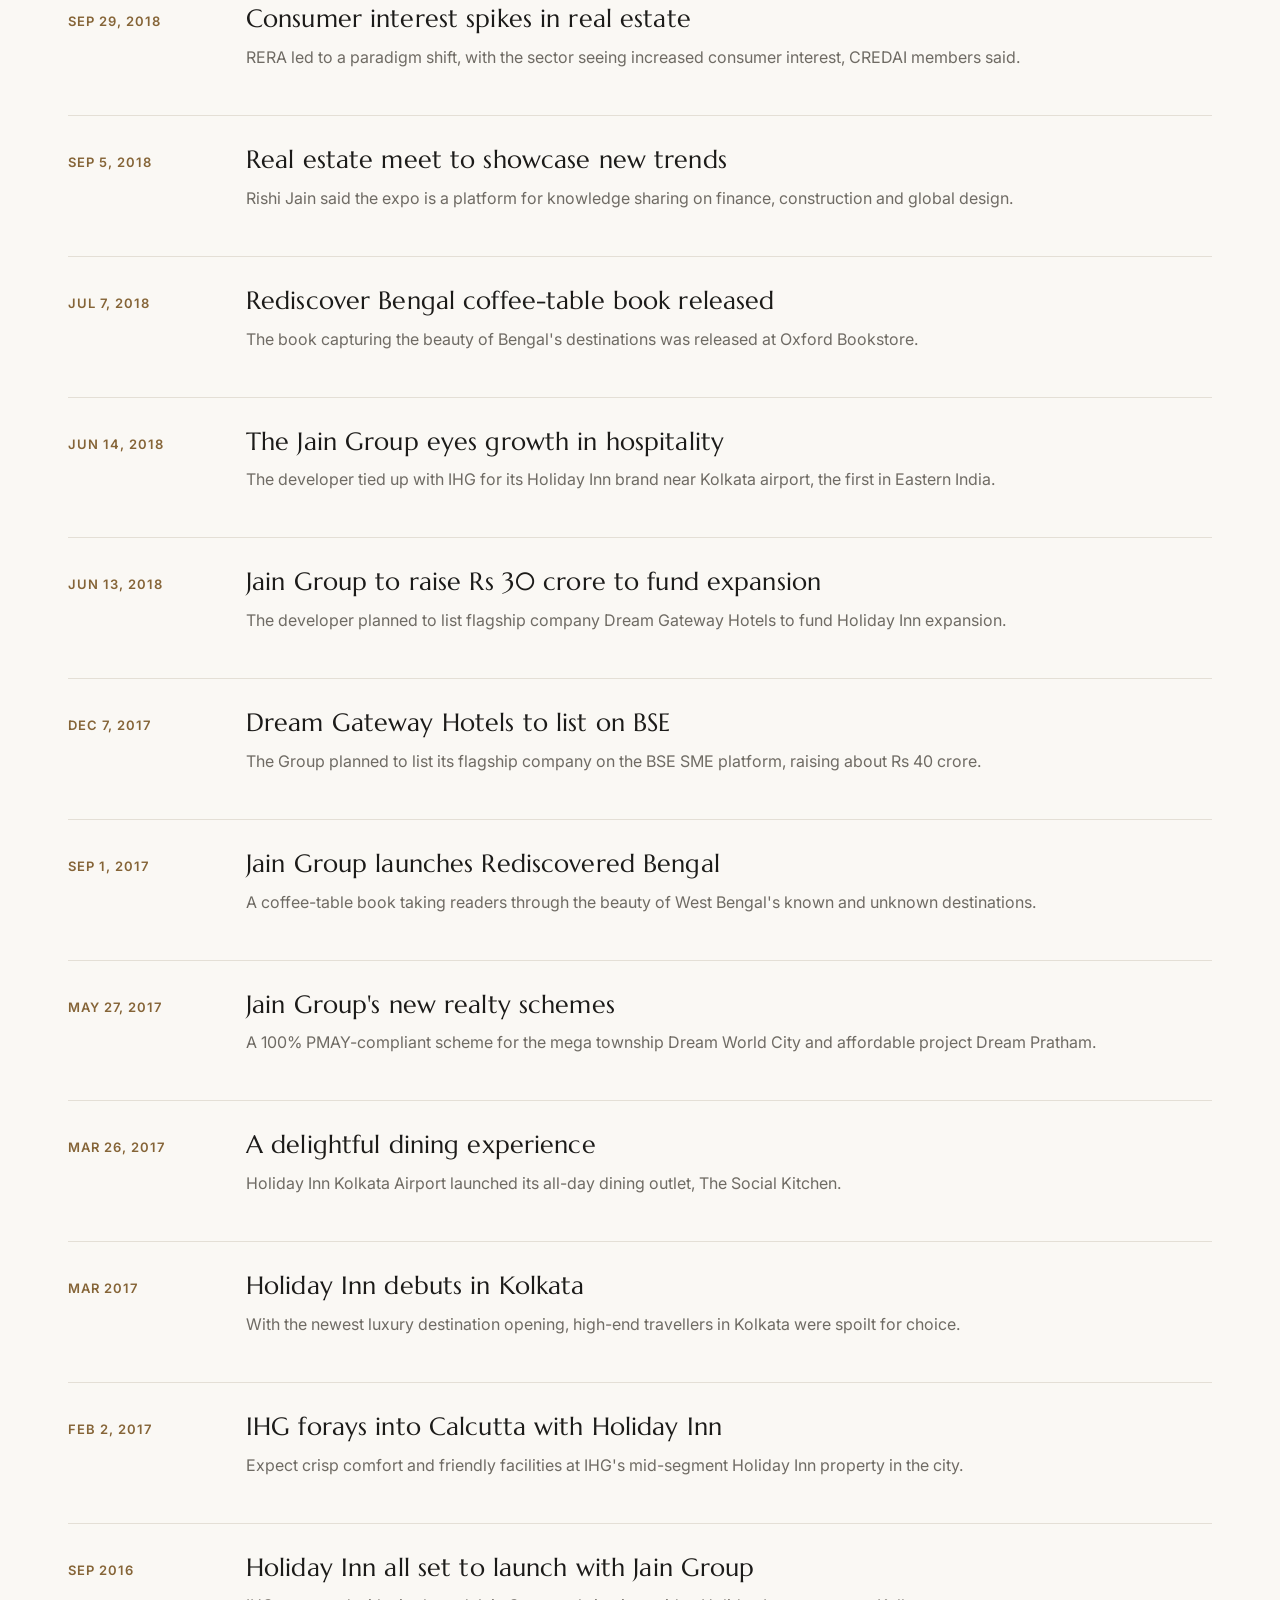
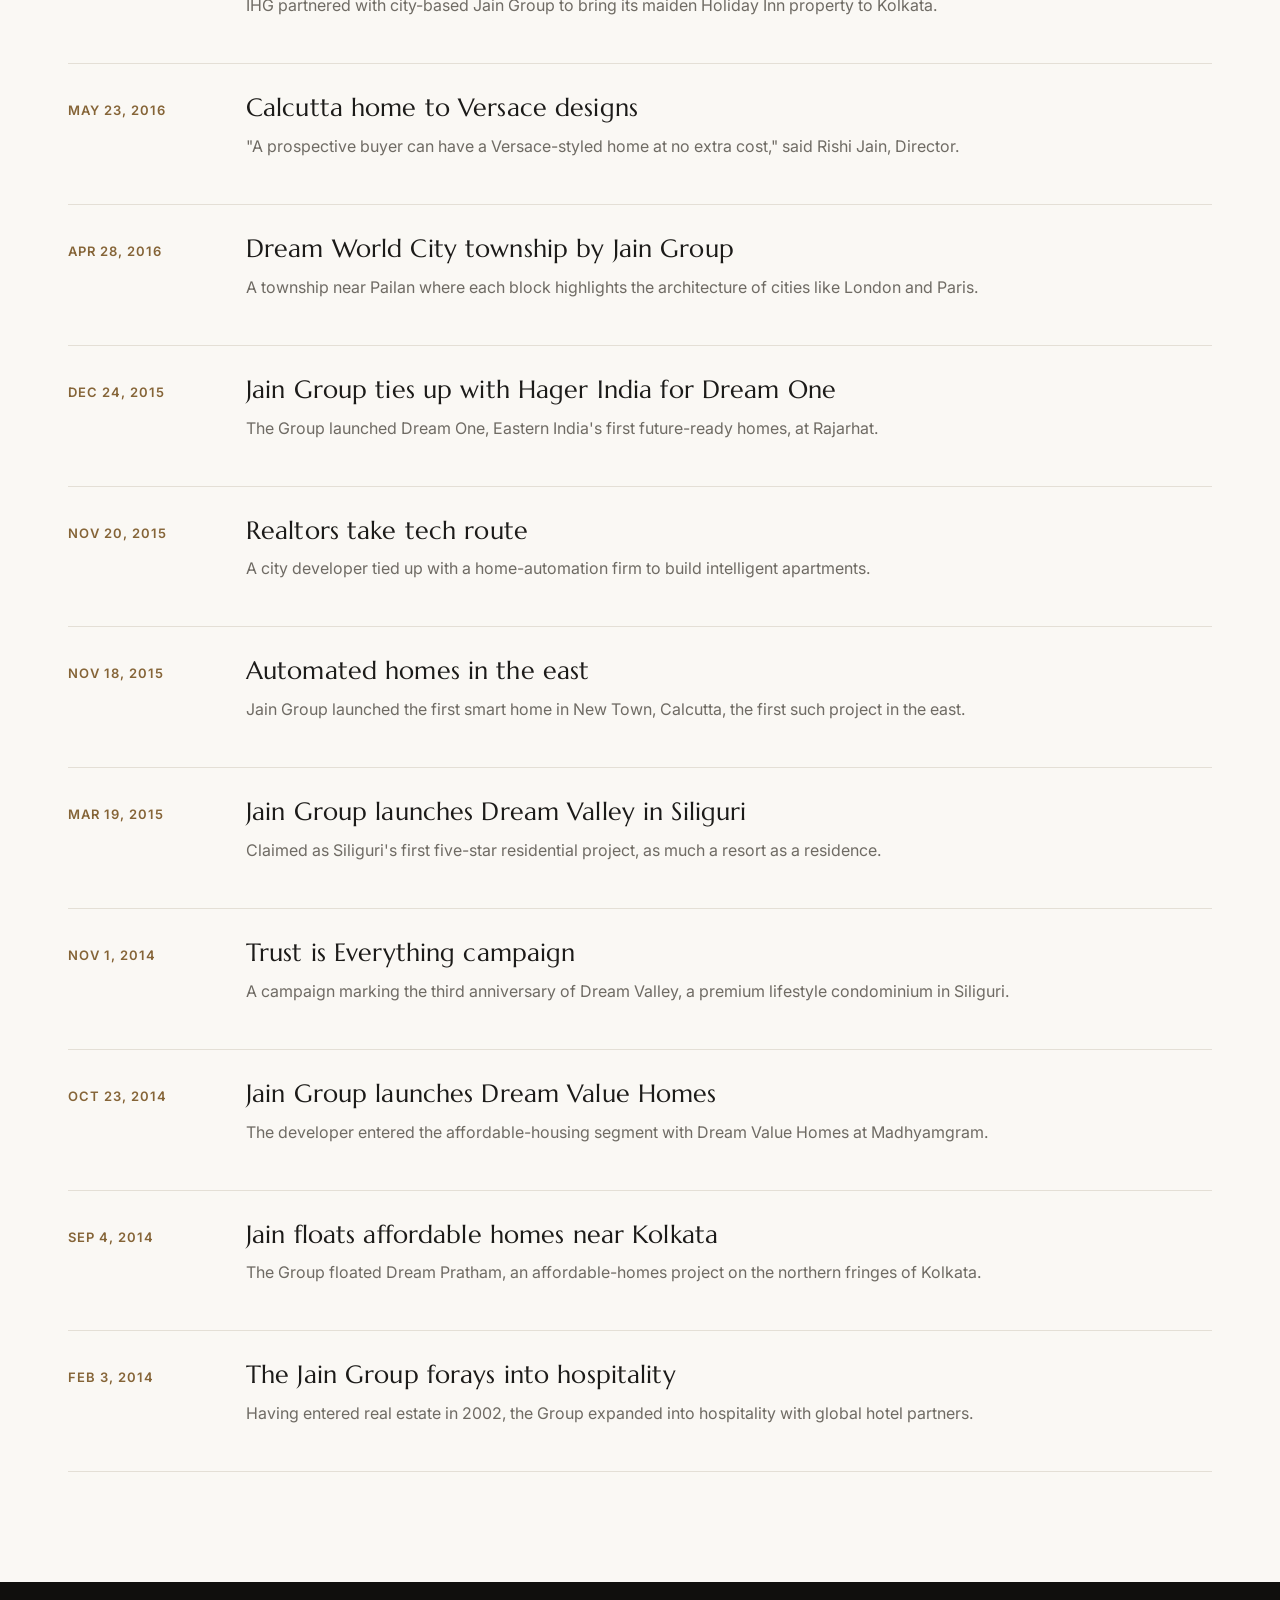
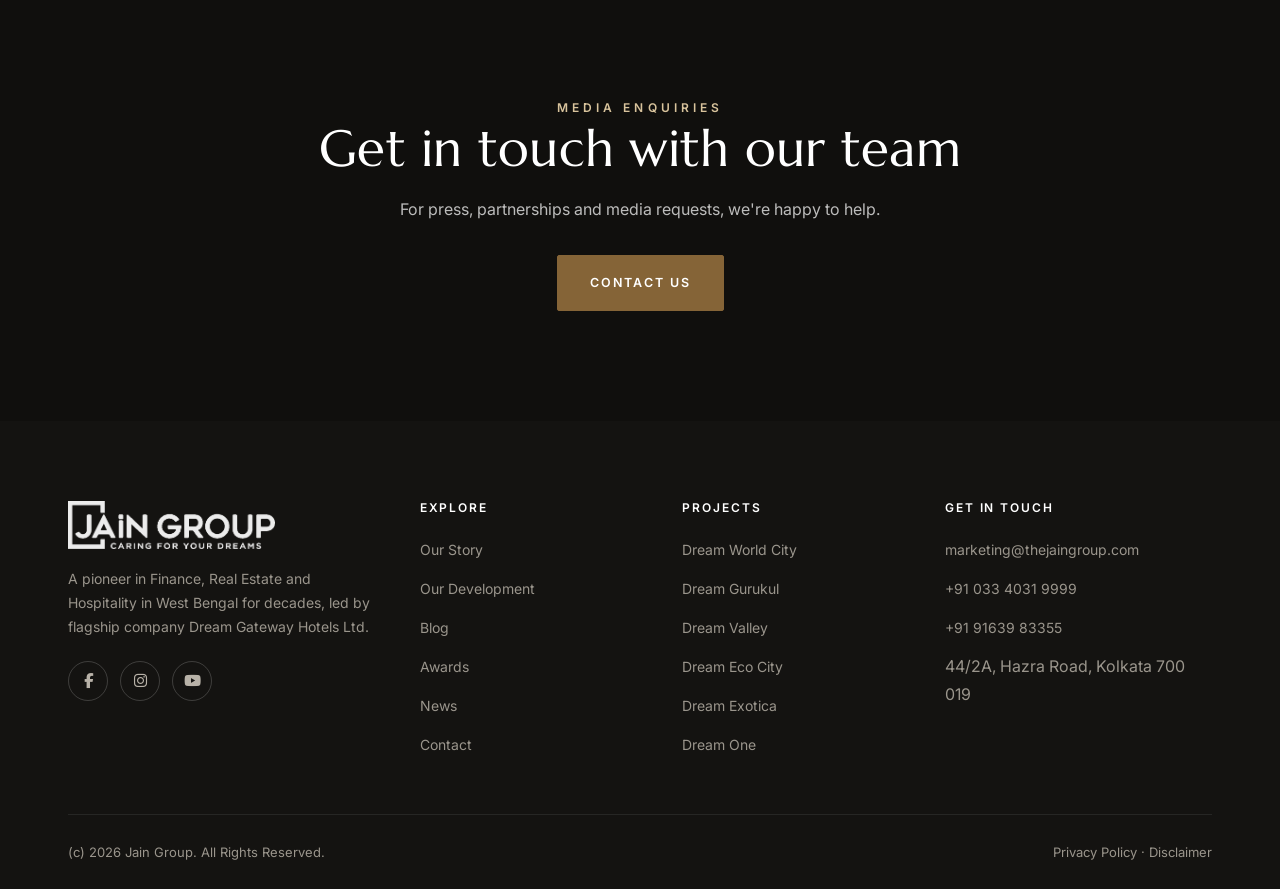
<file: news.html>
<!DOCTYPE html>
<html lang="en">
<head>
<meta charset="UTF-8">
<meta name="viewport" content="width=device-width, initial-scale=1">
<title>News &amp; Press | The Jain Group</title>
<meta name="description" content="Press releases and media coverage of the Jain Group across real estate, hospitality and finance.">
<link rel="preconnect" href="https://fonts.googleapis.com">
<link rel="preconnect" href="https://fonts.gstatic.com" crossorigin>
<link href="https://fonts.googleapis.com/css2?family=Marcellus&family=Inter:wght@400;500;600&display=swap" rel="stylesheet">
<link rel="stylesheet" href="https://cdnjs.cloudflare.com/ajax/libs/font-awesome/6.5.1/css/all.min.css">
<link rel="icon" type="image/png" href="favicon.png">
<meta name="author" content="The Jain Group">
<meta name="robots" content="index, follow, max-image-preview:large">
<meta name="keywords" content="Jain Group news, Jain Group press, real estate news Kolkata, Dream One Versace, Jain Group media coverage">
<link rel="canonical" href="https://thejaingroup.com/news.html">
<meta property="og:type" content="website">
<meta property="og:site_name" content="The Jain Group">
<meta property="og:title" content="News &amp; Press | The Jain Group in the Media">
<meta property="og:description" content="Press releases and media coverage of the Jain Group across real estate, hospitality and finance.">
<meta property="og:url" content="https://thejaingroup.com/news.html">
<meta property="og:image" content="https://thejaingroup.com/images/Dream%20One%201.jpg">
<meta name="twitter:card" content="summary_large_image">
<meta name="twitter:title" content="News &amp; Press | The Jain Group">
<meta name="twitter:description" content="Media coverage of the Jain Group across real estate and hospitality.">
<meta name="twitter:image" content="https://thejaingroup.com/images/Dream%20One%201.jpg">
<script type="application/ld+json">{"@context":"https://schema.org","@type":"BreadcrumbList","itemListElement":[{"@type":"ListItem","position":1,"name":"Home","item":"https://thejaingroup.com/"},{"@type":"ListItem","position":2,"name":"News","item":"https://thejaingroup.com/news.html"}]}</script>
<link rel="stylesheet" href="style.css">
</head>
<body>
<header class="site-header">
  <div class="container nav">
    <a href="index.html" class="brand" aria-label="Jain Group Home"><img src="logo.png" alt="The Jain Group"></a>
    <nav><ul class="nav-links">
      <li><a href="our-story.html">Our Story</a></li>
      <li><a href="our-development.html">Our Development</a></li>
      <li><a href="hospitality.html">Hospitality</a></li>
      <li><a href="blog.html">Blog</a></li>
      <li><a href="news.html" class="active">News</a></li>
      <li><a href="referral.html">Referral</a></li>
      <li><a href="career.html">Career</a></li>
    <li><a href="video-gallery.html">Gallery</a></li><li><a href="awards.html">Awards</a></li></ul></nav>
    <div class="nav-cta"><a href="contact.html" class="btn btn--solid btn--sm">Enquire</a><button class="nav-toggle" aria-label="Menu"><span></span><span></span><span></span></button></div>
  </div>
</header>
<main id="main">
<section class="page-intro">
  <div class="container">
    <span class="eyebrow">Newsroom</span>
    <h1>News &amp; Press</h1>
    <div class="divider"></div>
    <div class="breadcrumb"><a href="index.html">Home</a> / News</div>
  </div>
</section>
<section class="section">
  <div class="container">
    <div class="section-head reveal"><span class="eyebrow">Press Releases</span><h2>The Jain Group in the media</h2><p>Press coverage charting our journey across real estate, hospitality and finance.</p></div>
    <div class="news-list">
      <article class="news-item reveal"><div class="news-date">Nov 21, 2019</div><div><h3>Now, Versace accents for your home too</h3><p>The Group tied up with Versace and Hager to deliver a one-of-a-kind experience for residents through Dream One.</p></div></article>
      <article class="news-item reveal"><div class="news-date">Jun 5, 2019</div><div><h3>Jain Group goes green for World Environment Day</h3><p>A dense forest of 100,000 saplings was planted using the Japanese Miyawaki technique, a first in Eastern India.</p></div></article>
      <article class="news-item reveal"><div class="news-date">Mar 27, 2019</div><div><h3>A dense forest with Japanese tech for a green Durgapur</h3><p>The Group announced plans to develop a dense forest at Dream Eco City using the Miyawaki method.</p></div></article>
      <article class="news-item reveal"><div class="news-date">Dec 14, 2018</div><div><h3>Jain Group launches Dream Valley Neo</h3><p>Affordable lifestyle homes in Siliguri, introduced as part of the ambitious Dream Valley project.</p></div></article>
      <article class="news-item reveal"><div class="news-date">Dec 8, 2018</div><div><h3>Jain Group targets Rs 250 crore turnover by 2020</h3><p>Among the top realty firms, the Group expected 25-30% growth led by the Jain leadership.</p></div></article>
      <article class="news-item reveal"><div class="news-date">Oct 2018</div><div><h3>Generation shift impacts sales strategies</h3><p>With real estate, local infrastructure and ROI grow together, making the investment worthwhile.</p></div></article>
      <article class="news-item reveal"><div class="news-date">Sep 29, 2018</div><div><h3>Consumer interest spikes in real estate</h3><p>RERA led to a paradigm shift, with the sector seeing increased consumer interest, CREDAI members said.</p></div></article>
      <article class="news-item reveal"><div class="news-date">Sep 5, 2018</div><div><h3>Real estate meet to showcase new trends</h3><p>Rishi Jain said the expo is a platform for knowledge sharing on finance, construction and global design.</p></div></article>
      <article class="news-item reveal"><div class="news-date">Jul 7, 2018</div><div><h3>Rediscover Bengal coffee-table book released</h3><p>The book capturing the beauty of Bengal's destinations was released at Oxford Bookstore.</p></div></article>
      <article class="news-item reveal"><div class="news-date">Jun 14, 2018</div><div><h3>The Jain Group eyes growth in hospitality</h3><p>The developer tied up with IHG for its Holiday Inn brand near Kolkata airport, the first in Eastern India.</p></div></article>
      <article class="news-item reveal"><div class="news-date">Jun 13, 2018</div><div><h3>Jain Group to raise Rs 30 crore to fund expansion</h3><p>The developer planned to list flagship company Dream Gateway Hotels to fund Holiday Inn expansion.</p></div></article>
      <article class="news-item reveal"><div class="news-date">Dec 7, 2017</div><div><h3>Dream Gateway Hotels to list on BSE</h3><p>The Group planned to list its flagship company on the BSE SME platform, raising about Rs 40 crore.</p></div></article>
      <article class="news-item reveal"><div class="news-date">Sep 1, 2017</div><div><h3>Jain Group launches Rediscovered Bengal</h3><p>A coffee-table book taking readers through the beauty of West Bengal's known and unknown destinations.</p></div></article>
      <article class="news-item reveal"><div class="news-date">May 27, 2017</div><div><h3>Jain Group's new realty schemes</h3><p>A 100% PMAY-compliant scheme for the mega township Dream World City and affordable project Dream Pratham.</p></div></article>
      <article class="news-item reveal"><div class="news-date">Mar 26, 2017</div><div><h3>A delightful dining experience</h3><p>Holiday Inn Kolkata Airport launched its all-day dining outlet, The Social Kitchen.</p></div></article>
      <article class="news-item reveal"><div class="news-date">Mar 2017</div><div><h3>Holiday Inn debuts in Kolkata</h3><p>With the newest luxury destination opening, high-end travellers in Kolkata were spoilt for choice.</p></div></article>
      <article class="news-item reveal"><div class="news-date">Feb 2, 2017</div><div><h3>IHG forays into Calcutta with Holiday Inn</h3><p>Expect crisp comfort and friendly facilities at IHG's mid-segment Holiday Inn property in the city.</p></div></article>
      <article class="news-item reveal"><div class="news-date">Sep 2016</div><div><h3>Holiday Inn all set to launch with Jain Group</h3><p>IHG partnered with city-based Jain Group to bring its maiden Holiday Inn property to Kolkata.</p></div></article>
      <article class="news-item reveal"><div class="news-date">May 23, 2016</div><div><h3>Calcutta home to Versace designs</h3><p>"A prospective buyer can have a Versace-styled home at no extra cost," said Rishi Jain, Director.</p></div></article>
      <article class="news-item reveal"><div class="news-date">Apr 28, 2016</div><div><h3>Dream World City township by Jain Group</h3><p>A township near Pailan where each block highlights the architecture of cities like London and Paris.</p></div></article>
      <article class="news-item reveal"><div class="news-date">Dec 24, 2015</div><div><h3>Jain Group ties up with Hager India for Dream One</h3><p>The Group launched Dream One, Eastern India's first future-ready homes, at Rajarhat.</p></div></article>
      <article class="news-item reveal"><div class="news-date">Nov 20, 2015</div><div><h3>Realtors take tech route</h3><p>A city developer tied up with a home-automation firm to build intelligent apartments.</p></div></article>
      <article class="news-item reveal"><div class="news-date">Nov 18, 2015</div><div><h3>Automated homes in the east</h3><p>Jain Group launched the first smart home in New Town, Calcutta, the first such project in the east.</p></div></article>
      <article class="news-item reveal"><div class="news-date">Mar 19, 2015</div><div><h3>Jain Group launches Dream Valley in Siliguri</h3><p>Claimed as Siliguri's first five-star residential project, as much a resort as a residence.</p></div></article>
      <article class="news-item reveal"><div class="news-date">Nov 1, 2014</div><div><h3>Trust is Everything campaign</h3><p>A campaign marking the third anniversary of Dream Valley, a premium lifestyle condominium in Siliguri.</p></div></article>
      <article class="news-item reveal"><div class="news-date">Oct 23, 2014</div><div><h3>Jain Group launches Dream Value Homes</h3><p>The developer entered the affordable-housing segment with Dream Value Homes at Madhyamgram.</p></div></article>
      <article class="news-item reveal"><div class="news-date">Sep 4, 2014</div><div><h3>Jain floats affordable homes near Kolkata</h3><p>The Group floated Dream Pratham, an affordable-homes project on the northern fringes of Kolkata.</p></div></article>
      <article class="news-item reveal"><div class="news-date">Feb 3, 2014</div><div><h3>The Jain Group forays into hospitality</h3><p>Having entered real estate in 2002, the Group expanded into hospitality with global hotel partners.</p></div></article>
    </div>
  </div>
</section>
<section class="section section--ink cta-band" style="background:#100f0d;">
  <div class="container">
    <span class="eyebrow reveal" style="color:#d8c39c;">Media enquiries</span>
    <h2 class="reveal">Get in touch with our team</h2>
    <p class="reveal">For press, partnerships and media requests, we're happy to help.</p>
    <div class="actions reveal"><a href="contact.html" class="btn btn--gold">Contact Us</a></div>
  </div>
</section>
</main>
<footer class="site-footer">
  <div class="container">
    <div class="footer-top">
      <div>
        <img class="f-logo" src="logo.png" alt="The Jain Group">
        <p>A pioneer in Finance, Real Estate and Hospitality in West Bengal for decades, led by flagship company Dream Gateway Hotels Ltd.</p>
        <div class="social-row">
          <a href="https://www.facebook.com/thejaingroup/" target="_blank" rel="noopener" aria-label="Facebook"><i class="fa-brands fa-facebook-f"></i></a>
          <a href="https://www.instagram.com/jaingroupofficial/" target="_blank" rel="noopener" aria-label="Instagram"><i class="fa-brands fa-instagram"></i></a>
          <a href="https://www.youtube.com/user/marketing2014/videos" target="_blank" rel="noopener" aria-label="YouTube"><i class="fa-brands fa-youtube"></i></a>
        </div>
      </div>
      <div class="footer-col"><h4>Explore</h4><ul><li><a href="our-story.html">Our Story</a></li><li><a href="our-development.html">Our Development</a></li><li><a href="blog.html">Blog</a></li><li><a href="awards.html">Awards</a></li><li><a href="news.html">News</a></li><li><a href="contact.html">Contact</a></li></ul></div>
      <div class="footer-col"><h4>Projects</h4><ul><li><a href="our-development.html">Dream World City</a></li><li><a href="our-development.html">Dream Gurukul</a></li><li><a href="our-development.html">Dream Valley</a></li><li><a href="our-development.html">Dream Eco City</a></li><li><a href="our-development.html">Dream Exotica</a></li><li><a href="our-development.html">Dream One</a></li></ul></div>
      <div class="footer-col"><h4>Get in touch</h4><ul><li><a href="mailto:marketing@thejaingroup.com">marketing@thejaingroup.com</a></li><li><a href="tel:03340319999">+91 033 4031 9999</a></li><li><a href="tel:9163983355">+91 91639 83355</a></li><li>44/2A, Hazra Road, Kolkata 700 019</li></ul></div>
    </div>
    <div class="footer-bottom"><div>(c) <span id="yr"></span> Jain Group. All Rights Reserved.</div><div><a href="privacy-policy.html">Privacy Policy</a> &middot; <a href="disclaimer.html">Disclaimer</a></div></div>
  </div>
</footer>
<div class="fab-stack">
  <a class="fab fab--call" href="tel:9163983355" aria-label="Call us"><i class="fa-solid fa-phone"></i></a>
  <a class="fab fab--wa" href="https://wa.me/919163983355?text=Interested%20in%20Jain%20Group" target="_blank" rel="noopener" aria-label="WhatsApp"><i class="fa-brands fa-whatsapp"></i></a>
</div>
<script>document.getElementById('yr').textContent=new Date().getFullYear();</script>
<script src="script.js"></script>
</body>
</html>
                                                                                                                                                                                                                                                                                                                                                                                                                                                                                                                                                                                                                                                                                                                                                                                        
</file>
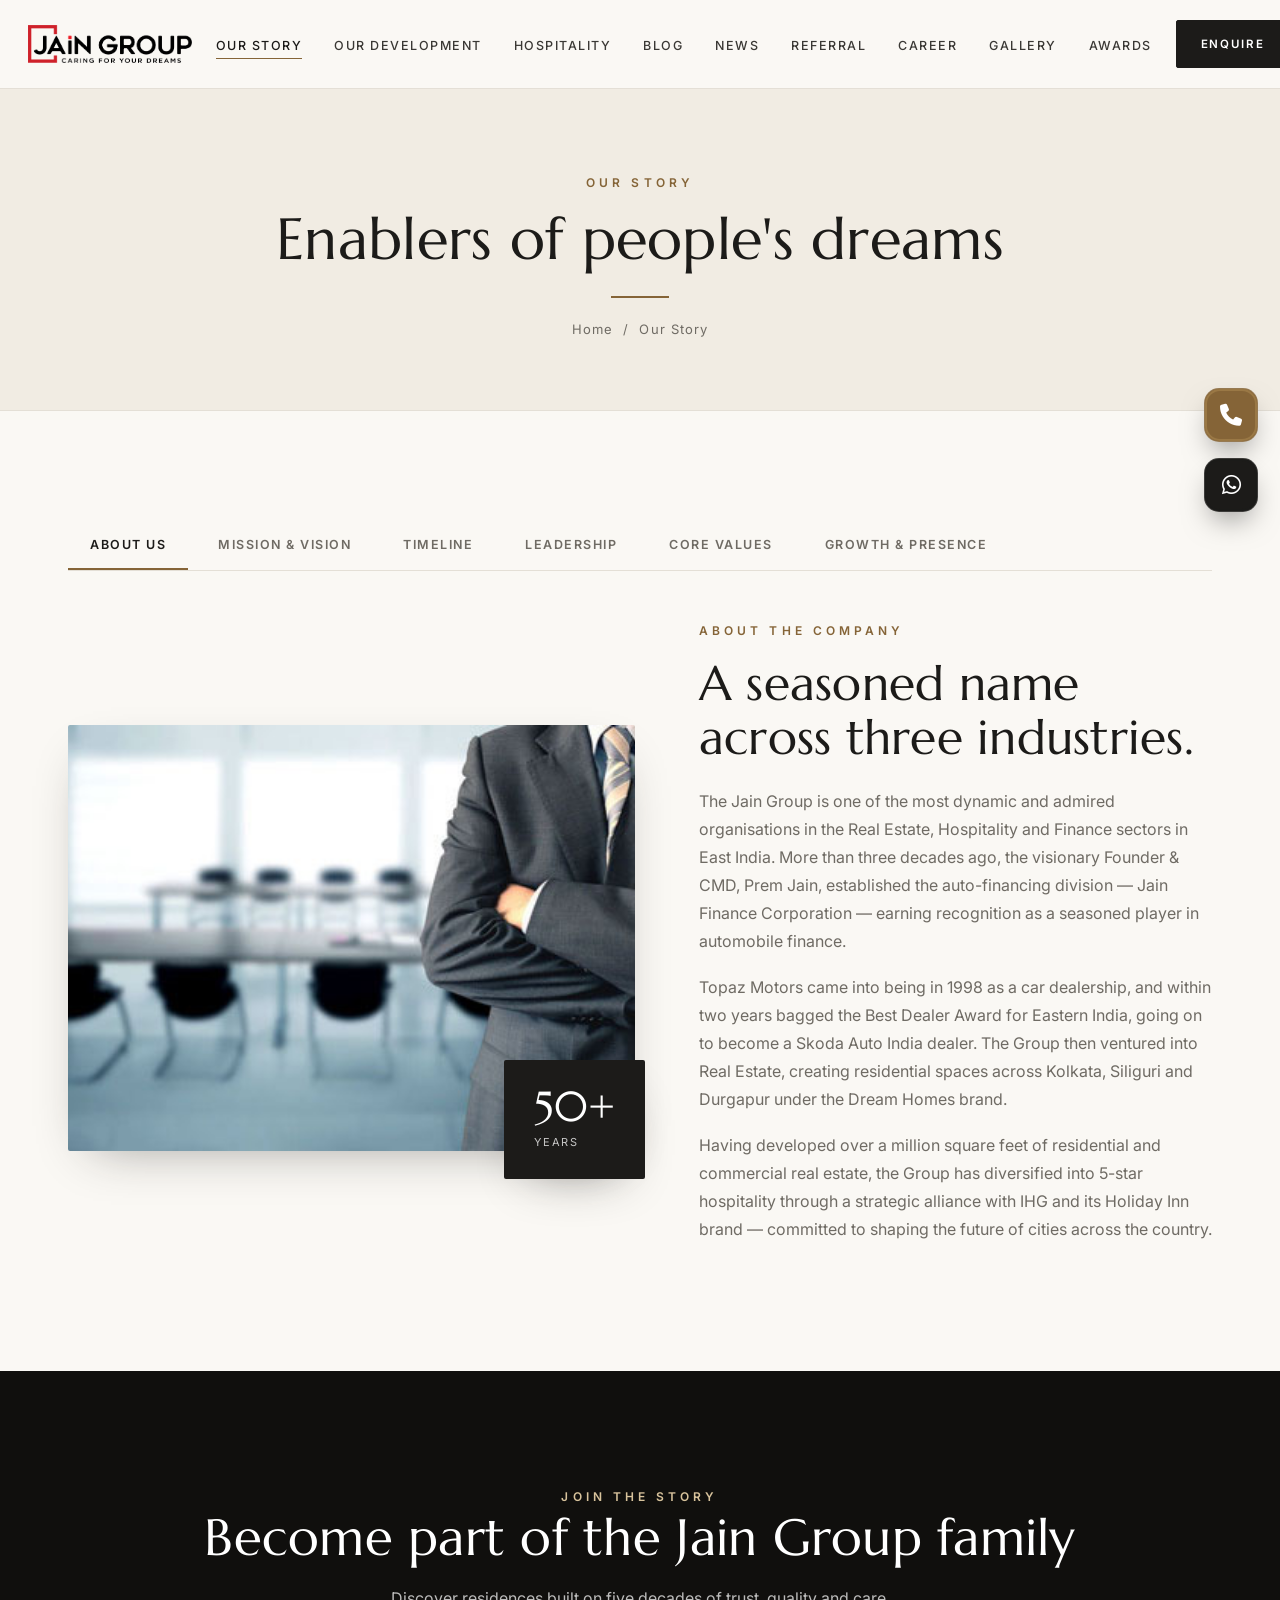
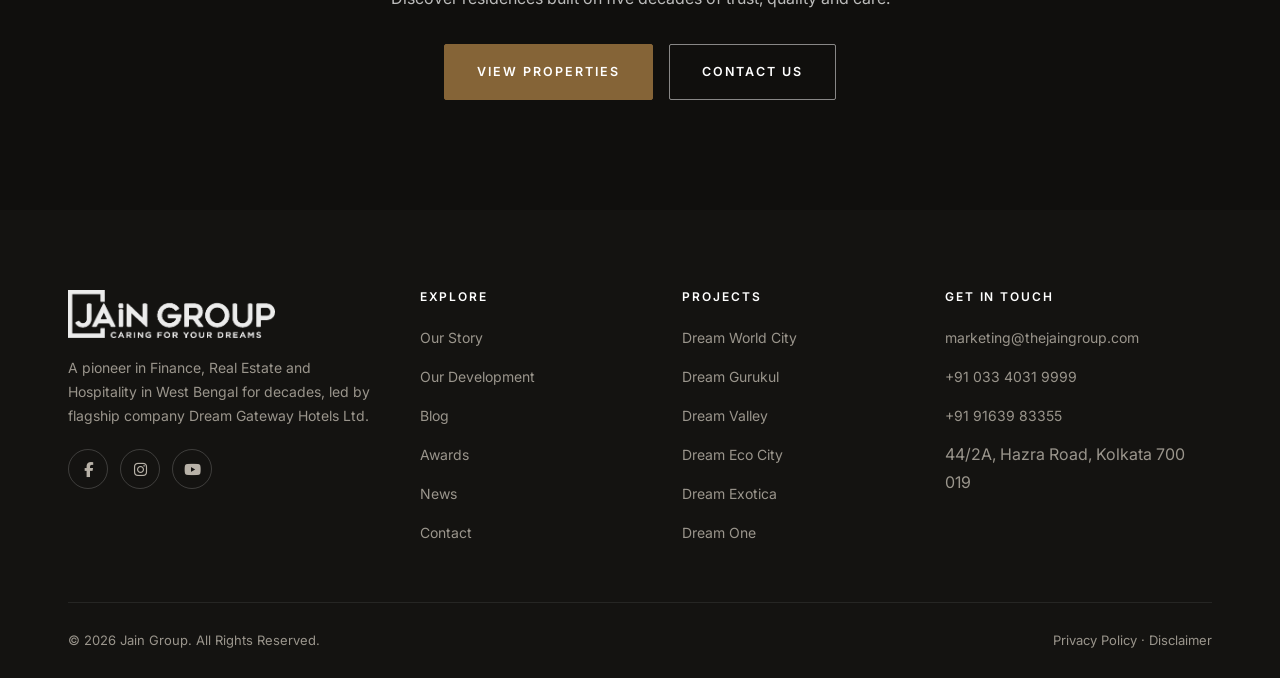
<file: our-story.html>
<!DOCTYPE html>
<html lang="en">
<head>
<meta charset="UTF-8">
<meta name="viewport" content="width=device-width, initial-scale=1">
<title>Our Story | The Jain Group</title>
<meta name="description" content="More than three decades of building dreams across Real Estate, Hospitality and Finance in Eastern India — the story, leadership and values of the Jain Group.">
<link rel="preconnect" href="https://fonts.googleapis.com">
<link rel="preconnect" href="https://fonts.gstatic.com" crossorigin>
<link href="https://fonts.googleapis.com/css2?family=Marcellus&family=Inter:wght@400;500;600&display=swap" rel="stylesheet">
<link rel="stylesheet" href="https://cdnjs.cloudflare.com/ajax/libs/font-awesome/6.5.1/css/all.min.css">
<link rel="icon" type="image/png" href="favicon.png">
<meta name="author" content="The Jain Group">
<meta name="robots" content="index, follow, max-image-preview:large">
<meta name="keywords" content="Jain Group history, about Jain Group, Kolkata real estate developer, Prem Jain, Rishi Jain, Shrayans Jain, Dream Homes, real estate company Kolkata">
<link rel="canonical" href="https://thejaingroup.com/our-story.html">
<meta property="og:type" content="website">
<meta property="og:site_name" content="The Jain Group">
<meta property="og:title" content="Our Story | 50 Years of the Jain Group, Kolkata">
<meta property="og:description" content="More than five decades of building Dream Homes across Real Estate, Hospitality and Finance in Eastern India — the story, leadership and values of the Jain Group.">
<meta property="og:url" content="https://thejaingroup.com/our-story.html">
<meta property="og:image" content="https://thejaingroup.com/images/Our%20Story.jpg">
<meta name="twitter:card" content="summary_large_image">
<meta name="twitter:title" content="Our Story | The Jain Group">
<meta name="twitter:description" content="Five decades of building Dream Homes across Eastern India.">
<meta name="twitter:image" content="https://thejaingroup.com/images/Our%20Story.jpg">
<script type="application/ld+json">{"@context":"https://schema.org","@type":"BreadcrumbList","itemListElement":[{"@type":"ListItem","position":1,"name":"Home","item":"https://thejaingroup.com/"},{"@type":"ListItem","position":2,"name":"Our Story","item":"https://thejaingroup.com/our-story.html"}]}</script>
<link rel="stylesheet" href="style.css">
</head>
<body>

<header class="site-header">
  <div class="container nav">
    <a href="index.html" class="brand" aria-label="Jain Group — Home"><img src="logo.png" alt="The Jain Group"></a>
    <nav><ul class="nav-links">
      <li><a href="our-story.html" class="active">Our Story</a></li>
      <li><a href="our-development.html">Our Development</a></li>
      <li><a href="hospitality.html">Hospitality</a></li>
      <li><a href="blog.html">Blog</a></li>
      <li><a href="news.html">News</a></li>
      <li><a href="referral.html">Referral</a></li>
      <li><a href="career.html">Career</a></li>
      <li><a href="video-gallery.html">Gallery</a></li>
    <li><a href="awards.html">Awards</a></li></ul></nav>
    <div class="nav-cta"><a href="contact.html" class="btn btn--solid btn--sm">Enquire</a><button class="nav-toggle" aria-label="Menu"><span></span><span></span><span></span></button></div>
  </div>
</header>
<main id="main">
<section class="page-intro">
  <div class="container">
    <span class="eyebrow">Our Story</span>
    <h1>Enablers of people's dreams</h1>
    <div class="divider"></div>
    <div class="breadcrumb"><a href="index.html">Home</a> &nbsp;/&nbsp; Our Story</div>
  </div>
</section>

<section class="section">
  <div class="container" data-tabs>
    <div class="tabs">
      <button class="tab-btn active" data-tab="about">About Us</button>
      <button class="tab-btn" data-tab="mission">Mission &amp; Vision</button>
      <button class="tab-btn" data-tab="timeline">Timeline</button>
      <button class="tab-btn" data-tab="leadership">Leadership</button>
      <button class="tab-btn" data-tab="values">Core Values</button>
      <button class="tab-btn" data-tab="growth">Growth &amp; Presence</button>
    </div>

    <div class="tab-panel active" id="about">
      <div class="feature-split">
        <div class="feature-split__media"><img src="images/Our%20Story.jpg" alt="The Company"><div class="badge"><div class="n">50+</div><div class="l">Years</div></div></div>
        <div>
          <span class="eyebrow">About the Company</span>
          <h2>A seasoned name across three industries.</h2>
          <p>The Jain Group is one of the most dynamic and admired organisations in the Real Estate, Hospitality and Finance sectors in East India. More than three decades ago, the visionary Founder &amp; CMD, Prem Jain, established the auto-financing division — Jain Finance Corporation — earning recognition as a seasoned player in automobile finance.</p>
          <p>Topaz Motors came into being in 1998 as a car dealership, and within two years bagged the Best Dealer Award for Eastern India, going on to become a Skoda Auto India dealer. The Group then ventured into Real Estate, creating residential spaces across Kolkata, Siliguri and Durgapur under the Dream Homes brand.</p>
          <p>Having developed over a million square feet of residential and commercial real estate, the Group has diversified into 5-star hospitality through a strategic alliance with IHG and its Holiday Inn brand — committed to shaping the future of cities across the country.</p>
        </div>
      </div>
    </div>

    <div class="tab-panel" id="mission">
      <div class="grid grid-2">
        <div class="value-card"><span class="num">01</span><h3>Our Mission</h3><p>To engage in the issues that concern individuals, families and communities through an uncompromising commitment to create outstanding living, work and leisure environments. Our Dream Homes are built on the concept of comfort and luxury coming together, presented in the most marvellous way.</p></div>
        <div class="value-card"><span class="num">02</span><h3>Our Vision</h3><p>To be one of the most recognised, admired and loved companies in India — for having constantly worked towards fulfilling people's dreams.</p></div>
      </div>
    </div>

    <div class="tab-panel" id="timeline">
      <div class="section-head"><h2>Five decades of milestones</h2><p>From mineral processing in 1975 to internationally branded hotels today.</p></div>
      <div class="timeline">
        <div class="tl-item"><div class="tl-year">2019</div><p>Established a tie-up with Snack It.</p></div>
        <div class="tl-item"><div class="tl-year">2018</div><p>Launched the 'Rediscover Bengal' coffee-table book.</p></div>
        <div class="tl-item"><div class="tl-year">2017</div><p>National Award from S.P. Jain, Mumbai for marketing innovation; launch of 137 rooms at Holiday Inn, Kolkata Airport with IHG.</p></div>
        <div class="tl-item"><div class="tl-year">2016</div><p>Delivered our 4,000th customer and completed 2.5 million sq. ft.</p></div>
        <div class="tl-item"><div class="tl-year">2015</div><p>Announced two more 5-star hotels in Siliguri &amp; Durgapur; signed Prosenjit and Arpita Chatterjee as brand ambassadors; National Award from CRISIL for Affordable Housing.</p></div>
        <div class="tl-item"><div class="tl-year">2014</div><p>Tied up with global hospitality giant IHG to launch the first Holiday Inn in Eastern India.</p></div>
        <div class="tl-item"><div class="tl-year">2013</div><p>National Award from CNBC for Affordable Housing.</p></div>
        <div class="tl-item"><div class="tl-year">2011</div><p>Spread wings into the steel city of Durgapur with a luxurious residential project.</p></div>
        <div class="tl-item"><div class="tl-year">2010</div><p>Signed Baichung Bhutia as brand ambassador; set up ITES and educational establishments.</p></div>
        <div class="tl-item"><div class="tl-year">2009</div><p>Extended into Siliguri with the first 5-star residential project.</p></div>
        <div class="tl-item"><div class="tl-year">2003</div><p>Real Estate division established.</p></div>
        <div class="tl-item"><div class="tl-year">1998</div><p>Topaz Motors — dealer of Daewoo &amp; Skoda vehicles.</p></div>
        <div class="tl-item"><div class="tl-year">1996</div><p>Jain Finance Corporation established.</p></div>
        <div class="tl-item"><div class="tl-year">1985</div><p>Minerals processing and trading across Eastern India.</p></div>
        <div class="tl-item"><div class="tl-year">1975</div><p>Rajasthan — China clay mine and pottery factories.</p></div>
      </div>
    </div>

    <div class="tab-panel" id="leadership">
      <div class="leader">
        <img src="images/Prem%20Jain.jpg" alt="Prem Jain">
        <div><h3>Prem Jain</h3><div class="pos">Chairman, Jain Group</div>
          <p>"To achieve anything in life requires a strong vision, faith and belief in oneself, determination and lots of hard work. All things are possible for those who believe in their dreams — and we believe we are enablers of people's dreams."</p>
          <p>Our financing arm creates opportunities for individuals and businesses to progress, while our Real Estate division builds communities where people live comfortable, harmonious lives. In the last four years we have grown over ten times, driven by Group restructuring, greater cohesiveness and a mission for better corporate governance.</p>
          <p>We treat every day as a new learning opportunity. High levels of talent, dedication and a never-ending quest for business excellence keep the Jain Group surging ahead.</p>
        </div>
      </div>
      <div class="leader">
        <img src="images/Shrayans%20Jain.jpg" alt="Shrayans Jain">
        <div><h3>Mr. Shrayans Jain</h3><div class="pos">Vice Chairman, Jain Group</div>
          <p>A commerce graduate from Kolkata who studied contemporary architecture and monument studies, Mr. Jain christened the Group's real estate division 'Dream Developers' in the early 2000s. Educated at St. Paul's, Darjeeling, he is a regular contributor to dailies like the Times of India and has featured on Zee TV for his real-estate acumen.</p>
          <p>His foresight has helped the organisation grow in geometric progression and branch into Hospitality and IT-enabled services across India. Under his leadership the company has grown over five-fold in five years.</p>
        </div>
      </div>
      <div class="leader">
        <img src="images/Rishi%20Jain.jpg" alt="Rishi Jain">
        <div><h3>Mr. Rishi Jain</h3><div class="pos">Executive Director, Jain Group</div>
          <p>A commerce graduate from Kolkata with a post-graduation from S.P. Jain Institute of Management and Research, Mumbai, Mr. Jain completed Family Business Management at the Indian School of Business, Hyderabad, and trained in Finance with the ICAI.</p>
          <p>Entrusted with developing the contemporary corporate aspects of a rapidly advancing Group, he has driven outstanding achievements and future potential across Real Estate, Hospitality and IT-enabled services.</p>
        </div>
      </div>
    </div>

    <div class="tab-panel" id="values">
      <div class="grid grid-2">
        <div class="value-card"><span class="num">01</span><h3>Corporate Governance</h3><p>An equal-opportunity employer fostering a conducive work environment. We believe our people are our biggest assets, and we encourage professional excellence within a spirit of teamwork through regular leadership training.</p></div>
        <div class="value-card"><span class="num">02</span><h3>Ethics</h3><p>Everyone at the Group shares one value: they are enablers of dreams. Rigid ethical codes and transparent business practices help us implement our strategies with integrity and resounding success.</p></div>
        <div class="value-card"><span class="num">03</span><h3>Strategy</h3><p>A highly competitive strategy keeps us ahead. High levels of product planning, scientifically captured market data and an R&amp;D-assisted design team drive our phenomenal growth.</p></div>
        <div class="value-card"><span class="num">04</span><h3>Health &amp; Safety</h3><p>We are committed to safety procedures and a proper work environment at our project sites, managing environmental, health and safety risk and compliance in all operations.</p></div>
      </div>
    </div>

    <div class="tab-panel" id="growth">
      <div class="feature-split">
        <div class="feature-split__media"><img src="images/Growth%20and%20Presence.jpg" alt="Growth and presence"></div>
        <div>
          <span class="eyebrow">Growth &amp; Presence</span>
          <h2>Well-diversified, steadily growing.</h2>
          <p>The Jain Group has operated for more than half a century and is well-diversified across Finance, Real Estate and Hospitality. As it has grown from strength to strength, it has consolidated its market share in each vertical.</p>
          <p>Headquartered in Kolkata, the Group's presence spans Jharkhand, Bihar and Odisha, and major cities including Jamshedpur, Durgapur and Siliguri. Its residential properties in Durgapur, Siliguri and Kolkata perform strongly in both sales and trust, with steadily rising revenue from its diversified businesses.</p>
        </div>
      </div>
    </div>

  </div>
</section>

<section class="section section--ink cta-band" style="background:#100f0d;">
  <div class="container">
    <span class="eyebrow reveal" style="color:#d8c39c;">Join the story</span>
    <h2 class="reveal">Become part of the Jain Group family</h2>
    <p class="reveal">Discover residences built on five decades of trust, quality and care.</p>
    <div class="actions reveal"><a href="our-development.html" class="btn btn--gold">View Properties</a><a href="contact.html" class="btn btn--ghost-light">Contact Us</a></div>
  </div>
</section>

</main>
<footer class="site-footer">
  <div class="container">
    <div class="footer-top">
      <div>
        <img class="f-logo" src="logo.png" alt="The Jain Group">
        <p>A pioneer in Finance, Real Estate and Hospitality in West Bengal for decades, led by flagship company Dream Gateway Hotels Ltd.</p>
        <div class="social-row">
          <a href="https://www.facebook.com/thejaingroup/" target="_blank" rel="noopener" aria-label="Facebook"><i class="fa-brands fa-facebook-f"></i></a>
          <a href="https://www.instagram.com/jaingroupofficial/" target="_blank" rel="noopener" aria-label="Instagram"><i class="fa-brands fa-instagram"></i></a>
          <a href="https://www.youtube.com/user/marketing2014/videos" target="_blank" rel="noopener" aria-label="YouTube"><i class="fa-brands fa-youtube"></i></a>
        </div>
      </div>
      <div class="footer-col"><h4>Explore</h4><ul><li><a href="our-story.html">Our Story</a></li><li><a href="our-development.html">Our Development</a></li><li><a href="blog.html">Blog</a></li><li><a href="awards.html">Awards</a></li><li><a href="news.html">News</a></li><li><a href="contact.html">Contact</a></li></ul></div>
      <div class="footer-col"><h4>Projects</h4><ul>
        <li><a href="our-development.html">Dream World City</a></li>
        <li><a href="our-development.html">Dream Gurukul</a></li>
        <li><a href="our-development.html">Dream Valley</a></li>
        <li><a href="our-development.html">Dream Eco City</a></li>
        <li><a href="our-development.html">Dream Exotica</a></li>
        <li><a href="our-development.html">Dream One</a></li>
      </ul></div>
      <div class="footer-col"><h4>Get in touch</h4><ul><li><a href="mailto:marketing@thejaingroup.com">marketing@thejaingroup.com</a></li><li><a href="tel:03340319999">+91 033 4031 9999</a></li><li><a href="tel:9163983355">+91 91639 83355</a></li><li>44/2A, Hazra Road, Kolkata 700 019</li></ul></div>
    </div>
    <div class="footer-bottom"><div>© <span id="yr"></span> Jain Group. All Rights Reserved.</div><div><a href="privacy-policy.html">Privacy Policy</a> · <a href="disclaimer.html">Disclaimer</a></div></div>
  </div>
</footer>

<div class="fab-stack">
  <a class="fab fab--call" href="tel:9163983355" aria-label="Call us"><i class="fa-solid fa-phone"></i></a>
  <a class="fab fab--wa" href="https://wa.me/919163983355?text=Interested%20in%20Jain%20Group" target="_blank" rel="noopener" aria-label="WhatsApp"><i class="fa-brands fa-whatsapp"></i></a>
</div>

<script>document.getElementById('yr').textContent=new Date().getFullYear();</script>
<script src="script.js"></script>
</body>
</html>
                                                             
</file>
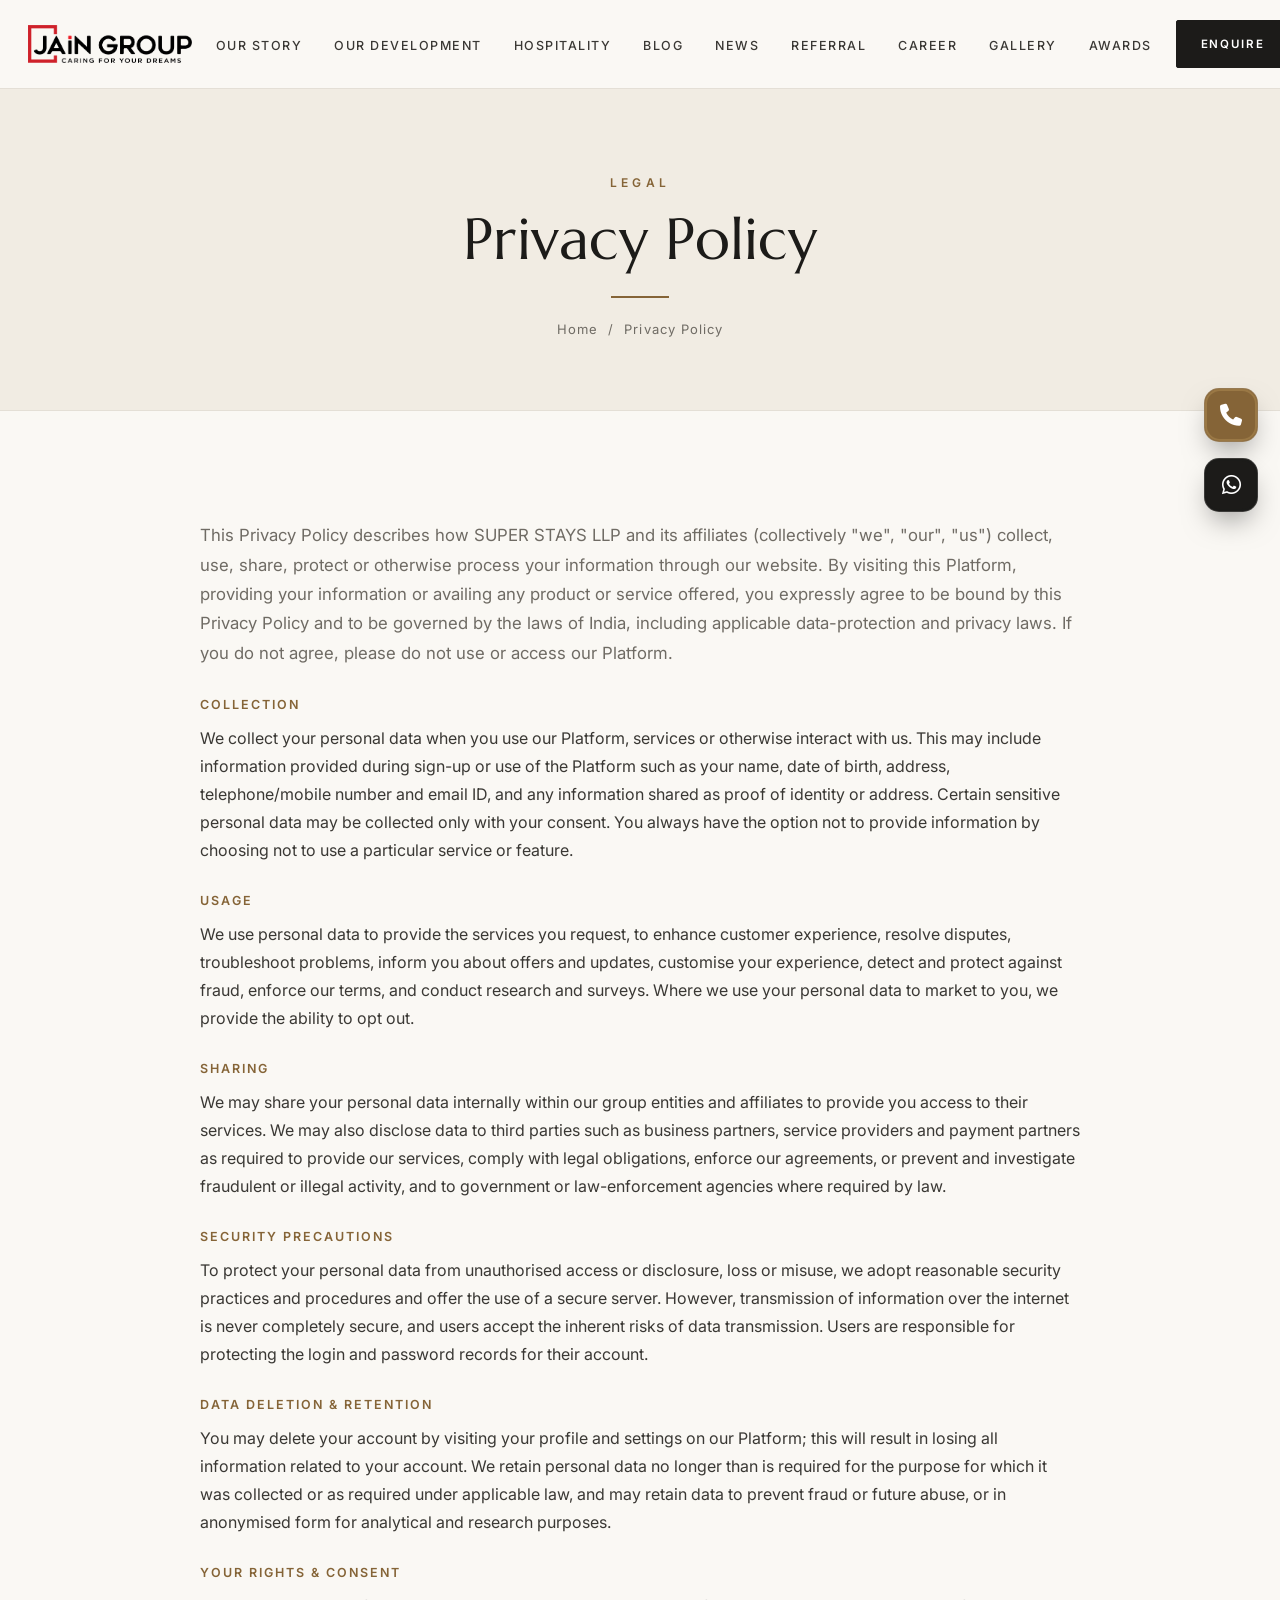
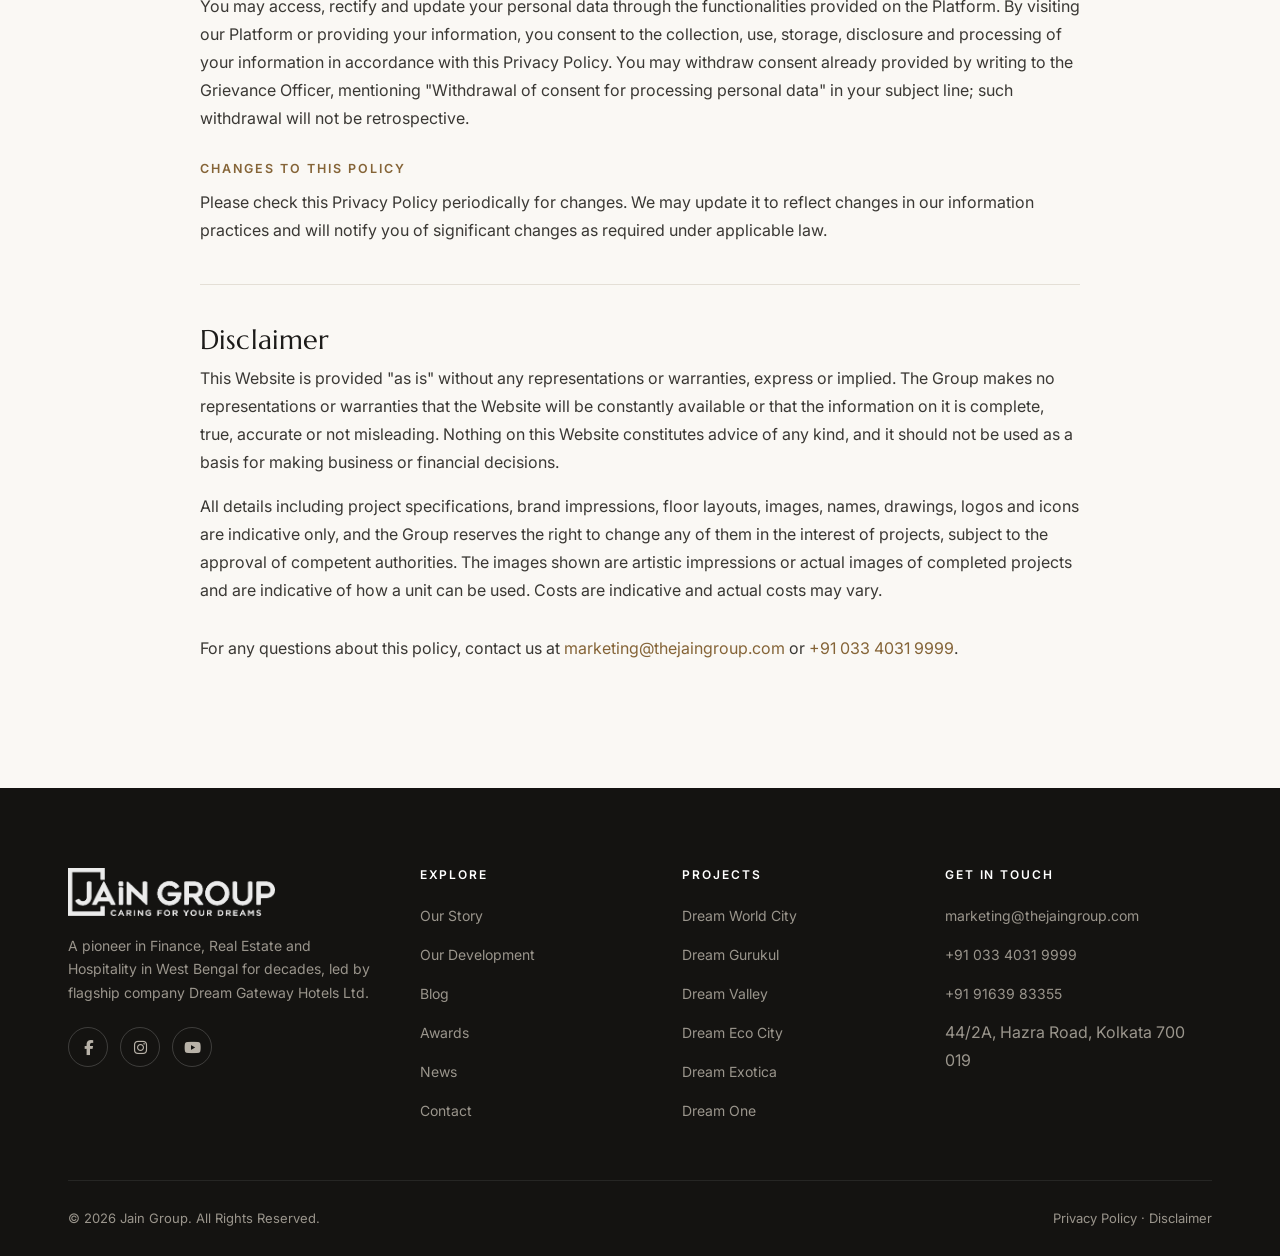
<file: privacy-policy.html>
<!DOCTYPE html>
<html lang="en">
<head>
<meta charset="UTF-8">
<meta name="viewport" content="width=device-width, initial-scale=1">
<title>Privacy Policy | The Jain Group</title>
<meta name="description" content="Privacy Policy for the Jain Group website — how we collect, use, share and protect your information.">
<link rel="preconnect" href="https://fonts.googleapis.com">
<link rel="preconnect" href="https://fonts.gstatic.com" crossorigin>
<link href="https://fonts.googleapis.com/css2?family=Marcellus&family=Inter:wght@400;500;600&display=swap" rel="stylesheet">
<link rel="stylesheet" href="https://cdnjs.cloudflare.com/ajax/libs/font-awesome/6.5.1/css/all.min.css">
<link rel="icon" type="image/png" href="favicon.png">
<meta name="author" content="The Jain Group">
<meta name="robots" content="index, follow">
<link rel="canonical" href="https://thejaingroup.com/privacy-policy.html">
<meta property="og:type" content="website">
<meta property="og:site_name" content="The Jain Group">
<meta property="og:title" content="Privacy Policy | The Jain Group">
<meta property="og:description" content="How the Jain Group collects, uses, shares and protects your information.">
<meta property="og:url" content="https://thejaingroup.com/privacy-policy.html">
<meta property="og:image" content="https://thejaingroup.com/logo.png">
<meta name="twitter:card" content="summary">
<script type="application/ld+json">{"@context":"https://schema.org","@type":"BreadcrumbList","itemListElement":[{"@type":"ListItem","position":1,"name":"Home","item":"https://thejaingroup.com/"},{"@type":"ListItem","position":2,"name":"Privacy Policy","item":"https://thejaingroup.com/privacy-policy.html"}]}</script>
<link rel="stylesheet" href="style.css">
</head>
<body>

<header class="site-header">
  <div class="container nav">
    <a href="index.html" class="brand" aria-label="Jain Group — Home"><img src="logo.png" alt="The Jain Group"></a>
    <nav><ul class="nav-links">
      <li><a href="our-story.html">Our Story</a></li>
      <li><a href="our-development.html">Our Development</a></li>
      <li><a href="hospitality.html">Hospitality</a></li>
      <li><a href="blog.html">Blog</a></li>
      <li><a href="news.html">News</a></li>
      <li><a href="referral.html">Referral</a></li>
      <li><a href="career.html">Career</a></li>
      <li><a href="video-gallery.html">Gallery</a></li>
    <li><a href="awards.html">Awards</a></li></ul></nav>
    <div class="nav-cta"><a href="contact.html" class="btn btn--solid btn--sm">Enquire</a><button class="nav-toggle" aria-label="Menu"><span></span><span></span><span></span></button></div>
  </div>
</header>
<main id="main">
<section class="page-intro">
  <div class="container">
    <span class="eyebrow">Legal</span>
    <h1>Privacy Policy</h1>
    <div class="divider"></div>
    <div class="breadcrumb"><a href="index.html">Home</a> &nbsp;/&nbsp; Privacy Policy</div>
  </div>
</section>

<section class="section">
  <div class="container">
    <div class="legal reveal">
      <p class="lead">This Privacy Policy describes how SUPER STAYS LLP and its affiliates (collectively "we", "our", "us") collect, use, share, protect or otherwise process your information through our website. By visiting this Platform, providing your information or availing any product or service offered, you expressly agree to be bound by this Privacy Policy and to be governed by the laws of India, including applicable data-protection and privacy laws. If you do not agree, please do not use or access our Platform.</p>

      <h3>Collection</h3>
      <p>We collect your personal data when you use our Platform, services or otherwise interact with us. This may include information provided during sign-up or use of the Platform such as your name, date of birth, address, telephone/mobile number and email ID, and any information shared as proof of identity or address. Certain sensitive personal data may be collected only with your consent. You always have the option not to provide information by choosing not to use a particular service or feature.</p>

      <h3>Usage</h3>
      <p>We use personal data to provide the services you request, to enhance customer experience, resolve disputes, troubleshoot problems, inform you about offers and updates, customise your experience, detect and protect against fraud, enforce our terms, and conduct research and surveys. Where we use your personal data to market to you, we provide the ability to opt out.</p>

      <h3>Sharing</h3>
      <p>We may share your personal data internally within our group entities and affiliates to provide you access to their services. We may also disclose data to third parties such as business partners, service providers and payment partners as required to provide our services, comply with legal obligations, enforce our agreements, or prevent and investigate fraudulent or illegal activity, and to government or law-enforcement agencies where required by law.</p>

      <h3>Security Precautions</h3>
      <p>To protect your personal data from unauthorised access or disclosure, loss or misuse, we adopt reasonable security practices and procedures and offer the use of a secure server. However, transmission of information over the internet is never completely secure, and users accept the inherent risks of data transmission. Users are responsible for protecting the login and password records for their account.</p>

      <h3>Data Deletion &amp; Retention</h3>
      <p>You may delete your account by visiting your profile and settings on our Platform; this will result in losing all information related to your account. We retain personal data no longer than is required for the purpose for which it was collected or as required under applicable law, and may retain data to prevent fraud or future abuse, or in anonymised form for analytical and research purposes.</p>

      <h3>Your Rights &amp; Consent</h3>
      <p>You may access, rectify and update your personal data through the functionalities provided on the Platform. By visiting our Platform or providing your information, you consent to the collection, use, storage, disclosure and processing of your information in accordance with this Privacy Policy. You may withdraw consent already provided by writing to the Grievance Officer, mentioning "Withdrawal of consent for processing personal data" in your subject line; such withdrawal will not be retrospective.</p>

      <h3>Changes to this Policy</h3>
      <p>Please check this Privacy Policy periodically for changes. We may update it to reflect changes in our information practices and will notify you of significant changes as required under applicable law.</p>

      <hr class="divider-rule">
      <h2>Disclaimer</h2>
      <p>This Website is provided "as is" without any representations or warranties, express or implied. The Group makes no representations or warranties that the Website will be constantly available or that the information on it is complete, true, accurate or not misleading. Nothing on this Website constitutes advice of any kind, and it should not be used as a basis for making business or financial decisions.</p>
      <p>All details including project specifications, brand impressions, floor layouts, images, names, drawings, logos and icons are indicative only, and the Group reserves the right to change any of them in the interest of projects, subject to the approval of competent authorities. The images shown are artistic impressions or actual images of completed projects and are indicative of how a unit can be used. Costs are indicative and actual costs may vary.</p>

      <p style="margin-top:30px;">For any questions about this policy, contact us at <a href="mailto:marketing@thejaingroup.com" style="color:var(--gold-deep);">marketing@thejaingroup.com</a> or <a href="tel:03340319999" style="color:var(--gold-deep);">+91 033 4031 9999</a>.</p>
    </div>
  </div>
</section>

</main>
<footer class="site-footer">
  <div class="container">
    <div class="footer-top">
      <div>
        <img class="f-logo" src="logo.png" alt="The Jain Group">
        <p>A pioneer in Finance, Real Estate and Hospitality in West Bengal for decades, led by flagship company Dream Gateway Hotels Ltd.</p>
        <div class="social-row">
          <a href="https://www.facebook.com/thejaingroup/" target="_blank" rel="noopener" aria-label="Facebook"><i class="fa-brands fa-facebook-f"></i></a>
          <a href="https://www.instagram.com/jaingroupofficial/" target="_blank" rel="noopener" aria-label="Instagram"><i class="fa-brands fa-instagram"></i></a>
          <a href="https://www.youtube.com/user/marketing2014/videos" target="_blank" rel="noopener" aria-label="YouTube"><i class="fa-brands fa-youtube"></i></a>
        </div>
      </div>
      <div class="footer-col"><h4>Explore</h4><ul><li><a href="our-story.html">Our Story</a></li><li><a href="our-development.html">Our Development</a></li><li><a href="blog.html">Blog</a></li><li><a href="awards.html">Awards</a></li><li><a href="news.html">News</a></li><li><a href="contact.html">Contact</a></li></ul></div>
      <div class="footer-col"><h4>Projects</h4><ul>
        <li><a href="our-development.html">Dream World City</a></li>
        <li><a href="our-development.html">Dream Gurukul</a></li>
        <li><a href="our-development.html">Dream Valley</a></li>
        <li><a href="our-development.html">Dream Eco City</a></li>
        <li><a href="our-development.html">Dream Exotica</a></li>
        <li><a href="our-development.html">Dream One</a></li>
      </ul></div>
      <div class="footer-col"><h4>Get in touch</h4><ul><li><a href="mailto:marketing@thejaingroup.com">marketing@thejaingroup.com</a></li><li><a href="tel:03340319999">+91 033 4031 9999</a></li><li><a href="tel:9163983355">+91 91639 83355</a></li><li>44/2A, Hazra Road, Kolkata 700 019</li></ul></div>
    </div>
    <div class="footer-bottom"><div>© <span id="yr"></span> Jain Group. All Rights Reserved.</div><div><a href="privacy-policy.html">Privacy Policy</a> · <a href="disclaimer.html">Disclaimer</a></div></div>
  </div>
</footer>

<div class="fab-stack">
  <a class="fab fab--call" href="tel:9163983355" aria-label="Call us"><i class="fa-solid fa-phone"></i></a>
  <a class="fab fab--wa" href="https://wa.me/919163983355?text=Interested%20in%20Jain%20Group" target="_blank" rel="noopener" aria-label="WhatsApp"><i class="fa-brands fa-whatsapp"></i></a>
</div>

<script>document.getElementById('yr').textContent=new Date().getFullYear();</script>
<script src="script.js"></script>
</body>
</html>
</file>
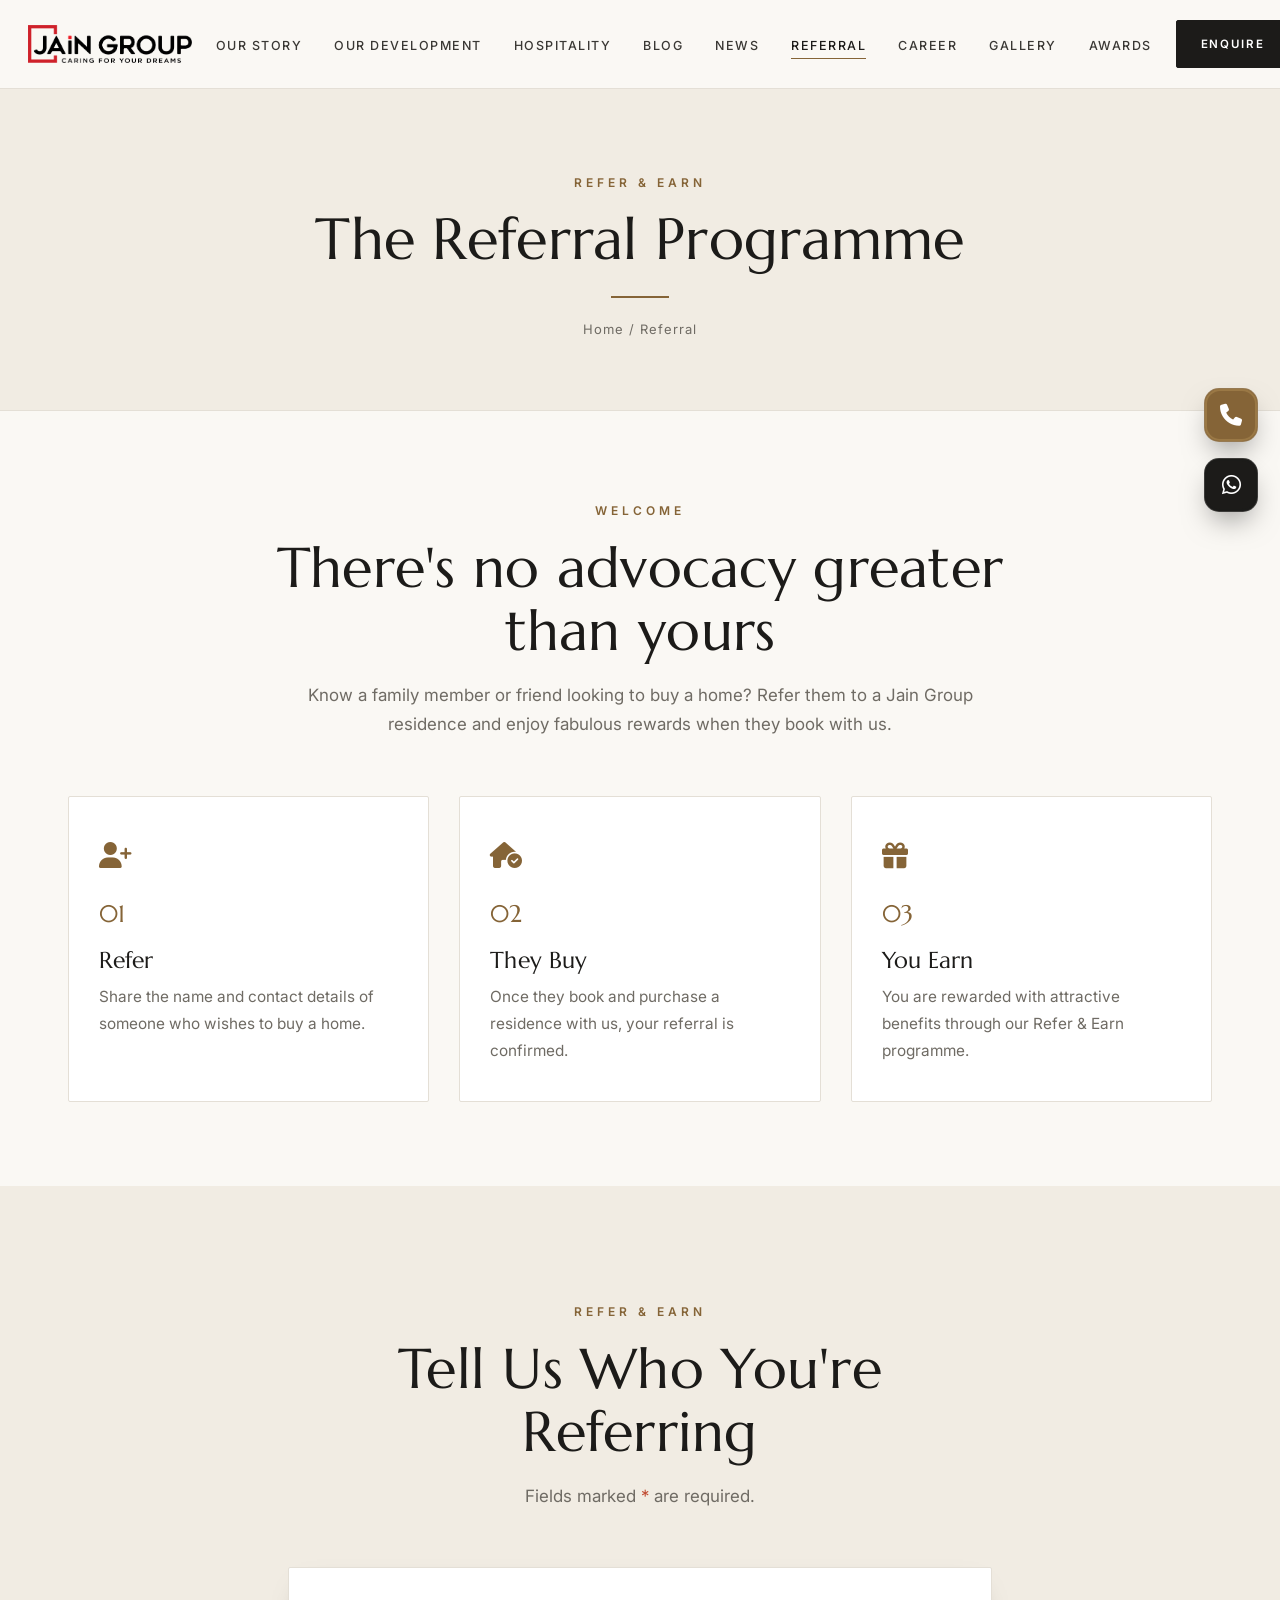
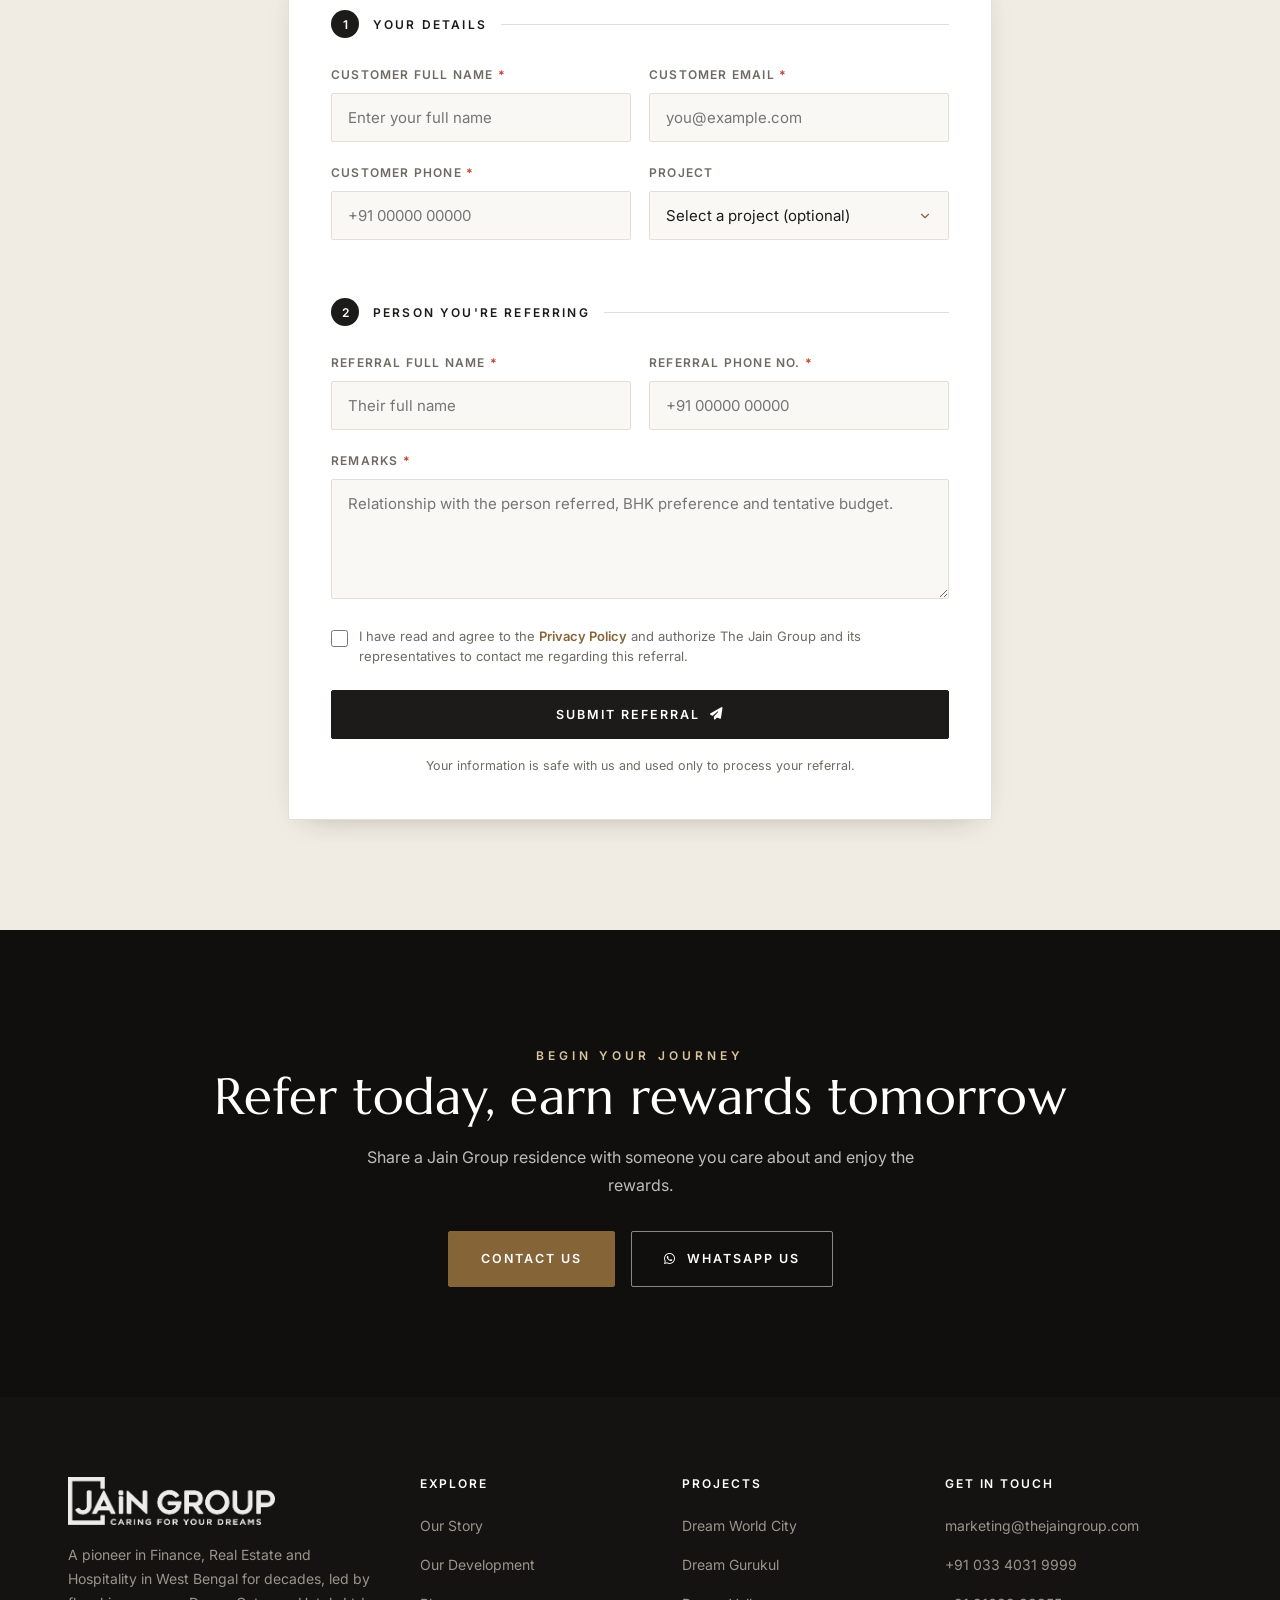
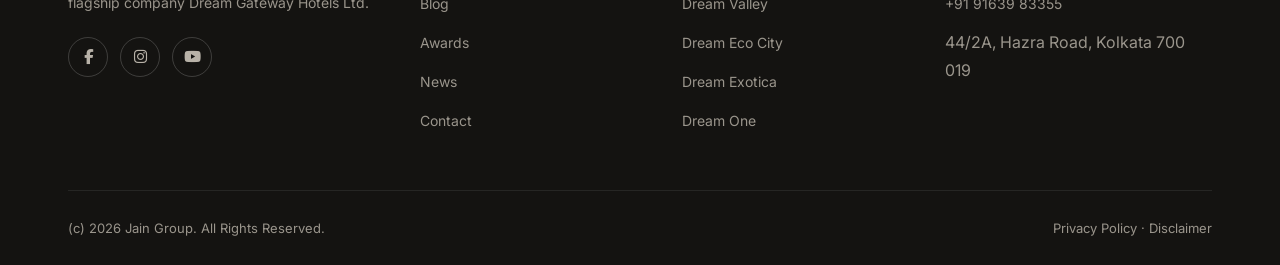
<file: referral.html>
<!DOCTYPE html>
<html lang="en">
<head>
<meta charset="UTF-8">
<meta name="viewport" content="width=device-width, initial-scale=1">
<title>Referral | The Jain Group</title>
<meta name="description" content="Refer your friends and family to a Jain Group residence and earn attractive rewards.">
<link rel="preconnect" href="https://fonts.googleapis.com">
<link rel="preconnect" href="https://fonts.gstatic.com" crossorigin>
<link href="https://fonts.googleapis.com/css2?family=Marcellus&family=Inter:wght@400;500;600&display=swap" rel="stylesheet">
<link rel="stylesheet" href="https://cdnjs.cloudflare.com/ajax/libs/font-awesome/6.5.1/css/all.min.css">
<link rel="icon" type="image/png" href="favicon.png">
<meta name="author" content="The Jain Group">
<meta name="robots" content="index, follow, max-image-preview:large">
<meta name="keywords" content="Jain Group referral, refer and earn real estate, property referral rewards Kolkata">
<link rel="canonical" href="https://thejaingroup.com/referral.html">
<meta property="og:type" content="website">
<meta property="og:site_name" content="The Jain Group">
<meta property="og:title" content="Referral Programme | Refer &amp; Earn | The Jain Group">
<meta property="og:description" content="Refer your friends and family to a Jain Group residence and earn attractive rewards.">
<meta property="og:url" content="https://thejaingroup.com/referral.html">
<meta property="og:image" content="https://thejaingroup.com/images/Dream%20One%201.jpg">
<meta name="twitter:card" content="summary_large_image">
<meta name="twitter:title" content="Referral Programme | The Jain Group">
<meta name="twitter:description" content="Refer friends and family and earn rewards.">
<meta name="twitter:image" content="https://thejaingroup.com/images/Dream%20One%201.jpg">
<script type="application/ld+json">{"@context":"https://schema.org","@type":"BreadcrumbList","itemListElement":[{"@type":"ListItem","position":1,"name":"Home","item":"https://thejaingroup.com/"},{"@type":"ListItem","position":2,"name":"Referral","item":"https://thejaingroup.com/referral.html"}]}</script>
<link rel="stylesheet" href="style.css">
</head>
<body>
<header class="site-header">
  <div class="container nav">
    <a href="index.html" class="brand" aria-label="Jain Group Home"><img src="logo.png" alt="The Jain Group"></a>
    <nav><ul class="nav-links">
      <li><a href="our-story.html">Our Story</a></li>
      <li><a href="our-development.html">Our Development</a></li>
      <li><a href="hospitality.html">Hospitality</a></li>
      <li><a href="blog.html">Blog</a></li>
      <li><a href="news.html">News</a></li>
      <li><a href="referral.html" class="active">Referral</a></li>
      <li><a href="career.html">Career</a></li>
      <li><a href="video-gallery.html">Gallery</a></li>
    <li><a href="awards.html">Awards</a></li></ul></nav>
    <div class="nav-cta"><a href="contact.html" class="btn btn--solid btn--sm">Enquire</a><button class="nav-toggle" aria-label="Menu"><span></span><span></span><span></span></button></div>
  </div>
</header>
<main id="main">
<section class="page-intro">
  <div class="container">
    <span class="eyebrow">Refer &amp; Earn</span>
    <h1>The Referral Programme</h1>
    <div class="divider"></div>
    <div class="breadcrumb"><a href="index.html">Home</a> / Referral</div>
  </div>
</section>
<section class="section section--tight">
  <div class="container">
    <div class="section-head center reveal"><span class="eyebrow">Welcome</span><h2>There's no advocacy greater than yours</h2><p>Know a family member or friend looking to buy a home? Refer them to a Jain Group residence and enjoy fabulous rewards when they book with us.</p></div>
    <div class="grid grid-3">
      <div class="value-card reveal"><div style="font-size:26px;color:var(--gold-deep);margin-bottom:14px;"><i class="fa-solid fa-user-plus"></i></div><span class="num">01</span><h3>Refer</h3><p>Share the name and contact details of someone who wishes to buy a home.</p></div>
      <div class="value-card reveal"><div style="font-size:26px;color:var(--gold-deep);margin-bottom:14px;"><i class="fa-solid fa-house-circle-check"></i></div><span class="num">02</span><h3>They Buy</h3><p>Once they book and purchase a residence with us, your referral is confirmed.</p></div>
      <div class="value-card reveal"><div style="font-size:26px;color:var(--gold-deep);margin-bottom:14px;"><i class="fa-solid fa-gift"></i></div><span class="num">03</span><h3>You Earn</h3><p>You are rewarded with attractive benefits through our Refer &amp; Earn programme.</p></div>
    </div>
  </div>
</section>
<section class="section section--paper2">
  <div class="container" style="max-width:760px;">
    <div class="section-head center reveal"><span class="eyebrow">Refer &amp; Earn</span><h2>Tell Us Who You're Referring</h2><p>Fields marked <span style="color:#c0492f;">*</span> are required.</p></div>
    <form class="form reveal" id="enquiryForm" data-form="referral" novalidate>
      <div class="form-step"><span class="num">1</span><span class="step-label">Your Details</span><span class="line"></span></div>
      <div class="form-row">
        <div class="field"><label>Customer Full Name <span class="req">*</span></label><input type="text" placeholder="Enter your full name" required></div>
        <div class="field"><label>Customer Email <span class="req">*</span></label><input type="email" placeholder="you@example.com" required></div>
      </div>
      <div class="form-row">
        <div class="field"><label>Customer Phone <span class="req">*</span></label><input type="tel" placeholder="+91 00000 00000" required></div>
        <div class="field"><label>Project</label><select>
          <option value="">Select a project (optional)</option>
          <option>Dream World City</option><option>Dream One</option><option>Dream Eco City</option>
          <option>Dream Valley</option><option>Dream Gurukul</option><option>Dream Exotica</option>
          <option>Dream Palazzo</option><option>Dream Diamond</option><option>Other</option>
        </select></div>
      </div>
      <div class="form-step form-step--two"><span class="num">2</span><span class="step-label">Person You're Referring</span><span class="line"></span></div>
      <div class="form-row">
        <div class="field"><label>Referral Full Name <span class="req">*</span></label><input type="text" placeholder="Their full name" required></div>
        <div class="field"><label>Referral Phone No. <span class="req">*</span></label><input type="tel" placeholder="+91 00000 00000" required></div>
      </div>
      <div class="field"><label>Remarks <span class="req">*</span></label><textarea placeholder="Relationship with the person referred, BHK preference and tentative budget." required></textarea></div>
      <label class="form-consent"><input type="checkbox" required><span>I have read and agree to the <a href="privacy-policy.html">Privacy Policy</a> and authorize The Jain Group and its representatives to contact me regarding this referral.</span></label>
      <button type="submit" class="btn btn--solid" style="width:100%;justify-content:center;">Submit Referral <i class="fa-solid fa-paper-plane"></i></button>
      <p class="form-note" style="display:none;margin-top:18px;color:var(--gold-deep);font-weight:600;text-align:center;"></p>
      <p class="form-reassure">Your information is safe with us and used only to process your referral.</p>
    </form>
  </div>
</section>
<section class="section section--ink cta-band" style="background:#100f0d;">
  <div class="container">
    <span class="eyebrow reveal" style="color:#d8c39c;">Begin your journey</span>
    <h2 class="reveal">Refer today, earn rewards tomorrow</h2>
    <p class="reveal">Share a Jain Group residence with someone you care about and enjoy the rewards.</p>
    <div class="actions reveal"><a href="contact.html" class="btn btn--gold">Contact Us</a><a href="https://wa.me/919163983355?text=Interested%20in%20Jain%20Group" target="_blank" rel="noopener" class="btn btn--ghost-light"><i class="fa-brands fa-whatsapp"></i> WhatsApp Us</a></div>
  </div>
</section>
</main>
<footer class="site-footer">
  <div class="container">
    <div class="footer-top">
      <div>
        <img class="f-logo" src="logo.png" alt="The Jain Group">
        <p>A pioneer in Finance, Real Estate and Hospitality in West Bengal for decades, led by flagship company Dream Gateway Hotels Ltd.</p>
        <div class="social-row">
          <a href="https://www.facebook.com/thejaingroup/" target="_blank" rel="noopener" aria-label="Facebook"><i class="fa-brands fa-facebook-f"></i></a>
          <a href="https://www.instagram.com/jaingroupofficial/" target="_blank" rel="noopener" aria-label="Instagram"><i class="fa-brands fa-instagram"></i></a>
          <a href="https://www.youtube.com/user/marketing2014/videos" target="_blank" rel="noopener" aria-label="YouTube"><i class="fa-brands fa-youtube"></i></a>
        </div>
      </div>
      <div class="footer-col"><h4>Explore</h4><ul><li><a href="our-story.html">Our Story</a></li><li><a href="our-development.html">Our Development</a></li><li><a href="blog.html">Blog</a></li><li><a href="awards.html">Awards</a></li><li><a href="news.html">News</a></li><li><a href="contact.html">Contact</a></li></ul></div>
      <div class="footer-col"><h4>Projects</h4><ul><li><a href="our-development.html">Dream World City</a></li><li><a href="our-development.html">Dream Gurukul</a></li><li><a href="our-development.html">Dream Valley</a></li><li><a href="our-development.html">Dream Eco City</a></li><li><a href="our-development.html">Dream Exotica</a></li><li><a href="our-development.html">Dream One</a></li></ul></div>
      <div class="footer-col"><h4>Get in touch</h4><ul><li><a href="mailto:marketing@thejaingroup.com">marketing@thejaingroup.com</a></li><li><a href="tel:03340319999">+91 033 4031 9999</a></li><li><a href="tel:9163983355">+91 91639 83355</a></li><li>44/2A, Hazra Road, Kolkata 700 019</li></ul></div>
    </div>
    <div class="footer-bottom"><div>(c) <span id="yr"></span> Jain Group. All Rights Reserved.</div><div><a href="privacy-policy.html">Privacy Policy</a> &middot; <a href="disclaimer.html">Disclaimer</a></div></div>
  </div>
</footer>
<div class="fab-stack">
  <a class="fab fab--call" href="tel:9163983355" aria-label="Call us"><i class="fa-solid fa-phone"></i></a>
  <a class="fab fab--wa" href="https://wa.me/919163983355?text=Interested%20in%20Jain%20Group" target="_blank" rel="noopener" aria-label="WhatsApp"><i class="fa-brands fa-whatsapp"></i></a>
</div>
<script>document.getElementById('yr').textContent=new Date().getFullYear();</script>
<script src="script.js"></script>
</body>
</html>
                                                                                                                                                                                                                                                                                                                                                            
</file>
<file: style.css>
/* ============================================================
   The Jain Group — Premium redesign v2
   Display: Marcellus · Body: Inter · Refined neutrals
   ============================================================ */

:root {
  --ink:#1c1b19; --ink-soft:#3a3834; --muted:#6f6b64;
  --line:#e4dfd6; --paper:#faf8f4; --paper-2:#f1ece3; --white:#fff;
  --gold:#a9854f; --gold-deep:#856437;
  --shadow:0 18px 50px -25px rgba(28,27,25,.45);
  --shadow-sm:0 10px 30px -18px rgba(28,27,25,.4);
  --serif:"Marcellus",Georgia,"Times New Roman",serif;
  --sans:"Inter",-apple-system,BlinkMacSystemFont,"Segoe UI",sans-serif;
  --container:1200px; --radius:2px; --ease:cubic-bezier(.22,.61,.36,1);
}
*,*::before,*::after{box-sizing:border-box;margin:0;padding:0;-webkit-tap-highlight-color:transparent;}
html{scroll-behavior:smooth;}
:focus{outline:none;}
:focus-visible{outline:2px solid var(--gold-deep);outline-offset:2px;border-radius:2px;}
button,a,input,select,textarea,.tab-btn,.nav-toggle{-webkit-tap-highlight-color:transparent;}
body{font-family:var(--sans);color:var(--ink-soft);background:var(--paper);line-height:1.75;font-size:16px;-webkit-font-smoothing:antialiased;overflow-x:hidden;}
img{max-width:100%;display:block;}
a{color:inherit;text-decoration:none;}
h1,h2,h3,h4{font-family:var(--serif);color:var(--ink);font-weight:400;line-height:1.12;letter-spacing:.005em;}
.container{width:100%;max-width:var(--container);margin:0 auto;padding:0 28px;}
.eyebrow{font-family:var(--sans);font-size:12px;letter-spacing:.34em;text-transform:uppercase;color:var(--gold-deep);font-weight:600;display:inline-block;}

.section{padding:110px 0;}
.section--tight{padding:84px 0;}
.section--paper2{background:var(--paper-2);}
.section--ink{background:var(--ink);color:#d9d4ca;}
.section--ink h1,.section--ink h2,.section--ink h3,.section--ink h4{color:#fff;}
.section-head{max-width:740px;margin-bottom:56px;}
.section-head.center{margin-left:auto;margin-right:auto;text-align:center;}
.section-head h2{font-size:clamp(2.3rem,4.6vw,3.5rem);margin:14px 0 18px;}
.section-head p{color:var(--muted);font-size:1.06rem;}

/* Buttons */
.btn{display:inline-flex;align-items:center;gap:10px;font-family:var(--sans);font-size:12.5px;font-weight:600;letter-spacing:.16em;text-transform:uppercase;padding:16px 32px;border:1px solid var(--ink);color:var(--ink);background:transparent;cursor:pointer;transition:all .35s var(--ease);border-radius:var(--radius);}
.btn:hover{background:var(--ink);color:#fff;}
.btn--solid{background:var(--ink);color:#fff;}
.btn--solid:hover{background:var(--gold-deep);border-color:var(--gold-deep);}
.btn--gold{background:var(--gold-deep);border-color:var(--gold-deep);color:#fff;}
.btn--gold:hover{background:var(--gold);border-color:var(--gold);}
.btn--ghost-light{border-color:rgba(255,255,255,.5);color:#fff;}
.btn--ghost-light:hover{background:#fff;color:var(--ink);border-color:#fff;}
.btn--sm{padding:13px 24px;font-size:11.5px;}
.link-arrow{font-family:var(--sans);font-size:12.5px;font-weight:600;letter-spacing:.14em;text-transform:uppercase;color:var(--ink);display:inline-flex;align-items:center;gap:9px;transition:gap .3s var(--ease),color .3s;}
.link-arrow i{font-size:12px;transition:transform .3s var(--ease);}
.card:hover .link-arrow{color:var(--gold-deep);}
.card:hover .link-arrow i{transform:translateX(5px);}
.link-arrow:hover{color:var(--gold-deep);}
.link-arrow:hover i{transform:translateX(5px);}

/* Header */
.site-header{position:sticky;top:0;z-index:100;background:rgba(250,248,244,.9);backdrop-filter:blur(12px);border-bottom:1px solid var(--line);transition:background .3s,box-shadow .3s;}
.site-header.scrolled{box-shadow:var(--shadow-sm);}
.site-header .container{max-width:none;}
.nav{display:flex;align-items:center;justify-content:space-between;height:88px;gap:24px;}
.nav>nav{flex:1;display:flex;justify-content:center;}
.brand{display:flex;align-items:center;flex-shrink:0;}
.brand img{height:38px;width:auto;}
.nav-links{display:flex;align-items:center;gap:32px;list-style:none;}
.nav-toggle.open span:nth-child(1){transform:translateY(7px) rotate(45deg);}
.nav-toggle.open span:nth-child(2){opacity:0;}
.nav-toggle.open span:nth-child(3){transform:translateY(-7px) rotate(-45deg);}
.nav-links a{font-family:var(--sans);font-size:12.5px;font-weight:500;letter-spacing:.12em;text-transform:uppercase;color:var(--ink-soft);position:relative;padding:6px 0;transition:color .25s;white-space:nowrap;}
.nav-links a::after{content:"";position:absolute;left:0;bottom:0;width:0;height:1px;background:var(--gold-deep);transition:width .3s var(--ease);}
.nav-links a:hover,.nav-links a.active{color:var(--ink);}
.nav-links a:hover::after,.nav-links a.active::after{width:100%;}
.nav-cta{display:flex;align-items:center;gap:16px;}
.nav-toggle{display:none;flex-direction:column;gap:5px;background:none;border:none;cursor:pointer;padding:8px;}
.nav-toggle span{width:24px;height:2px;background:var(--ink);transition:.3s;}

/* Hero — clean image, no overlay text */
.hero{position:relative;height:90vh;min-height:560px;overflow:hidden;}
.hero img{width:100%;height:100%;object-fit:cover;}
.hero::after{content:"";position:absolute;inset:0;background:linear-gradient(180deg,rgba(20,19,17,.12) 0%,rgba(20,19,17,0) 30%,rgba(20,19,17,.28) 100%);}
.hero__cue{position:absolute;left:50%;bottom:26px;transform:translateX(-50%);z-index:2;color:rgba(255,255,255,.85);font-size:20px;animation:bob 2s var(--ease) infinite;}
@keyframes bob{0%,100%{transform:translate(-50%,0);}50%{transform:translate(-50%,8px);}}

/* Page intro (subpages) — no photo, refined */
.page-intro{background:var(--paper-2);border-bottom:1px solid var(--line);padding:78px 0 70px;text-align:center;}
.page-intro h1{font-size:clamp(2.2rem,4.6vw,3.6rem);margin-top:12px;}
.page-intro .divider{width:58px;height:2px;background:var(--gold-deep);margin:24px auto 0;}
.breadcrumb{font-size:13px;letter-spacing:.08em;color:var(--muted);margin-top:20px;}
.breadcrumb a:hover{color:var(--ink);}

/* Cards */
.grid{display:grid;gap:30px;}
.grid-3{grid-template-columns:repeat(3,1fr);}
.grid-2{grid-template-columns:repeat(2,1fr);}
.card{background:var(--white);border:1px solid var(--line);border-radius:var(--radius);overflow:hidden;transition:transform .45s var(--ease),box-shadow .45s var(--ease);display:flex;flex-direction:column;color:inherit;}
.card:hover{transform:translateY(-6px);box-shadow:var(--shadow);}
.card__media{position:relative;aspect-ratio:4/3;overflow:hidden;}
.card__media img{width:100%;height:100%;object-fit:cover;transition:transform .8s var(--ease);}
.card:hover .card__media img{transform:scale(1.06);}
.card__tag{position:absolute;top:16px;left:16px;background:rgba(255,255,255,.92);color:var(--ink);font-size:10.5px;letter-spacing:.14em;text-transform:uppercase;font-weight:600;padding:7px 13px;border-radius:2px;}
.card__tag--sold{background:var(--ink);color:#fff;}
.card__body{padding:26px 26px 28px;display:flex;flex-direction:column;flex:1;}
.card__body h3{font-size:1.7rem;margin-bottom:4px;}
.card__loc{font-size:13px;color:var(--muted);letter-spacing:.04em;margin-bottom:16px;}
.card__meta{list-style:none;border-top:1px solid var(--line);padding-top:16px;margin-bottom:20px;display:grid;gap:8px;}
.card__meta li{display:flex;justify-content:space-between;font-size:13.5px;gap:14px;}
.card__meta li span:first-child{color:var(--muted);}
.card__meta li span:last-child{color:var(--ink);font-weight:500;text-align:right;}
.card__price{font-family:var(--serif);font-size:1.4rem;color:var(--gold-deep);margin-bottom:18px;}
.card .link-arrow{margin-top:auto;}

/* Horizontal scroller (Exclusive Offers) */
.scroller{position:relative;}
.scroller-head{display:flex;justify-content:space-between;align-items:flex-end;gap:24px;margin-bottom:34px;flex-wrap:wrap;}
.scroller-controls{display:flex;gap:10px;}
.scroller-controls button{width:48px;height:48px;border-radius:50%;border:1px solid var(--line);background:var(--white);color:var(--ink);cursor:pointer;font-size:15px;display:flex;align-items:center;justify-content:center;transition:.25s;}
.scroller-controls button:hover{background:var(--ink);color:#fff;border-color:var(--ink);}
.offers-track{display:flex;gap:26px;overflow-x:auto;scroll-snap-type:x mandatory;padding:6px 2px 24px;scroll-behavior:smooth;-webkit-overflow-scrolling:touch;}
.offers-track::-webkit-scrollbar{height:5px;}
.offers-track::-webkit-scrollbar-track{background:var(--line);border-radius:10px;}
.offers-track::-webkit-scrollbar-thumb{background:var(--gold-deep);border-radius:10px;}
.offers-track .card{flex:0 0 350px;scroll-snap-align:start;}
@media (max-width:480px){.offers-track .card{flex:0 0 84%;}}

/* Feature split */
.feature-split{display:grid;grid-template-columns:1.05fr .95fr;gap:64px;align-items:center;}
.feature-split__media{position:relative;}
.feature-split__media img{border-radius:var(--radius);box-shadow:var(--shadow);aspect-ratio:4/3;object-fit:cover;width:100%;}
.feature-split__media .badge{position:absolute;bottom:-28px;right:-10px;background:var(--ink);color:#fff;padding:26px 30px;border-radius:var(--radius);box-shadow:var(--shadow);}
.feature-split__media .badge .n{font-family:var(--serif);font-size:2.6rem;line-height:1;color:#fff;}
.feature-split__media .badge .l{font-size:11px;letter-spacing:.16em;text-transform:uppercase;color:rgba(255,255,255,.75);margin-top:6px;}
.feature-split h2{font-size:clamp(2rem,4vw,3rem);margin:14px 0 22px;}
.feature-split p{color:var(--muted);margin-bottom:18px;}

/* Legacy section (icons) — light treatment */
.legacy{display:grid;grid-template-columns:repeat(4,1fr);gap:28px;}
.legacy .item{text-align:center;padding:18px 14px;}
.legacy .ic{width:78px;height:78px;border-radius:50%;border:1px solid var(--line);background:var(--white);display:flex;align-items:center;justify-content:center;margin:0 auto 22px;color:var(--gold-deep);font-size:27px;transition:.35s var(--ease);box-shadow:var(--shadow-sm);}
.legacy .item:hover .ic{background:var(--gold-deep);border-color:var(--gold-deep);color:#fff;transform:translateY(-4px);}
.legacy .n{font-family:var(--serif);font-size:clamp(2.4rem,4vw,3.3rem);color:var(--ink);line-height:1;}
.legacy .l{font-size:12px;letter-spacing:.16em;text-transform:uppercase;color:var(--muted);margin-top:12px;}

/* Why Jain Group */
.why-grid{gap:44px 30px;}
.why-item{padding:4px 2px;}
.why-ic{width:64px;height:64px;border-radius:50%;border:1px solid rgba(255,255,255,.16);display:flex;align-items:center;justify-content:center;color:var(--gold);font-size:25px;margin-bottom:22px;transition:.35s var(--ease);}
.why-item:hover .why-ic{background:var(--gold-deep);border-color:var(--gold-deep);color:#fff;transform:translateY(-5px);}
.why-item h3{font-size:1.5rem;margin-bottom:10px;}
.why-item p{color:rgba(255,255,255,.66);font-size:.97rem;line-height:1.7;}

/* Awards & Recognition */
.awards-grid{gap:30px;}
.award-card{background:var(--white);border:1px solid var(--line);border-radius:var(--radius);padding:40px 30px;text-align:center;transition:transform .4s var(--ease),box-shadow .4s var(--ease);}
.award-card:hover{transform:translateY(-6px);box-shadow:var(--shadow);}
.award-ic{width:68px;height:68px;border-radius:50%;background:var(--paper-2);color:var(--gold-deep);display:flex;align-items:center;justify-content:center;font-size:28px;margin:0 auto 20px;transition:.35s var(--ease);}
.award-card:hover .award-ic{background:var(--gold-deep);color:#fff;transform:translateY(-3px);}
.award-year{font-family:var(--sans);font-size:11.5px;letter-spacing:.2em;text-transform:uppercase;color:var(--gold-deep);font-weight:600;margin-bottom:8px;}
.award-card h3{font-size:1.4rem;margin-bottom:8px;line-height:1.2;}
.award-card p{color:var(--muted);font-size:.95rem;}

/* Blog listing */
.blog-card .card__media{aspect-ratio:16/10;}
.blog-card .card__tag{background:rgba(20,19,17,.82);color:#fff;}
.blog-date{font-size:11.5px;letter-spacing:.12em;text-transform:uppercase;color:var(--gold-deep);font-weight:600;margin-bottom:10px;}
.blog-card h3{font-size:1.4rem;line-height:1.22;margin-bottom:10px;}
.blog-excerpt{color:var(--muted);font-size:.95rem;margin-bottom:18px;line-height:1.65;}
.blog-empty{text-align:center;color:var(--muted);padding:40px 0;}
.blog-card{animation:cardIn .5s var(--ease);}
@keyframes cardIn{from{opacity:0;transform:translateY(16px);}to{opacity:1;transform:none;}}
.blog-pagination{display:flex;justify-content:center;gap:8px;margin-top:54px;flex-wrap:wrap;}
.page-btn{min-width:44px;height:44px;border:1px solid var(--line);background:var(--white);color:var(--ink-soft);font-family:var(--sans);font-size:14px;font-weight:500;border-radius:2px;cursor:pointer;display:flex;align-items:center;justify-content:center;transition:.2s;padding:0 12px;}
.page-btn:hover:not(:disabled){border-color:var(--gold-deep);color:var(--gold-deep);}
.page-btn.active{background:var(--ink);color:#fff;border-color:var(--ink);}
.page-btn:disabled{opacity:.4;cursor:not-allowed;}

/* Blog post */
.post-wrap{max-width:820px;margin:0 auto;}
.post-cover{width:100%;aspect-ratio:16/9;object-fit:cover;border-radius:var(--radius);box-shadow:var(--shadow-sm);margin-bottom:34px;}
.post-tag{display:inline-block;font-size:12px;letter-spacing:.14em;text-transform:uppercase;color:var(--gold-deep);font-weight:600;margin-bottom:14px;}
.post-title{font-size:clamp(2rem,4.6vw,3rem);line-height:1.12;margin-bottom:16px;}
.post-meta{font-size:13.5px;letter-spacing:.04em;color:var(--muted);border-bottom:1px solid var(--line);padding-bottom:24px;margin-bottom:32px;}
.post-body p{font-size:1.08rem;line-height:1.85;color:var(--ink-soft);margin-bottom:22px;}
.post-body h3{font-size:1.5rem;margin:36px 0 14px;}
.post-body ul{margin:0 0 22px 22px;}
.post-body li{margin-bottom:10px;color:var(--ink-soft);line-height:1.8;font-size:1.05rem;}
.post-back{margin-top:40px;}

/* Tabs */
.tabs{display:flex;flex-wrap:wrap;gap:8px;border-bottom:1px solid var(--line);margin-bottom:44px;}
.tab-btn{font-family:var(--sans);font-size:12.5px;font-weight:600;letter-spacing:.12em;text-transform:uppercase;padding:16px 22px;background:none;border:none;border-bottom:2px solid transparent;color:var(--muted);cursor:pointer;transition:.25s;}
.tab-btn:hover{color:var(--ink);}
.tab-btn.active{color:var(--ink);border-color:var(--gold-deep);}
.tab-panel{display:none;animation:fade .5s var(--ease);}
.tab-panel.active{display:block;}
@keyframes fade{from{opacity:0;transform:translateY(10px);}to{opacity:1;transform:none;}}

/* Testimonials — brick layout (3 + 2 centered) */
.quote-grid{display:flex;flex-wrap:wrap;justify-content:center;gap:28px;}
.quote{flex:0 1 calc(33.333% - 19px);background:var(--white);border:1px solid var(--line);border-radius:var(--radius);padding:38px 32px;position:relative;}
.quote .mark{font-family:var(--serif);font-size:4rem;line-height:.6;color:var(--paper-2);position:absolute;top:26px;right:26px;}
.quote p{font-size:1.02rem;color:var(--ink-soft);margin-bottom:22px;position:relative;z-index:1;}
.quote .who{font-family:var(--serif);font-size:1.2rem;color:var(--ink);}
.quote .role{font-size:12.5px;color:var(--muted);}

/* Timeline */
.timeline{position:relative;max-width:860px;margin:0 auto;}
.timeline::before{content:"";position:absolute;left:120px;top:0;bottom:0;width:1px;background:var(--line);}
.tl-item{position:relative;padding:0 0 40px 170px;}
.tl-item::before{content:"";position:absolute;left:114px;top:6px;width:13px;height:13px;border-radius:50%;background:var(--gold-deep);box-shadow:0 0 0 5px var(--paper);}
.tl-year{position:absolute;left:0;top:0;font-family:var(--serif);font-size:1.7rem;color:var(--ink);width:100px;text-align:right;}
.tl-item p{color:var(--ink-soft);}

/* News */
.news-item{display:grid;grid-template-columns:150px 1fr;gap:28px;padding:30px 0;border-top:1px solid var(--line);align-items:start;}
.news-item:last-child{border-bottom:1px solid var(--line);}
.news-date{font-size:13px;letter-spacing:.08em;text-transform:uppercase;color:var(--gold-deep);font-weight:600;padding-top:5px;}
.news-item h3{font-size:1.55rem;margin-bottom:10px;}
.news-item p{color:var(--muted);margin-bottom:14px;}

/* Leadership */
.leader{display:grid;grid-template-columns:280px 1fr;gap:40px;align-items:start;margin-bottom:52px;}
.leader img{aspect-ratio:3/4;object-fit:cover;border-radius:var(--radius);box-shadow:var(--shadow-sm);}
.leader h3{font-size:1.9rem;}
.leader .pos{font-size:12.5px;letter-spacing:.14em;text-transform:uppercase;color:var(--gold-deep);font-weight:600;margin:6px 0 18px;}
.leader p{color:var(--ink-soft);margin-bottom:14px;}

/* Value cards */
.value-card{background:var(--white);border:1px solid var(--line);padding:36px 30px;border-radius:var(--radius);}
.value-card .num{font-family:var(--serif);font-size:1.5rem;color:var(--gold-deep);}
.value-card h3{font-size:1.45rem;margin:12px 0 12px;}
.value-card p{color:var(--muted);font-size:.96rem;}

/* Hotel */
.hotel{display:grid;grid-template-columns:1fr 1fr;gap:56px;align-items:center;margin-bottom:90px;}
.hotel:last-child{margin-bottom:0;}
.hotel.reverse .hotel__media{order:2;}
.hotel__media img{border-radius:var(--radius);box-shadow:var(--shadow);aspect-ratio:4/3;object-fit:cover;width:100%;}
.hotel h3{font-size:2.1rem;margin:12px 0 18px;}
.hotel p{color:var(--ink-soft);margin-bottom:18px;}

/* Contact */
.contact-grid{display:grid;grid-template-columns:1fr 1.1fr;gap:60px;}
.contact-info .ci-block{padding:22px 0;border-bottom:1px solid var(--line);}
.contact-info .ci-block:first-child{padding-top:0;}
.contact-info .ci-label{font-size:12px;letter-spacing:.16em;text-transform:uppercase;color:var(--gold-deep);font-weight:600;margin-bottom:6px;}
.contact-info .ci-value{font-size:1.05rem;color:var(--ink);}
.form{background:var(--white);border:1px solid var(--line);padding:42px;border-radius:var(--radius);box-shadow:var(--shadow-sm);}
.form-row{display:grid;grid-template-columns:1fr 1fr;gap:18px;}
.field{margin-bottom:20px;}
.field label{display:block;font-size:12px;letter-spacing:.1em;text-transform:uppercase;color:var(--muted);margin-bottom:8px;font-weight:600;}
.field input,.field select,.field textarea{width:100%;padding:14px 16px;border:1px solid var(--line);background:var(--paper);font-family:var(--sans);font-size:15px;color:var(--ink);border-radius:var(--radius);transition:border .25s;}
.field input:focus,.field select:focus,.field textarea:focus{outline:none;border-color:var(--gold-deep);}
.field textarea{resize:vertical;min-height:120px;}
.field label .req{color:#c0492f;font-weight:700;}
/* File input */
.field input[type=file]{padding:9px 12px;cursor:pointer;color:var(--muted);font-size:13.5px;}
.field input[type=file]::file-selector-button{font-family:var(--sans);font-size:11px;font-weight:600;letter-spacing:.1em;text-transform:uppercase;color:#fff;background:var(--ink);border:none;padding:10px 18px;border-radius:2px;margin-right:14px;cursor:pointer;transition:background .25s;}
.field input[type=file]::file-selector-button:hover{background:var(--gold-deep);}
/* Form steps (numbered) */
.form-step{display:flex;align-items:center;gap:14px;margin:0 0 26px;}
.form-step+.form-row,.form-step+.field{margin-top:0;}
.form-step .num{width:28px;height:28px;border-radius:50%;background:var(--ink);color:#fff;font-size:12px;font-weight:600;display:flex;align-items:center;justify-content:center;flex-shrink:0;}
.form-step .step-label{font-family:var(--sans);font-size:12px;letter-spacing:.18em;text-transform:uppercase;color:var(--ink);font-weight:600;white-space:nowrap;}
.form-step .line{flex:1;height:1px;background:var(--line);}
.form-step--two{margin-top:38px;}
.form-consent{display:flex;gap:11px;align-items:flex-start;margin:6px 0 24px;font-size:13px;color:var(--muted);line-height:1.5;}
.form-consent input{margin-top:3px;width:17px;height:17px;flex-shrink:0;accent-color:var(--gold-deep);}
.form-consent a{color:var(--gold-deep);font-weight:600;}
.form-reassure{text-align:center;font-size:12.5px;color:var(--muted);margin-top:16px;}
/* Validation */
.field.invalid input,.field.invalid select,.field.invalid textarea{border-color:#c0492f;background:#fdf6f4;}
.field-error{color:#c0492f;font-size:12.5px;margin-top:7px;display:block;font-weight:500;}
.form-consent.invalid input{outline:2px solid #c0492f;outline-offset:2px;}
.consent-error{margin:-16px 0 20px;}
/* Custom select dropdown */
.field select{appearance:none;-webkit-appearance:none;-moz-appearance:none;background-image:url("data:image/svg+xml;utf8,<svg xmlns='http://www.w3.org/2000/svg' width='14' height='14' viewBox='0 0 24 24' fill='none' stroke='%23856437' stroke-width='2' stroke-linecap='round' stroke-linejoin='round'><path d='M6 9l6 6 6-6'/></svg>");background-repeat:no-repeat;background-position:right 16px center;padding-right:42px;cursor:pointer;}
.field select:hover{border-color:#c9bfa8;}
/* Thank-you screen */
.thankyou{position:fixed;inset:0;z-index:200;background:var(--paper);display:flex;align-items:center;justify-content:center;text-align:center;opacity:0;visibility:hidden;transition:opacity .6s ease;padding:24px;}
.thankyou.show{opacity:1;visibility:visible;}
.thankyou .inner{max-width:540px;}
.thankyou .check{width:88px;height:88px;border-radius:50%;background:var(--gold-deep);color:#fff;font-size:38px;display:flex;align-items:center;justify-content:center;margin:0 auto 26px;box-shadow:var(--shadow);animation:tyPop .55s var(--ease);}
.thankyou .eyebrow{margin-bottom:14px;}
.thankyou h2{font-size:clamp(2.2rem,5vw,3.4rem);margin-bottom:16px;}
.thankyou p{color:var(--muted);font-size:1.08rem;margin-bottom:32px;line-height:1.7;}
@keyframes tyPop{0%{transform:scale(.5);opacity:0;}60%{transform:scale(1.08);}100%{transform:scale(1);opacity:1;}}

/* CTA band */
.cta-band{text-align:center;}
.cta-band h2{font-size:clamp(2rem,4vw,3.2rem);margin-bottom:18px;}
.cta-band p{color:rgba(255,255,255,.72);max-width:560px;margin:0 auto 32px;}
.cta-band .actions{display:flex;gap:16px;justify-content:center;flex-wrap:wrap;}

/* Footer */
.site-footer{background:#141311;color:#9a958c;padding:80px 0 0;}
.footer-top{display:grid;grid-template-columns:1.4fr 1fr 1fr 1.2fr;gap:40px;padding-bottom:56px;border-bottom:1px solid rgba(255,255,255,.08);}
.footer-top .f-logo{height:48px;width:auto;margin-bottom:18px;filter:brightness(0) invert(1);opacity:.92;}
.footer-top p{font-size:14px;line-height:1.7;}
.footer-col h4{color:#fff;font-family:var(--sans);font-size:12px;letter-spacing:.16em;text-transform:uppercase;margin-bottom:20px;font-weight:600;}
.footer-col ul{list-style:none;display:grid;gap:11px;}
.footer-col a{font-size:14px;transition:color .25s;}
.footer-col a:hover{color:#fff;}
.social-row{display:flex;gap:12px;margin-top:22px;}
.social-row a{width:40px;height:40px;border:1px solid rgba(255,255,255,.18);border-radius:50%;display:flex;align-items:center;justify-content:center;color:#b8b2a8;font-size:15px;transition:.25s;}
.social-row a:hover{background:var(--gold-deep);border-color:var(--gold-deep);color:#fff;transform:translateY(-2px);}
.footer-bottom{display:flex;justify-content:space-between;align-items:center;padding:26px 0;font-size:13px;flex-wrap:wrap;gap:12px;}
.footer-bottom a:hover{color:#fff;}

/* Floating action stack (Call + WhatsApp) — site palette, animated */
.fab-stack{position:fixed;right:22px;top:50%;transform:translateY(-50%);z-index:96;display:flex;flex-direction:column;gap:16px;}
.fab{position:relative;width:54px;height:54px;border-radius:15px;display:flex;align-items:center;justify-content:center;font-size:22px;color:#fff;border:1px solid rgba(255,255,255,.14);box-shadow:0 14px 30px -10px rgba(0,0,0,.5);transition:all .3s var(--ease);}
.fab--call{background:var(--gold-deep);}
.fab--wa{background:#1c1b19;}
.fab:hover{transform:translateY(-3px) scale(1.06);}
.fab--call:hover{background:var(--gold);}
.fab--wa:hover{background:#000;}
.fab i{position:relative;z-index:1;animation:fabBob 2.6s ease-in-out infinite;}
.fab--wa i{animation-delay:.5s;}
.fab::before{content:"";position:absolute;inset:0;border-radius:15px;border:2px solid var(--gold);opacity:.6;animation:fabPulse 2.4s var(--ease) infinite;pointer-events:none;}
.fab--wa::before{border-color:#1c1b19;}
@keyframes fabPulse{0%{transform:scale(1);opacity:.6;}70%{transform:scale(1.4);opacity:0;}100%{opacity:0;}}
@keyframes fabBob{0%,100%{transform:translateY(0);}50%{transform:translateY(-3px);}}
@media (prefers-reduced-motion:reduce){.fab::before,.fab i{animation:none;}}

/* Legal / document pages */
.legal{max-width:880px;margin:0 auto;overflow-wrap:break-word;}
.legal h2{font-size:1.7rem;margin:40px 0 8px;}
.legal .lead{color:var(--muted);font-size:1.05rem;margin-bottom:24px;}
.legal h3{font-family:var(--sans);font-weight:600;font-size:12.5px;letter-spacing:.16em;text-transform:uppercase;color:var(--gold-deep);margin:30px 0 12px;}
.legal p{color:var(--ink-soft);margin-bottom:16px;}
.legal ul,.legal ol{margin:0 0 18px 22px;color:var(--ink-soft);}
.legal li{margin-bottom:9px;}
.legal .divider-rule{height:1px;background:var(--line);margin:40px 0;border:none;}

/* Reveal */
.reveal{opacity:0;transform:translateY(28px);transition:opacity .8s var(--ease),transform .8s var(--ease);}
.reveal.in{opacity:1;transform:none;}

/* ===================== RESPONSIVE ===================== */

/* Smaller desktops / large laptops — tighten nav spacing */
@media (max-width:1180px) and (min-width:1025px){
  .nav-links{gap:22px;}
  .nav-links a{font-size:11.5px;}
}

/* Tablet & below — premium hamburger menu */
@media (max-width:1024px){
  .nav>nav{flex:0 0 auto;}
  .nav-toggle{display:flex;}
  .nav-links{
    position:fixed;left:0;right:0;top:88px;flex-direction:column;align-items:stretch;
    background:var(--paper);padding:14px 26px 34px;gap:0;border-top:1px solid var(--line);border-bottom:1px solid var(--line);
    opacity:0;visibility:hidden;transform:translateY(-10px);
    transition:opacity .3s var(--ease),transform .35s var(--ease),visibility 0s linear .3s;
    box-shadow:var(--shadow);height:auto;max-height:calc(100vh - 88px);overflow-y:auto;z-index:99;
  }
  .nav-links.open{opacity:1;visibility:visible;transform:translateY(0);transition:opacity .3s var(--ease),transform .35s var(--ease),visibility 0s;}
  .nav-links a{
    display:flex;align-items:center;padding:20px 16px;width:100%;border-bottom:1px solid var(--line);
    font-size:15px;letter-spacing:.12em;color:var(--ink-soft);border-radius:2px;transition:background .25s,color .25s,padding .25s;
  }
  .nav-links a:hover{background:var(--paper-2);color:var(--ink);padding-left:22px;}
  .nav-links a::after{display:none;}
  .nav-links a.active{color:var(--gold-deep);box-shadow:inset 3px 0 0 var(--gold-deep);padding-left:22px;}
  .nav-links li:last-child a{border-bottom:none;}
  .grid-3{grid-template-columns:repeat(2,1fr);}
  .feature-split,.hotel,.contact-grid{grid-template-columns:1fr;gap:44px;}
  .hotel.reverse .hotel__media{order:0;}
  .footer-top{grid-template-columns:1fr 1fr;gap:36px 30px;}
  .leader{grid-template-columns:1fr;max-width:440px;}
  .timeline::before{left:8px;}
  .tl-item{padding-left:44px;}
  .tl-item::before{left:2px;}
  .tl-year{position:static;width:auto;text-align:left;margin-bottom:6px;}
}

/* Small tablet */
@media (max-width:860px){
  .quote{flex-basis:calc(50% - 14px);}
  .legacy{grid-template-columns:repeat(2,1fr);gap:44px 20px;}
  .fab{width:48px;height:48px;font-size:18px;}
  /* Story tabs: horizontal scroll, neatly aligned */
  .tabs{flex-wrap:nowrap;overflow-x:auto;gap:0;margin-bottom:32px;-webkit-overflow-scrolling:touch;scrollbar-width:none;}
  .tabs::-webkit-scrollbar{height:0;display:none;}
  .tab-btn{white-space:nowrap;padding:14px 16px;font-size:11.5px;flex:0 0 auto;}
}

/* Mobile */
@media (max-width:760px){
  .grid-3,.grid-2,.news-item,.form-row{grid-template-columns:1fr;}
  .quote{flex-basis:100%;}
  .news-item{gap:4px;}
  .section{padding:66px 0;}
  .section-head{margin-bottom:40px;}
  .hero{height:62vh;min-height:440px;}
  .feature-split__media .badge{right:0;bottom:-22px;padding:20px 24px;}
  .feature-split__media .badge .n{font-size:2.1rem;}
  .container{padding:0 20px;}
  .nav{height:72px;}
  .nav-links{top:72px;max-height:calc(100vh - 72px);}
  .form{padding:30px 22px;}
  .scroller-head{align-items:flex-start;}
  .fab-stack{right:12px;gap:13px;}
  .fab{width:46px;height:46px;font-size:17px;}
  .footer-bottom{flex-direction:column;align-items:flex-start;gap:10px;}
  .legal h2{font-size:1.45rem;}
  .form-step .step-label{letter-spacing:.12em;font-size:11px;}
}

/* Small mobile */
@media (max-width:430px){
  .brand img{height:32px;}
  .nav-cta .btn{padding:11px 16px;font-size:10.5px;letter-spacing:.1em;}
  .offers-track .card{flex:0 0 86%;}
  .legacy{grid-template-columns:1fr 1fr;gap:34px 16px;}
  .footer-top{grid-template-columns:1fr;gap:30px;}
  h1,.page-intro h1{word-break:break-word;}
}
</file>
